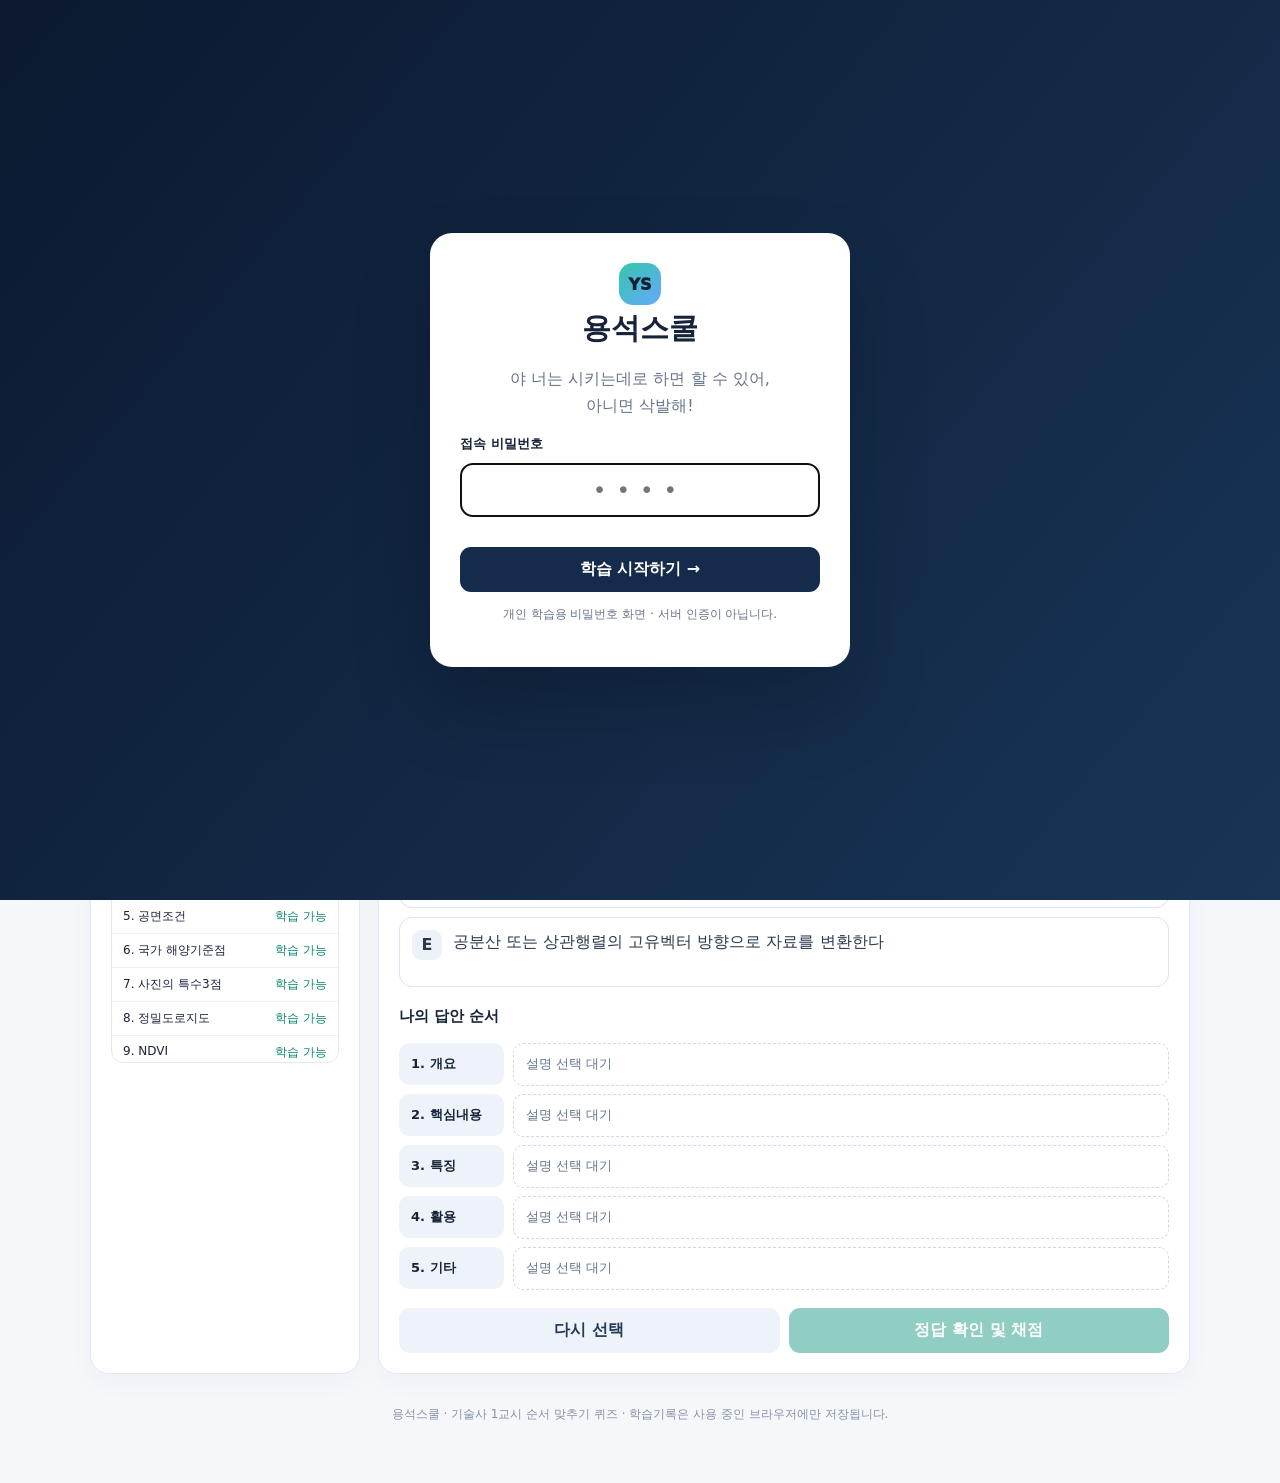
<file: index.html>
<!doctype html><html lang="ko"><head><meta charset="utf-8"><meta name="viewport" content="width=device-width,initial-scale=1,viewport-fit=cover"><meta name="theme-color" content="#101b30"><title>용석스쿨 | 측량기술사 1교시</title><style>
:root{font-family:system-ui,-apple-system,'Apple SD Gothic Neo','Malgun Gothic',sans-serif;color:#172338;background:#f5f7fb}*{box-sizing:border-box}body{margin:0}button,input,select{font:inherit}button{cursor:pointer}button:disabled{cursor:not-allowed;opacity:.45}.hidden{display:none!important}.shell{max-width:1140px;margin:auto;padding:20px 20px 60px}.mast{background:#101b30;color:white}.mast-inner{max-width:1140px;margin:auto;padding:20px;display:flex;align-items:center;gap:15px;justify-content:space-between}.brand{display:flex;align-items:center;gap:12px}.logo{height:42px;width:42px;border-radius:14px;background:linear-gradient(140deg,#35c6ab,#65a9fc);display:grid;place-items:center;font-weight:950;color:#102037}.brand h1{font-size:23px;margin:0}.brand p{font-size:12px;color:#c2cee5;margin:4px 0 0}.tag{color:#adc3e2;border:1px solid #405472;border-radius:100px;padding:8px 10px;font-size:12px}.hero{display:flex;flex-wrap:wrap;gap:12px;align-items:stretch;margin:15px 0 22px}.metric{flex:1;min-width:125px;background:white;border:1px solid #e3e9f1;border-radius:18px;padding:19px;box-shadow:0 5px 22px #13264209}.metric b{font-size:26px;display:block;margin-bottom:5px}.metric small{color:#70809a}.layout{display:grid;grid-template-columns:270px minmax(0,1fr);gap:18px}.panel{background:white;border:1px solid #e2e8f1;border-radius:19px;padding:20px;box-shadow:0 8px 25px #273c5a09}.side h2{font-size:15px;margin:0 0 14px}.side label{font-size:12px;color:#68768e;display:block;margin:14px 0 7px}.side select,.side input{width:100%;border:1px solid #d7dfeb;border-radius:10px;padding:12px;color:#21314b;background:white}.btn{border:0;border-radius:11px;padding:12px 15px;background:#142b4b;color:white;font-weight:750;min-height:44px}.btn.secondary{background:#eef3f9;color:#213a5a}.btn.good{background:#0b927b}.btn.block{width:100%}.side .btn{margin-top:16px}.muted{color:#6c7b91}.tiny{font-size:12px;line-height:1.5}.intro{display:flex;justify-content:space-between;gap:12px;align-items:center}.intro h2{font-size:21px;margin:7px 0}.eyebrow{color:#0c8d7a;font-weight:750;font-size:12px;letter-spacing:.04em}.question{background:#f1f6fb;border:1px solid #e2ebf4;border-radius:15px;padding:17px;margin:18px 0}.question h3{font-size:20px;line-height:1.48;margin:7px 0}.question p{font-size:13px;color:#728199;margin:0}.pick-title{font-size:15px;margin:20px 0 10px}.choices{display:grid;gap:9px}.choice{width:100%;border:1px solid #dce4ef;border-radius:13px;background:white;color:#28394e;padding:12px;display:flex;text-align:left;gap:11px;align-items:flex-start;line-height:1.52;min-height:70px}.choice:disabled{opacity:.52}.choice .letter{background:#edf2f8;border-radius:9px;min-width:30px;height:30px;display:grid;place-items:center;font-weight:800}.choice:not(:disabled):hover{border-color:#0b927b;background:#f5fdfa}.slots{display:grid;gap:8px;margin:17px 0}.slot{display:grid;grid-template-columns:105px minmax(0,1fr);align-items:center;gap:9px}.slot-name{background:#edf3f9;padding:12px;border-radius:10px;font-size:13px;font-weight:800}.slot-val{display:flex;align-items:center;min-height:43px;padding:9px 12px;border:1px dashed #ced9e6;border-radius:10px;font-size:13px;color:#66758c;justify-content:space-between;gap:10px}.slot-val.filled{color:#1d3556;border-style:solid}.slot-val.correct{background:#ecfbf3;border-color:#81d6b2}.slot-val.wrong{background:#fff0f0;border-color:#eca4a4}.slot-val button{border:0;background:transparent;color:#d04c56;font-weight:bold}.actions{display:flex;gap:9px;justify-content:space-between;flex-wrap:wrap;margin-top:18px}.actions .btn{flex:1}.result{margin-top:18px;background:#eef9f5;border-radius:12px;padding:16px}.result strong{font-size:24px}.lock{position:fixed;inset:0;z-index:50;background:linear-gradient(130deg,#0c1930,#183556);display:grid;place-items:center;padding:20px}.lock-card{background:white;width:min(100%,420px);padding:30px;border-radius:22px;text-align:center;box-shadow:0 40px 80px #0003}.lock-card h2{font-size:29px;margin:4px}.lock-card p{color:#66758b;line-height:1.7}.lock-card input{width:100%;text-align:center;font-size:23px;letter-spacing:10px;padding:13px;border:1px solid #d5deea;border-radius:12px;margin:10px 0 12px}.lock-card .btn{width:100%}.notice{background:#fff8e8;border:1px solid #f4e5bd;border-radius:12px;color:#775b21;padding:12px;font-size:12px;line-height:1.6;margin-top:18px}.footer{color:#8692a5;text-align:center;font-size:12px;padding-top:32px}.list{max-height:300px;overflow:auto;margin-top:10px;border-radius:12px;border:1px solid #e1e8f1}.list-item{padding:8px 11px;border-bottom:1px solid #edf1f7;font-size:12px}.list-item:last-child{border:0}.list-item em{float:right;font-style:normal;color:#0a856f}.list-item .pending{color:#9aa5b4}.toast{color:#b3363b;font-size:13px;min-height:18px}.progress{height:7px;border-radius:9px;background:#e9eef6;overflow:hidden;margin-top:10px}.progress span{display:block;height:100%;background:#0b927b;transition:width .2s}.pill{font-size:11px;background:#eaf8f3;border-radius:100px;color:#0a8c71;padding:6px 10px}.key-result{margin-top:8px;font-size:13px;color:#31415a;line-height:1.7}.key-result p{margin:8px 0}.quick-controls{display:flex;gap:8px;align-items:center}.quick-controls button{padding:8px 10px;background:transparent;color:#c4d4e9;border:1px solid #405472;border-radius:9px;font-size:12px}#mainArea:focus{outline:none}@media(max-width:760px){.layout{grid-template-columns:1fr}.shell{padding:14px 13px 40px}.mast-inner{padding:13px}.brand h1{font-size:19px}.brand p{font-size:10px}.tag{display:none}.hero{gap:8px}.metric{padding:13px;border-radius:13px;min-width:90px}.metric b{font-size:21px}.panel{padding:15px;border-radius:15px}.side{order:2}.content{order:1}.question h3{font-size:17px}.slot{grid-template-columns:87px minmax(0,1fr)}.slot-name{font-size:12px;padding:10px}.choice{font-size:13px;padding:10px}.intro h2{font-size:17px}}@media(min-width:761px) and (max-width:1100px){.layout{grid-template-columns:225px minmax(0,1fr)}}

/* Version 0.2 · subject-specific concept diagrams */
.question-feature{display:grid;grid-template-columns:minmax(0,1fr) 245px;gap:16px;align-items:center}
.concept-art{min-width:0;border:1px solid #d8e5f1;border-radius:14px;overflow:hidden;background:#e9f3fb;box-shadow:0 2px 8px #18375909}
.concept-art svg{display:block;width:100%;height:auto;aspect-ratio:360/210}
.concept-caption{text-align:center;color:#6b7990;font-size:11px;padding:6px 8px;background:#fff}
@media(max-width:780px){.question-feature{grid-template-columns:minmax(0,1fr) 180px;gap:10px}}
@media(max-width:540px){.question-feature{grid-template-columns:1fr}.concept-art{max-width:100%;}.concept-art svg{max-height:175px}.question{padding:12px}}

/* v1.1 detailed review infographic */
.infomodal{position:fixed;inset:0;z-index:9999;background:#091526d9;display:none;align-items:center;justify-content:center;padding:13px;overflow:auto}.infomodal.open{display:flex}.info-panel{position:relative;background:white;width:min(960px,100%);max-height:95dvh;overflow:auto;border-radius:20px;padding:22px;box-shadow:0 15px 60px #0005}.info-close{position:sticky;top:0;float:right;z-index:5;background:#edf2f8;border:0;border-radius:50%;width:38px;height:38px;font-size:22px;cursor:pointer}.info-head{background:linear-gradient(120deg,#122f50,#177f83);border-radius:14px;padding:18px 22px;color:#fff;margin-bottom:16px}.info-head h2{margin:3px 0 7px;font-size:clamp(19px,3vw,28px)}.info-head p{font-size:13px;margin:0;opacity:.85}.info-diagram{background:#f3f9fd;border-radius:12px;border:1px solid #d9e6f0;margin-bottom:16px;padding:10px}.info-diagram svg{width:100%;display:block;height:auto;max-height:210px}.info-steps{display:grid;grid-template-columns:repeat(5,minmax(0,1fr));gap:10px}.info-step{border:1px solid #dce4ed;border-top:5px solid var(--accent);border-radius:12px;padding:13px;min-width:0}.info-step b{display:block;color:#174b67;font-size:13px;margin-bottom:8px}.info-step p{font-size:13px;line-height:1.65;word-break:keep-all;overflow-wrap:anywhere;margin:0}.info-bottom{display:flex;gap:8px;justify-content:flex-end;margin-top:16px}.info-bottom button{cursor:pointer;border:0;border-radius:9px;padding:12px 17px;font-weight:700;background:#16777a;color:#fff}.info-bottom button.secondary{background:#e9eff4;color:#203955}@media(max-width:780px){.info-steps{grid-template-columns:1fr 1fr}.info-panel{padding:13px}}@media(max-width:460px){.infomodal{padding:5px}.info-steps{grid-template-columns:1fr}.info-head{padding:15px}}@media print{body>*:not(#infoModal){display:none!important}.infomodal{position:static;display:block!important;background:#fff;padding:0}.info-panel{max-height:none;overflow:visible;box-shadow:none;width:100%}.info-close,.info-bottom{display:none!important}.info-steps{grid-template-columns:repeat(5,1fr)}}
</style></head><body>
<div class="lock" id="lock"><div class="lock-card"><div class="logo" style="margin:auto">YS</div><h2>용석스쿨</h2><p>야 너는 시키는데로 하면 할 수 있어,<br>아니면 삭발해!</p><form id="lockForm"><label for="pw" style="display:block;text-align:left;font-weight:700;font-size:13px">접속 비밀번호</label><input id="pw" type="password" inputmode="numeric" maxlength="4" placeholder="••••" autocomplete="off" autofocus><div id="loginErr" class="toast" role="alert"></div><button class="btn" type="submit">학습 시작하기 →</button></form><p class="tiny">개인 학습용 비밀번호 화면 · 서버 인증이 아닙니다.</p></div></div>
<header class="mast"><div class="mast-inner"><div class="brand"><div class="logo">YS</div><div><h1>용석스쿨</h1><p>야 너는 시키는데로 하면 할 수 있어, 아니면 삭발해!</p></div></div><div class="quick-controls"><span class="tag">측량 및 지형공간정보 기술사</span><button type="button" id="logout">잠금</button></div></div></header>
<main class="shell" id="mainArea" tabindex="-1"><section class="hero"><div class="metric"><b id="mAll">184</b><small>엑셀 등록 용어</small></div><div class="metric"><b id="mReady">184</b><small>학습 가능 문제</small></div><div class="metric"><b id="mRate">—</b><small>나의 평균 정답률</small></div><div class="metric"><b id="mDone">0</b><small>완료한 학습 횟수</small></div></section><div class="layout"><aside class="panel side"><h2>학습 설정</h2><label for="mode">학습 방식</label><select id="mode"><option value="random">전체 무작위</option><option value="order">등록 순서</option><option value="wrong">오답 복습</option></select><label for="term">용어 선택</label><select id="term"></select><button id="start" class="btn block" type="button">새 문제 시작</button><div class="notice">이 버전은 엑셀의 184개 용어를 수록했으며, 184개 용어를 모두 출제합니다. 일부 약어 및 법령 관련 문제는 초안이므로 원문과 최신 기준을 확인하세요.</div><h2 style="margin-top:20px">용어 목록</h2><input id="search" placeholder="용어 검색" aria-label="용어 검색"><div id="termList" class="list"></div></aside><section class="panel content" id="quizPanel"><div class="intro"><div><span class="eyebrow">1교시 · 10점 · 순서 맞추기</span><h2 id="questionCount">기술사 답안 구성 훈련</h2></div><span class="pill" id="stage">5단계</span></div><div class="question"><div class="question-feature"><div><p id="qTopic">문제 01</p><h3 id="questionText">준비 중...</h3><p>아래 5개 설명을 순서대로 눌러 답안 흐름을 완성하세요.</p><div class="progress"><span id="bar" style="width:0%"></span></div></div><div class="concept-art" aria-label="문제 주제 개념 그림" role="img"><div id="conceptVisual"></div><div class="concept-caption">문제 주제 개념도</div></div></div></div><h3 class="pick-title">설명 보기 <span id="pickCount" class="muted tiny">0 / 5 선택</span></h3><div id="choices" class="choices"></div><h3 class="pick-title">나의 답안 순서</h3><div id="slots" class="slots"></div><div class="actions"><button class="btn secondary" id="reset" type="button">다시 선택</button><button class="btn good" id="check" type="button" disabled>정답 확인 및 채점</button><button class="btn good" id="explain" type="button" style="display:none">해설 · 인포그래픽 보기</button><button class="btn" id="next" type="button" style="display:none">다음 문제 →</button></div><div id="result" class="result hidden" aria-live="polite"></div></section></div><div class="footer">용석스쿨 · 기술사 1교시 순서 맞추기 퀴즈 · 학습기록은 사용 중인 브라우저에만 저장됩니다.</div></main>
<div class="infomodal" id="infoModal" role="dialog" aria-modal="true" aria-labelledby="infographicTitle"><div class="info-panel"><button type="button" class="info-close" id="infoClose" aria-label="닫기">×</button><div class="info-head"><div>용석스쿨 · 기술사 1교시 인포그래픽</div><h2 id="infographicTitle"></h2><p>개요 → 핵심내용 → 특징 → 활용 → 기타</p></div><div id="infoDiagram" class="info-diagram"></div><div id="infoSteps" class="info-steps"></div><p class="tiny" style="margin-top:12px">학습용 해설 초안이며 법령·규격의 최신 내용은 공식 원문과 대조가 필요합니다.</p><div class="info-bottom"><button type="button" id="infoPrint" class="secondary">인쇄 / PDF 저장</button><button type="button" id="infoDone">학습 계속하기</button></div></div></div><script>const QUESTION_BANK=[{"id":1,"term":"통합기준점","sections":["개요","핵심내용","특징","활용","기타"],"answers":["평면위치와 높이 및 중력 관련 성과를 연계하여 국토 위치기준을 제공하는 국가 측량기준점이다.","위성측량과 수준측량 등 관측성과를 결합하고 국가 기준체계에 따라 좌표와 높이 성과를 관리한다.","하나의 기준점에서 여러 측량기준 정보를 활용할 수 있어 측량작업의 연계성과 효율성이 높다.","공공측량, 지형도 제작, 건설측량 및 국가공간정보의 위치기준으로 활용된다.","기준점의 훼손 여부와 고시 성과를 확인하고, 필요한 경우 성과의 시기·기준계를 검토한다."]},{"id":2,"term":"편경사/확폭","sections":["개요","핵심내용","특징","활용","기타"],"answers":["도로 곡선구간에서 주행 안전성과 원활한 차량 통행을 위해 횡단경사를 조절하고 차로 폭을 넓히는 설계 요소이다.","편경사는 곡선부에서 횡단경사를 조정하는 것이며, 확폭은 차량의 곡선 주행 특성을 고려해 도로 폭을 추가 확보하는 것이다.","곡선반경·설계속도·차량의 주행궤적 등에 따라 적용량과 설치 구간이 달라진다.","도로 선형설계와 시공측량, 도로 개량 및 안전성 검토에 활용된다.","관련 도로 설계기준을 확인하고 완화구간에서 경사와 폭의 변화가 연속되도록 검토한다."]},{"id":3,"term":"항공라이다수심측량","sections":["개요","핵심내용","특징","활용","기타"],"answers":["항공기 등에 탑재한 레이저 센서로 수면과 해저 반사신호를 이용하여 연안의 수심 및 지형을 측정하는 기법이다.","일반적으로 수면 검출용 신호와 수중 투과가 가능한 녹색 파장 레이저의 반사시간 등을 분석하여 수심을 산정한다.","넓은 연안을 빠르게 취득할 수 있으나 탁도·파랑·수심·해저 반사특성에 따라 탐측 가능 범위가 달라진다.","해안선 인접 천해측량, 연안지형 모델링, 해양공간정보 및 재해 조사에 활용된다.","조위·굴절·기준면 보정과 독립 검측으로 수심 성과의 정확도를 확인해야 한다."]},{"id":4,"term":"공선조건","sections":["개요","핵심내용","특징","활용","기타"],"answers":["사진측량에서 대상점, 투영중심 및 영상점이 하나의 직선 위에 존재한다는 중심투영의 기하학적 조건이다.","영상좌표와 대상점의 지상좌표를 사진의 위치·자세 및 내부표정요소로 연결하는 공선조건식을 구성한다.","비선형 관측방정식이므로 초기 근사값을 사용한 반복 최소제곱조정이 일반적으로 적용된다.","공간후방교회, 항공삼각측량, 번들조정 및 영상 기반 3차원 복원에 활용된다.","영상점의 측정오차, 렌즈왜곡 및 지상기준점 배치를 함께 검토해야 한다."]},{"id":5,"term":"공면조건","sections":["개요","핵심내용","특징","활용","기타"],"answers":["두 사진의 투영중심과 동일 대상점에 대응하는 두 영상광선이 하나의 평면을 이루는 기하학적 조건이다.","두 영상에서 생성한 대응 광선과 기선벡터 사이의 공면 관계를 식으로 나타내 상대적인 사진 자세를 결정한다.","대상점의 절대 지상좌표 없이도 대응점 관측으로 두 사진 간 상대방향을 추정할 수 있다.","상대표정, 스테레오 모델 구성 및 사진 간 상대자세 추정에 활용된다.","대응점의 분포와 오차, 기선 길이 및 기하적 취약성을 고려하여 잔차를 확인한다."]},{"id":6,"term":"국가 해양기준점","sections":["개요","핵심내용","특징","활용","기타"],"answers":["해양측량에서 위치·높이 또는 수심의 기준을 제공하도록 설치·관리하는 국가 차원의 해양 측량기준점이다.","해양 위치 및 기준면 관련 관측·성과를 연계하여 해양측량의 기준을 유지하고 활용한다.","해역별 조석과 기준면 특성을 고려해야 하며 육상 기준체계와의 연계가 중요하다.","해도 제작, 수로측량, 항만공사 및 연안관리 업무에서 기준점으로 활용된다.","사용 목적에 따른 수직기준면과 최신 고시 성과를 확인해야 한다."]},{"id":7,"term":"사진의 특수3점","sections":["개요","핵심내용","특징","활용","기타"],"answers":["항공사진의 기하 해석에 사용되는 주점, 연직점 및 등각점을 말한다.","주점은 사진면과 광축의 교점, 연직점은 투영중심을 지나는 연직선과 사진면의 교점, 등각점은 주점과 연직점 사이의 각을 이등분하는 방향의 교점이다.","사진이 경사지면 세 점이 서로 달라지고, 수직사진에 가까워질수록 위치 차이가 작아진다.","경사사진의 기하학적 해석, 사진 좌표계 이해 및 영상 변위 분석에 활용된다.","세 점의 정의는 이상적인 중심투영 기하에 따른 것이며 렌즈왜곡 등 실제 카메라 특성을 별도로 고려한다."]},{"id":8,"term":"정밀도로지도","sections":["개요","핵심내용","특징","활용","기타"],"answers":["자율주행 등 정밀 위치기반 서비스에 필요한 차로 단위 도로시설과 도로형상을 상세하게 구축한 지도 데이터이다.","차선·도로경계·표지 등 도로 객체의 위치와 속성을 정해진 데이터 구조로 표현한다.","일반 도로지도보다 상세한 차로 수준 정보를 제공하며 최신성·정확도 관리가 중요하다.","자율주행 경로계획, 도로시설 관리, 도로 디지털트윈 및 교통 분석에 활용된다.","제작 규격·좌표기준·갱신 주기와 현장 검증 절차를 함께 관리해야 한다."]},{"id":9,"term":"NDVI","sections":["개요","핵심내용","특징","활용","기타"],"answers":["식생의 활력과 분포를 나타내기 위해 근적외선과 적색 밴드의 반사율 차이를 정규화한 식생지수이다.","NDVI=(NIR−Red)/(NIR+Red)로 계산하며 NIR은 근적외선, Red는 적색 밴드 반사율이다.","통상 −1에서 +1 사이의 값을 가지며 식생 상태를 비교하는 데 유용하지만 토양과 대기의 영향도 받는다.","산림 모니터링, 농작물 생육 분석, 녹지 변화탐지 등에 활용된다.","영상의 시기·센서·대기보정 차이를 고려해 같은 조건으로 비교하는 것이 바람직하다."]},{"id":10,"term":"영상재배열","sections":["개요","핵심내용","특징","활용","기타"],"answers":["영상의 픽셀을 기하변환 결과에 맞는 새로운 격자 위치로 옮기거나 화소값을 재산정하는 과정이다.","원본 좌표와 출력 영상 좌표의 대응관계를 계산하고 최근린·양선형·3차 회선 등의 보간법으로 화소값을 결정한다.","보간법에 따라 원본 화소값의 보존 정도와 영상의 부드러움·선명도가 달라진다.","정사영상 제작, 영상 정합, 좌표계 변환 및 위성영상 기하보정에 활용된다.","범주형 데이터는 최근린 보간을 우선 검토하며 연속형 영상은 목적에 맞게 보간법을 선택한다."]},{"id":11,"term":"지성선","sections":["개요","핵심내용","특징","활용","기타"],"answers":["지형의 형상을 특징짓는 능선·계곡선 등 주요 선형 지형요소를 말한다.","지형의 고저 변화와 배수 방향 등을 해석하여 능선·계곡선 및 경사 변환부를 식별한다.","지형의 골격을 표현하므로 등고선이나 불규칙삼각망 구성의 지형 재현성을 높인다.","수치지형도 제작, DEM/TIN 구축, 유역 분석 및 지형 해석에 활용된다.","지성선의 불연속이나 잘못된 교차는 지형 모델 왜곡을 일으키므로 연속성과 위상관계를 검사한다."]},{"id":12,"term":"측량오차의 종류","sections":["개요","핵심내용","특징","활용","기타"],"answers":["측량값과 참값의 차이를 측량오차라 하며 발생 특성에 따라 오차를 구분하여 관리한다.","일반적으로 정오차(계통오차), 우연오차(확률오차), 과실(착오) 등으로 구분하고 각각 다른 방법으로 처리한다.","계통오차는 반복되는 규칙성이 있고 우연오차는 통계적으로 나타나며 과실은 비정상적인 관측이나 처리로 발생한다.","관측계획, 성과 검정, 최소제곱조정 및 측량 품질관리에 활용된다.","기기 검교정·반복관측·이상치 점검으로 원인을 관리하며 과실을 단순 평균으로 해결해서는 안 된다."]},{"id":13,"term":"위성기준점","sections":["개요","핵심내용","특징","활용","기타"],"answers":["GNSS 관측을 통해 기준 좌표를 제공하는 상시 관측 또는 관리 기준점이다 ","위성 신호를 연속 관측하여 기준좌표와 관측 자료를 제공한다","관측환경·신호품질과 기준좌표계가 결과에 영향을 주므로 오차 모델과 기준 정보의 일관성이 중요하다.","위치결정, 측지기준망 유지, 이동체 항법 및 측량성과 연결에 활용한다.","적용 전 관측 시각·좌표기준·장비 및 데이터 형식의 호환성을 확인한다."],"review_needed":false},{"id":14,"term":"수직위치 기준","sections":["개요","핵심내용","특징","활용","기타"],"answers":["높이나 수심의 수직좌표를 정하는 기준면 및 기준체계이다 특정 관측·처리 목적에 맞추어 사용된다.","표고·수심의 종류에 맞춰 기준면과 기준점 사이의 관계를 정한다","관측 방법과 환경·장비 특성에 따라 오차가 달라지므로 정확도 평가가 필요하다.","기준점 측량, 현장 시공, 지형 모델링과 측량성과의 품질관리에 활용한다.","관측조건과 기준정보를 기록하고 독립 검사·오차 분석으로 결과를 확인한다."],"review_needed":false},{"id":15,"term":"완화곡선","sections":["개요","핵심내용","특징","활용","기타"],"answers":["직선과 원곡선 사이에서 곡률을 연속적으로 변화시키는 선형이다 특정 관측·처리 목적에 맞추어 사용된다.","곡선반경 변화와 편경사 도입을 연계하여 주행 상태를 부드럽게 연결한다","관측 방법과 환경·장비 특성에 따라 오차가 달라지므로 정확도 평가가 필요하다.","기준점 측량, 현장 시공, 지형 모델링과 측량성과의 품질관리에 활용한다.","관측조건과 기준정보를 기록하고 독립 검사·오차 분석으로 결과를 확인한다."],"review_needed":false},{"id":16,"term":"SLR","sections":["개요","핵심내용","특징","활용","기타"],"answers":["인공위성에 레이저 펄스를 발사하고 왕복시간으로 거리를 측정하는 위성레이저측거이다 ","정밀한 시간측정과 위성 반사체 관측을 활용한다","관측환경·신호품질과 기준좌표계가 결과에 영향을 주므로 오차 모델과 기준 정보의 일관성이 중요하다.","위치결정, 측지기준망 유지, 이동체 항법 및 측량성과 연결에 활용한다.","적용 전 관측 시각·좌표기준·장비 및 데이터 형식의 호환성을 확인한다."],"review_needed":false},{"id":17,"term":"MMS","sections":["개요","핵심내용","특징","활용","기타"],"answers":["이동체에 센서와 위치·자세측정 장치를 탑재해 이동하며 공간정보를 취득하는 시스템이다 ","GNSS·INS·카메라·라이다를 동기화하여 위치가 부여된 자료를 생성한다","관측 방법과 환경·장비 특성에 따라 오차가 달라지므로 정확도 평가가 필요하다.","기준점 측량, 현장 시공, 지형 모델링과 측량성과의 품질관리에 활용한다.","관측조건과 기준정보를 기록하고 독립 검사·오차 분석으로 결과를 확인한다."],"review_needed":false},{"id":18,"term":"SLAM","sections":["개요","핵심내용","특징","활용","기타"],"answers":["센서 관측으로 지도를 작성하면서 센서 자신의 위치를 동시에 추정하는 기술이다 ","이동 중 특징점 대응과 상태추정을 반복하며 위치와 지도를 갱신한다","관측 방법과 환경·장비 특성에 따라 오차가 달라지므로 정확도 평가가 필요하다.","기준점 측량, 현장 시공, 지형 모델링과 측량성과의 품질관리에 활용한다.","관측조건과 기준정보를 기록하고 독립 검사·오차 분석으로 결과를 확인한다."],"review_needed":false},{"id":19,"term":"수로측량의 기준과 등급","sections":["개요","핵심내용","특징","활용","기타"],"answers":["수로측량 성과의 기준면과 요구 정확도에 따라 측량을 구분하고 관리하는 체계이다 ","측량 목적에 따라 수심 기준면·위치기준·불확실도 요건을 설정한다","수환경과 기준면 변화의 영향을 받아 관측 조건에 따른 불확실도 평가가 중요하다.","연안관리, 수로조사, 해양안전 및 지형·시설물 조사에 활용한다.","조석·기준면·음속 등 해당 관측에 적용되는 보정과 검사 절차를 확인한다."],"review_needed":false},{"id":20,"term":"세밀도(LOD)","sections":["개요","핵심내용","특징","활용","기타"],"answers":["대상 객체를 어느 정도 상세하게 표현하는지를 나타내는 수준이다 ","축척·용도에 따라 기하와 속성의 표현 단계를 선택한다","표현 단위·자료구조·시점과 품질 수준에 따라 분석 적합성과 재현성이 달라진다.","공간데이터 제작·통합, 위치기반 서비스, 국토 분석 및 업무 의사결정에 활용한다.","좌표계·자료 출처·갱신시점과 정확도·위상 적합성을 함께 점검한다."],"review_needed":false},{"id":21,"term":"RINEX","sections":["개요","핵심내용","특징","활용","기타"],"answers":["서로 다른 GNSS 수신기에서 관측자료를 교환하기 위한 표준 텍스트 형식이다 ","위성 관측값·항법정보 등을 장비에 독립적인 형식으로 저장한다","관측환경·신호품질과 기준좌표계가 결과에 영향을 주므로 오차 모델과 기준 정보의 일관성이 중요하다.","위치결정, 측지기준망 유지, 이동체 항법 및 측량성과 연결에 활용한다.","적용 전 관측 시각·좌표기준·장비 및 데이터 형식의 호환성을 확인한다."],"review_needed":false},{"id":22,"term":"RTCM","sections":["개요","핵심내용","특징","활용","기타"],"answers":["GNSS 측위 보정정보를 교환하는 데 활용되는 표준 메시지 체계이다 ","기준국 보정정보 등을 정해진 메시지 구조로 전송한다","관측환경·신호품질과 기준좌표계가 결과에 영향을 주므로 오차 모델과 기준 정보의 일관성이 중요하다.","위치결정, 측지기준망 유지, 이동체 항법 및 측량성과 연결에 활용한다.","적용 전 관측 시각·좌표기준·장비 및 데이터 형식의 호환성을 확인한다."],"review_needed":false},{"id":23,"term":"NMEA","sections":["개요","핵심내용","특징","활용","기타"],"answers":["항법장비의 위치·시간·상태정보 등을 교환하는 문장 형식이다 특정 관측·처리 목적에 맞추어 사용된다.","위치와 위성상태 자료를 정의된 문장 구조와 필드로 제공한다","관측환경·신호품질과 기준좌표계가 결과에 영향을 주므로 오차 모델과 기준 정보의 일관성이 중요하다.","위치결정, 측지기준망 유지, 이동체 항법 및 측량성과 연결에 활용한다.","적용 전 관측 시각·좌표기준·장비 및 데이터 형식의 호환성을 확인한다."],"review_needed":false},{"id":24,"term":"VLBI","sections":["개요","핵심내용","특징","활용","기타"],"answers":["먼 거리의 전파망원경이 동일 천체 전파신호를 관측하여 시간차를 분석하는 초장기선 전파간섭계이다 ","기선 길이와 지구 자전 관련 파라미터를 정밀 추정한다","관측환경·신호품질과 기준좌표계가 결과에 영향을 주므로 오차 모델과 기준 정보의 일관성이 중요하다.","위치결정, 측지기준망 유지, 이동체 항법 및 측량성과 연결에 활용한다.","적용 전 관측 시각·좌표기준·장비 및 데이터 형식의 호환성을 확인한다."],"review_needed":false},{"id":25,"term":"디지털트윈","sections":["개요","핵심내용","특징","활용","기타"],"answers":["현실 대상의 상태와 변화를 디지털 모델에 연계하는 체계이다 특정 관측·처리 목적에 맞추어 사용된다.","공간모델과 관측·운영 데이터를 연결해 분석과 모의를 수행한다","표현 단위·자료구조·시점과 품질 수준에 따라 분석 적합성과 재현성이 달라진다.","공간데이터 제작·통합, 위치기반 서비스, 국토 분석 및 업무 의사결정에 활용한다.","좌표계·자료 출처·갱신시점과 정확도·위상 적합성을 함께 점검한다."],"review_needed":false},{"id":26,"term":"지구중심좌표계","sections":["개요","핵심내용","특징","활용","기타"],"answers":["지구 질량중심을 원점으로 하는 3차원 공간좌표 체계이다 특정 관측·처리 목적에 맞추어 사용된다.","원점·축 방향·기준시점을 정의하여 X·Y·Z로 위치를 표현한다","관측환경·신호품질과 기준좌표계가 결과에 영향을 주므로 오차 모델과 기준 정보의 일관성이 중요하다.","위치결정, 측지기준망 유지, 이동체 항법 및 측량성과 연결에 활용한다.","적용 전 관측 시각·좌표기준·장비 및 데이터 형식의 호환성을 확인한다."],"review_needed":false},{"id":27,"term":"ITRF","sections":["개요","핵심내용","특징","활용","기타"],"answers":["국제지구기준좌표계의 구체적 실현인 국제지구기준좌표틀이다 특정 관측·처리 목적에 맞추어 사용된다.","국제 관측망의 위치와 속도 성과를 통합하여 지구기준틀을 구현한다","관측환경·신호품질과 기준좌표계가 결과에 영향을 주므로 오차 모델과 기준 정보의 일관성이 중요하다.","위치결정, 측지기준망 유지, 이동체 항법 및 측량성과 연결에 활용한다.","적용 전 관측 시각·좌표기준·장비 및 데이터 형식의 호환성을 확인한다."],"review_needed":false},{"id":28,"term":"WGS","sections":["개요","핵심내용","특징","활용","기타"],"answers":["지구 전체에 적용하는 세계측지기준 계열의 체계이다 특정 관측·처리 목적에 맞추어 사용된다.","지구중심 기준과 기준타원체 등으로 지리좌표를 표현한다","관측환경·신호품질과 기준좌표계가 결과에 영향을 주므로 오차 모델과 기준 정보의 일관성이 중요하다.","위치결정, 측지기준망 유지, 이동체 항법 및 측량성과 연결에 활용한다.","적용 전 관측 시각·좌표기준·장비 및 데이터 형식의 호환성을 확인한다."],"review_needed":false},{"id":29,"term":"DEM/DSM","sections":["개요","핵심내용","특징","활용","기타"],"answers":["DEM은 지표의 표고, DSM은 건물·수목 등의 상부 표면을 포함해 높이를 나타내는 모델이다 ","지면점과 지표면의 비지면 요소를 목적에 맞게 구분해 격자화한다","표현 단위·자료구조·시점과 품질 수준에 따라 분석 적합성과 재현성이 달라진다.","공간데이터 제작·통합, 위치기반 서비스, 국토 분석 및 업무 의사결정에 활용한다.","좌표계·자료 출처·갱신시점과 정확도·위상 적합성을 함께 점검한다."],"review_needed":false},{"id":30,"term":"최소제곱법","sections":["개요","핵심내용","특징","활용","기타"],"answers":["관측잔차의 가중 제곱합을 최소화해 미지수를 추정하는 방법이다 특정 관측·처리 목적에 맞추어 사용된다.","관측방정식과 가중치를 구성하고 정규방정식 등을 풀어 해를 구한다","관측 방법과 환경·장비 특성에 따라 오차가 달라지므로 정확도 평가가 필요하다.","기준점 측량, 현장 시공, 지형 모델링과 측량성과의 품질관리에 활용한다.","관측조건과 기준정보를 기록하고 독립 검사·오차 분석으로 결과를 확인한다."],"review_needed":false},{"id":31,"term":"조석관측","sections":["개요","핵심내용","특징","활용","기타"],"answers":["시간에 따른 해수면의 높이 변화를 측정하는 작업이다 특정 관측·처리 목적에 맞추어 사용된다.","조위계 자료를 수집하고 기준면·시간정보를 정리하여 조위변화를 분석한다","수환경과 기준면 변화의 영향을 받아 관측 조건에 따른 불확실도 평가가 중요하다.","연안관리, 수로조사, 해양안전 및 지형·시설물 조사에 활용한다.","조석·기준면·음속 등 해당 관측에 적용되는 보정과 검사 절차를 확인한다."],"review_needed":false},{"id":32,"term":"오차곡선(정규분포,확률곡선)","sections":["개요","핵심내용","특징","활용","기타"],"answers":["반복 관측오차가 어떤 확률분포를 따르는지 나타내는 곡선이다 특정 관측·처리 목적에 맞추어 사용된다.","평균과 분산을 이용해 정규분포 등 오차의 확률특성을 설명한다","관측 방법과 환경·장비 특성에 따라 오차가 달라지므로 정확도 평가가 필요하다.","기준점 측량, 현장 시공, 지형 모델링과 측량성과의 품질관리에 활용한다.","관측조건과 기준정보를 기록하고 독립 검사·오차 분석으로 결과를 확인한다."],"review_needed":false},{"id":33,"term":"유토곡선","sections":["개요","핵심내용","특징","활용","기타"],"answers":["토공량의 누적 차이를 거리별로 표시하여 절토·성토의 균형을 분석하는 곡선이다 ","측점별 토량을 누적해 토량 이동과 운반구간을 계획한다","관측 방법과 환경·장비 특성에 따라 오차가 달라지므로 정확도 평가가 필요하다.","기준점 측량, 현장 시공, 지형 모델링과 측량성과의 품질관리에 활용한다.","관측조건과 기준정보를 기록하고 독립 검사·오차 분석으로 결과를 확인한다."],"review_needed":false},{"id":34,"term":"기복변위","sections":["개요","핵심내용","특징","활용","기타"],"answers":["중심투영 영상에서 지형 높이차 때문에 물체의 영상 위치가 달라지는 변위이다 ","사진 중심과 지형 높이·촬영높이의 기하 관계로 변위량을 해석한다","센서의 촬영기하와 관측 조건, 공간·분광 해상도에 따라 분석 결과의 품질이 달라진다.","정사영상·3차원 모델 제작, 변화탐지 및 공간객체 판독에 활용한다.","표정정보·기준점·영상 품질과 독립 검증 자료를 함께 검토한다."],"review_needed":false},{"id":35,"term":"양차(기차,구차)","sections":["개요","핵심내용","특징","활용","기타"],"answers":["수준측량 등에서 지구곡률과 빛의 굴절에 기인하는 오차 성분이다 ","기차와 구차의 영향을 계산하고 관측 방법으로 상쇄 또는 보정한다","표현 단위·자료구조·시점과 품질 수준에 따라 분석 적합성과 재현성이 달라진다.","공간데이터 제작·통합, 위치기반 서비스, 국토 분석 및 업무 의사결정에 활용한다.","좌표계·자료 출처·갱신시점과 정확도·위상 적합성을 함께 점검한다."],"review_needed":false},{"id":36,"term":"항공삼각측량(AT)","sections":["개요","핵심내용","특징","활용","기타"],"answers":["항공사진 간 대응점과 기준점으로 사진들의 외부표정요소를 결정하는 과정이다 ","공액점과 기준점을 이용한 블록 조정으로 위치·자세를 추정한다","센서의 촬영기하와 관측 조건, 공간·분광 해상도에 따라 분석 결과의 품질이 달라진다.","정사영상·3차원 모델 제작, 변화탐지 및 공간객체 판독에 활용한다.","표정정보·기준점·영상 품질과 독립 검증 자료를 함께 검토한다."],"review_needed":false},{"id":37,"term":"흑체복사(흑체방사)","sections":["개요","핵심내용","특징","활용","기타"],"answers":["입사한 전자기복사를 이상적으로 흡수하는 물체의 열복사 특성이다 ","온도에 따른 복사 스펙트럼을 물리 법칙으로 설명한다","센서의 촬영기하와 관측 조건, 공간·분광 해상도에 따라 분석 결과의 품질이 달라진다.","정사영상·3차원 모델 제작, 변화탐지 및 공간객체 판독에 활용한다.","표정정보·기준점·영상 품질과 독립 검증 자료를 함께 검토한다."],"review_needed":false},{"id":38,"term":"GNSS신호","sections":["개요","핵심내용","특징","활용","기타"],"answers":["항법위성이 송신하는 반송파와 코드·항법메시지를 포함한 전파신호이다 ","수신기에서 코드 및 반송파 관측량을 추출하여 측위에 사용한다","관측환경·신호품질과 기준좌표계가 결과에 영향을 주므로 오차 모델과 기준 정보의 일관성이 중요하다.","위치결정, 측지기준망 유지, 이동체 항법 및 측량성과 연결에 활용한다.","적용 전 관측 시각·좌표기준·장비 및 데이터 형식의 호환성을 확인한다."],"review_needed":false},{"id":39,"term":"GNSS측위원리","sections":["개요","핵심내용","특징","활용","기타"],"answers":["위성과 수신기 사이의 거리 관측으로 수신기의 위치와 시각편차를 추정하는 원리이다 ","복수 위성의 관측자료와 위성 궤도·시계정보를 함께 처리한다","관측환경·신호품질과 기준좌표계가 결과에 영향을 주므로 오차 모델과 기준 정보의 일관성이 중요하다.","위치결정, 측지기준망 유지, 이동체 항법 및 측량성과 연결에 활용한다.","적용 전 관측 시각·좌표기준·장비 및 데이터 형식의 호환성을 확인한다."],"review_needed":false},{"id":40,"term":"위성의궤도정보(위성력)","sections":["개요","핵심내용","특징","활용","기타"],"answers":["위성의 위치를 시간에 따라 계산하기 위한 궤도정보이다 특정 관측·처리 목적에 맞추어 사용된다.","방송력 또는 정밀궤도력을 이용해 관측시각의 위성 위치를 구한다","관측환경·신호품질과 기준좌표계가 결과에 영향을 주므로 오차 모델과 기준 정보의 일관성이 중요하다.","위치결정, 측지기준망 유지, 이동체 항법 및 측량성과 연결에 활용한다.","적용 전 관측 시각·좌표기준·장비 및 데이터 형식의 호환성을 확인한다."],"review_needed":false},{"id":41,"term":"방송력과 케플러6요소","sections":["개요","핵심내용","특징","활용","기타"],"answers":["방송력은 항법위성이 제공하는 궤도정보이며 케플러 요소는 궤도 형상을 나타내는 기본 변수이다 ","궤도요소와 보정항을 사용해 위성의 위치를 시간별로 계산한다","관측환경·신호품질과 기준좌표계가 결과에 영향을 주므로 오차 모델과 기준 정보의 일관성이 중요하다.","위치결정, 측지기준망 유지, 이동체 항법 및 측량성과 연결에 활용한다.","적용 전 관측 시각·좌표기준·장비 및 데이터 형식의 호환성을 확인한다."],"review_needed":false},{"id":42,"term":"UTM,UPS","sections":["개요","핵심내용","특징","활용","기타"],"answers":["UTM은 중위도권, UPS는 극지방에서 사용하는 격자형 지도투영 체계이다 ","대상 위도대에 맞춰 서로 다른 투영 방식을 적용한다","관측환경·신호품질과 기준좌표계가 결과에 영향을 주므로 오차 모델과 기준 정보의 일관성이 중요하다.","위치결정, 측지기준망 유지, 이동체 항법 및 측량성과 연결에 활용한다.","적용 전 관측 시각·좌표기준·장비 및 데이터 형식의 호환성을 확인한다."],"review_needed":false},{"id":43,"term":"히스토그램변환(히스토그램평활화)","sections":["개요","핵심내용","특징","활용","기타"],"answers":["영상의 명암분포를 변환하여 대비를 개선하는 영상처리이다 특정 관측·처리 목적에 맞추어 사용된다.","원본 화소의 누적분포 등을 이용해 출력 밝기를 재배치한다","센서의 촬영기하와 관측 조건, 공간·분광 해상도에 따라 분석 결과의 품질이 달라진다.","정사영상·3차원 모델 제작, 변화탐지 및 공간객체 판독에 활용한다.","표정정보·기준점·영상 품질과 독립 검증 자료를 함께 검토한다."],"review_needed":false},{"id":44,"term":"영해기선/영해기점","sections":["개요","핵심내용","특징","활용","기타"],"answers":["영해의 폭을 측정하는 출발 기준선 및 이를 구성하는 기준점이다 ","해안 형상과 관련 법적 기준에 따라 기준점·기준선을 정한다","수환경과 기준면 변화의 영향을 받아 관측 조건에 따른 불확실도 평가가 중요하다.","연안관리, 수로조사, 해양안전 및 지형·시설물 조사에 활용한다.","조석·기준면·음속 등 해당 관측에 적용되는 보정과 검사 절차를 확인한다."],"review_needed":false},{"id":45,"term":"국가기준점","sections":["개요","핵심내용","특징","활용","기타"],"answers":["국토 측량성과의 위치·높이 기준을 제공하기 위해 국가가 설치·관리하는 기준점이다 ","기준망을 통해 좌표·표고 등 기준성과를 일관되게 연결한다","관측 방법과 환경·장비 특성에 따라 오차가 달라지므로 정확도 평가가 필요하다.","기준점 측량, 현장 시공, 지형 모델링과 측량성과의 품질관리에 활용한다.","관측조건과 기준정보를 기록하고 독립 검사·오차 분석으로 결과를 확인한다."],"review_needed":false},{"id":46,"term":"능동적센서/수동적센서(탐측기)","sections":["개요","핵심내용","특징","활용","기타"],"answers":["능동센서는 에너지를 송신하고 반사신호를 관측하며 수동센서는 자연·외부 에너지를 수신한다 ","레이더·라이다와 광학·열적외선 센서의 신호원 차이를 비교한다","센서의 촬영기하와 관측 조건, 공간·분광 해상도에 따라 분석 결과의 품질이 달라진다.","정사영상·3차원 모델 제작, 변화탐지 및 공간객체 판독에 활용한다.","표정정보·기준점·영상 품질과 독립 검증 자료를 함께 검토한다."],"review_needed":false},{"id":47,"term":"SIFT/SfM","sections":["개요","핵심내용","특징","활용","기타"],"answers":["SIFT는 영상 특징점 검출·기술 방법이고 SfM은 여러 영상으로 카메라 자세와 3차원 구조를 복원하는 기법이다 ","특징점 대응을 기반으로 영상 정합과 번들조정을 수행한다","센서의 촬영기하와 관측 조건, 공간·분광 해상도에 따라 분석 결과의 품질이 달라진다.","정사영상·3차원 모델 제작, 변화탐지 및 공간객체 판독에 활용한다.","표정정보·기준점·영상 품질과 독립 검증 자료를 함께 검토한다."],"review_needed":false},{"id":48,"term":"합성지오이드모델","sections":["개요","핵심내용","특징","활용","기타"],"answers":["중력자료와 측지관측 등을 결합하여 지오이드고를 제공하는 모델이다 ","중력장 해석과 관측 성과를 통합해 공간별 지오이드고를 추정한다","표현 단위·자료구조·시점과 품질 수준에 따라 분석 적합성과 재현성이 달라진다.","공간데이터 제작·통합, 위치기반 서비스, 국토 분석 및 업무 의사결정에 활용한다.","좌표계·자료 출처·갱신시점과 정확도·위상 적합성을 함께 점검한다."],"review_needed":false},{"id":49,"term":"KNGeoid18","sections":["개요","핵심내용","특징","활용","기타"],"answers":["우리나라 지역에 적용되는 국가지오이드 모델의 한 버전이다 특정 관측·처리 목적에 맞추어 사용된다.","타원체고와 정표고 등 높이변환에 필요한 지오이드고를 제공한다","표현 단위·자료구조·시점과 품질 수준에 따라 분석 적합성과 재현성이 달라진다.","공간데이터 제작·통합, 위치기반 서비스, 국토 분석 및 업무 의사결정에 활용한다.","좌표계·자료 출처·갱신시점과 정확도·위상 적합성을 함께 점검한다."],"review_needed":false},{"id":50,"term":"메타데이터","sections":["개요","핵심내용","특징","활용","기타"],"answers":["데이터의 내용·출처·품질·좌표계 등을 기술하는 데이터에 관한 정보이다 ","표준 항목으로 취득·처리·관리 이력을 기록한다","표현 단위·자료구조·시점과 품질 수준에 따라 분석 적합성과 재현성이 달라진다.","공간데이터 제작·통합, 위치기반 서비스, 국토 분석 및 업무 의사결정에 활용한다.","좌표계·자료 출처·갱신시점과 정확도·위상 적합성을 함께 점검한다."],"review_needed":false},{"id":51,"term":"OTF(On The Fly)","sections":["개요","핵심내용","특징","활용","기타"],"answers":["서로 다른 좌표계의 공간데이터를 화면에서 실시간 좌표변환하여 겹쳐 표시하는 기능이다 ","프로젝트 기준좌표계에 맞춰 표시 좌표를 변환한다","표현 단위·자료구조·시점과 품질 수준에 따라 분석 적합성과 재현성이 달라진다.","공간데이터 제작·통합, 위치기반 서비스, 국토 분석 및 업무 의사결정에 활용한다.","좌표계·자료 출처·갱신시점과 정확도·위상 적합성을 함께 점검한다."],"review_needed":false},{"id":52,"term":"실내공간정보데이터표준(city gml,indoor gml)","sections":["개요","핵심내용","특징","활용","기타"],"answers":["실내 객체와 연결·공간구조를 교환하기 위한 공간정보 표준 체계이다 ","CityGML의 도시객체 표현과 IndoorGML의 실내 이동·연결 모델을 구분하여 사용한다","표현 단위·자료구조·시점과 품질 수준에 따라 분석 적합성과 재현성이 달라진다.","공간데이터 제작·통합, 위치기반 서비스, 국토 분석 및 업무 의사결정에 활용한다.","좌표계·자료 출처·갱신시점과 정확도·위상 적합성을 함께 점검한다."],"review_needed":false},{"id":53,"term":"교호수준측량","sections":["개요","핵심내용","특징","활용","기타"],"answers":["장애물 양쪽에서 양방향 관측을 교대로 실시해 표고차를 구하는 수준측량법이다 ","양쪽 기기 설치와 상호 관측으로 시준길이 차이의 영향을 줄인다","관측 방법과 환경·장비 특성에 따라 오차가 달라지므로 정확도 평가가 필요하다.","기준점 측량, 현장 시공, 지형 모델링과 측량성과의 품질관리에 활용한다.","관측조건과 기준정보를 기록하고 독립 검사·오차 분석으로 결과를 확인한다."],"review_needed":false},{"id":54,"term":"정밀도,정확도","sections":["개요","핵심내용","특징","활용","기타"],"answers":["정밀도는 반복값의 산포 정도이며 정확도는 기준값에 대한 근접성을 뜻한다 ","반복성 통계와 기준값 대비 편차를 구분해 평가한다","관측 방법과 환경·장비 특성에 따라 오차가 달라지므로 정확도 평가가 필요하다.","기준점 측량, 현장 시공, 지형 모델링과 측량성과의 품질관리에 활용한다.","관측조건과 기준정보를 기록하고 독립 검사·오차 분석으로 결과를 확인한다."],"review_needed":false},{"id":55,"term":"온맵(On Map)","sections":["개요","핵심내용","특징","활용","기타"],"answers":["공간정보를 지도 위에서 제공하는 서비스 또는 플랫폼을 가리키는 용어이다 ","자료의 제공주체·서비스 버전에 따라 기능 범위를 확인해야 한다","표현 단위·자료구조·시점과 품질 수준에 따라 분석 적합성과 재현성이 달라진다.","공간데이터 제작·통합, 위치기반 서비스, 국토 분석 및 업무 의사결정에 활용한다.","이 항목은 약어·표기 또는 기준의 확인이 필요하므로 원본 교재와 공식 자료로 뜻과 적용 범위를 교차 검토한다."],"review_needed":true},{"id":56,"term":"편심계산(귀심)","sections":["개요","핵심내용","특징","활용","기타"],"answers":["기기점이나 표적점이 기준점과 떨어져 있을 때 관측성과를 기준점 위치로 환산하는 계산이다 ","편심거리와 방향을 측정하여 각·거리 관측에 기하학적 보정을 적용한다","관측 방법과 환경·장비 특성에 따라 오차가 달라지므로 정확도 평가가 필요하다.","기준점 측량, 현장 시공, 지형 모델링과 측량성과의 품질관리에 활용한다.","관측조건과 기준정보를 기록하고 독립 검사·오차 분석으로 결과를 확인한다."],"review_needed":false},{"id":57,"term":"자오선수차","sections":["개요","핵심내용","특징","활용","기타"],"answers":["측지좌표의 자오선과 투영 격자 북쪽 사이의 방향 차이이다 특정 관측·처리 목적에 맞추어 사용된다.","투영 위치와 자오선 수렴 관계로 방향 보정량을 계산한다","관측 방법과 환경·장비 특성에 따라 오차가 달라지므로 정확도 평가가 필요하다.","기준점 측량, 현장 시공, 지형 모델링과 측량성과의 품질관리에 활용한다.","관측조건과 기준정보를 기록하고 독립 검사·오차 분석으로 결과를 확인한다."],"review_needed":false},{"id":58,"term":"지구중심지구고정좌표계","sections":["개요","핵심내용","특징","활용","기타"],"answers":["지구 중심에 원점을 두고 지구 회전에 따라 축이 함께 회전하는 3차원 좌표계이다 ","X·Y·Z 직교좌표로 지상점 위치를 표현한다","관측환경·신호품질과 기준좌표계가 결과에 영향을 주므로 오차 모델과 기준 정보의 일관성이 중요하다.","위치결정, 측지기준망 유지, 이동체 항법 및 측량성과 연결에 활용한다.","적용 전 관측 시각·좌표기준·장비 및 데이터 형식의 호환성을 확인한다."],"review_needed":false},{"id":59,"term":"3중차분(반송파위상차)","sections":["개요","핵심내용","특징","활용","기타"],"answers":["GNSS 반송파 위상 관측을 수신기·위성·시각에 대해 차분하는 방법이다 ","이중차분을 시간 차분해 정수 모호성 등 일부 상수 성분을 소거한다","관측환경·신호품질과 기준좌표계가 결과에 영향을 주므로 오차 모델과 기준 정보의 일관성이 중요하다.","위치결정, 측지기준망 유지, 이동체 항법 및 측량성과 연결에 활용한다.","적용 전 관측 시각·좌표기준·장비 및 데이터 형식의 호환성을 확인한다."],"review_needed":false},{"id":60,"term":"가우스상사이중투영법","sections":["개요","핵심내용","특징","활용","기타"],"answers":["회전타원체상의 위치를 중간 투영면 등을 거쳐 평면에 표현하는 투영법이다 ","타원체와 평면 간 관계를 단계적으로 처리하는 방법을 해석한다","관측 방법과 환경·장비 특성에 따라 오차가 달라지므로 정확도 평가가 필요하다.","기준점 측량, 현장 시공, 지형 모델링과 측량성과의 품질관리에 활용한다.","관측조건과 기준정보를 기록하고 독립 검사·오차 분석으로 결과를 확인한다."],"review_needed":false},{"id":61,"term":"레이저사진측량(LiDAR)","sections":["개요","핵심내용","특징","활용","기타"],"answers":["레이저 펄스의 반사시간 등으로 대상의 3차원 위치를 취득하는 기술이다 ","거리 관측값과 스캐너 방향·센서의 위치자세를 결합해 점군을 계산한다","센서의 촬영기하와 관측 조건, 공간·분광 해상도에 따라 분석 결과의 품질이 달라진다.","정사영상·3차원 모델 제작, 변화탐지 및 공간객체 판독에 활용한다.","표정정보·기준점·영상 품질과 독립 검증 자료를 함께 검토한다."],"review_needed":false},{"id":62,"term":"GNSS위치보강시스템(SBAS,GBAS)","sections":["개요","핵심내용","특징","활용","기타"],"answers":["GNSS 측위의 정확도·무결성 등을 보완하기 위해 보정정보를 제공하는 시스템이다 ","SBAS는 광역 위성기반, GBAS는 지상기반 보강을 활용한다","관측환경·신호품질과 기준좌표계가 결과에 영향을 주므로 오차 모델과 기준 정보의 일관성이 중요하다.","위치결정, 측지기준망 유지, 이동체 항법 및 측량성과 연결에 활용한다.","적용 전 관측 시각·좌표기준·장비 및 데이터 형식의 호환성을 확인한다."],"review_needed":false},{"id":63,"term":"KASS(한국형위치보강시스템)","sections":["개요","핵심내용","특징","활용","기타"],"answers":["우리나라의 위성기반 GNSS 보강시스템이다 특정 관측·처리 목적에 맞추어 사용된다.","기준국 자료로 산출한 보정·무결성 정보를 위성으로 제공한다","관측환경·신호품질과 기준좌표계가 결과에 영향을 주므로 오차 모델과 기준 정보의 일관성이 중요하다.","위치결정, 측지기준망 유지, 이동체 항법 및 측량성과 연결에 활용한다.","적용 전 관측 시각·좌표기준·장비 및 데이터 형식의 호환성을 확인한다."],"review_needed":false},{"id":64,"term":"국가해양기본도 2p","sections":["개요","핵심내용","특징","활용","기타"],"answers":["국가 해양공간정보의 기초 지형·환경 정보를 표현하는 해양 기본도 관련 항목이다 ","세부 축척과 판본 기준을 확인해 항목별 작성 요소를 정리한다","표현 단위·자료구조·시점과 품질 수준에 따라 분석 적합성과 재현성이 달라진다.","공간데이터 제작·통합, 위치기반 서비스, 국토 분석 및 업무 의사결정에 활용한다.","이 항목은 약어·표기 또는 기준의 확인이 필요하므로 원본 교재와 공식 자료로 뜻과 적용 범위를 교차 검토한다."],"review_needed":true},{"id":65,"term":"국가해양기본도 1p","sections":["개요","핵심내용","특징","활용","기타"],"answers":["국가 해양공간정보의 기초자료로 활용되는 해양 기본도 관련 항목이다 ","해저지형·해양 특성·기준면 등 구성정보와 제작 기준을 정리한다","표현 단위·자료구조·시점과 품질 수준에 따라 분석 적합성과 재현성이 달라진다.","공간데이터 제작·통합, 위치기반 서비스, 국토 분석 및 업무 의사결정에 활용한다.","이 항목은 약어·표기 또는 기준의 확인이 필요하므로 원본 교재와 공식 자료로 뜻과 적용 범위를 교차 검토한다."],"review_needed":true},{"id":66,"term":"DTS,CPS","sections":["개요","핵심내용","특징","활용","기타"],"answers":["해양·측량 분야에서 약어의 사용 맥락에 따라 뜻이 달라질 수 있는 항목이다 ","원본 교재의 DTS와 CPS 풀네임을 확인한 뒤 개념·차이를 확정해야 한다","수환경과 기준면 변화의 영향을 받아 관측 조건에 따른 불확실도 평가가 중요하다.","연안관리, 수로조사, 해양안전 및 지형·시설물 조사에 활용한다.","이 항목은 약어·표기 또는 기준의 확인이 필요하므로 원본 교재와 공식 자료로 뜻과 적용 범위를 교차 검토한다."],"review_needed":true},{"id":67,"term":"구면삼각형","sections":["개요","핵심내용","특징","활용","기타"],"answers":["구면 위 세 대원의 호로 둘러싸인 삼각형이다 특정 관측·처리 목적에 맞추어 사용된다.","호 길이와 구면각 관계를 구면삼각법으로 계산한다","관측 방법과 환경·장비 특성에 따라 오차가 달라지므로 정확도 평가가 필요하다.","기준점 측량, 현장 시공, 지형 모델링과 측량성과의 품질관리에 활용한다.","관측조건과 기준정보를 기록하고 독립 검사·오차 분석으로 결과를 확인한다."],"review_needed":false},{"id":68,"term":"구과량","sections":["개요","핵심내용","특징","활용","기타"],"answers":["구면삼각형의 내각 합이 평면삼각형의 180도를 초과한 양이다 특정 관측·처리 목적에 맞추어 사용된다.","구면삼각형의 면적 및 곡률에 따라 구과량을 산정한다","관측 방법과 환경·장비 특성에 따라 오차가 달라지므로 정확도 평가가 필요하다.","기준점 측량, 현장 시공, 지형 모델링과 측량성과의 품질관리에 활용한다.","관측조건과 기준정보를 기록하고 독립 검사·오차 분석으로 결과를 확인한다."],"review_needed":false},{"id":69,"term":"모호정수","sections":["개요","핵심내용","특징","활용","기타"],"answers":["GNSS 반송파 위상 관측에서 정수 주기 수가 미정인 상태의 미지수이다 ","연속 위상관측과 기하학적 제약으로 정수 모호성을 결정한다","관측환경·신호품질과 기준좌표계가 결과에 영향을 주므로 오차 모델과 기준 정보의 일관성이 중요하다.","위치결정, 측지기준망 유지, 이동체 항법 및 측량성과 연결에 활용한다.","적용 전 관측 시각·좌표기준·장비 및 데이터 형식의 호환성을 확인한다."],"review_needed":false},{"id":70,"term":"공간보간법","sections":["개요","핵심내용","특징","활용","기타"],"answers":["이산 표본의 위치·관측값으로 미관측 위치의 값을 추정하는 방법이다 ","거리·공간상관 등 가정에 따라 보간 가중치를 결정한다","표현 단위·자료구조·시점과 품질 수준에 따라 분석 적합성과 재현성이 달라진다.","공간데이터 제작·통합, 위치기반 서비스, 국토 분석 및 업무 의사결정에 활용한다.","좌표계·자료 출처·갱신시점과 정확도·위상 적합성을 함께 점검한다."],"review_needed":false},{"id":71,"term":"역거리가중법,크리깅보간법","sections":["개요","핵심내용","특징","활용","기타"],"answers":["IDW는 거리의 역수로 가중치를 주고 크리깅은 공간상관 구조를 활용하는 보간법이다 ","거리 가중과 변동함수 기반 예측을 구분한다","표현 단위·자료구조·시점과 품질 수준에 따라 분석 적합성과 재현성이 달라진다.","공간데이터 제작·통합, 위치기반 서비스, 국토 분석 및 업무 의사결정에 활용한다.","좌표계·자료 출처·갱신시점과 정확도·위상 적합성을 함께 점검한다."],"review_needed":false},{"id":72,"term":"위성영상의 해상도","sections":["개요","핵심내용","특징","활용","기타"],"answers":["위성영상이 지표를 구별하고 신호를 기록하는 세부 능력이다 특정 관측·처리 목적에 맞추어 사용된다.","공간·분광·방사·시간 해상도를 구분한다","센서의 촬영기하와 관측 조건, 공간·분광 해상도에 따라 분석 결과의 품질이 달라진다.","정사영상·3차원 모델 제작, 변화탐지 및 공간객체 판독에 활용한다.","표정정보·기준점·영상 품질과 독립 검증 자료를 함께 검토한다."],"review_needed":false},{"id":73,"term":"위치기반서비스(LBS)","sections":["개요","핵심내용","특징","활용","기타"],"answers":["이용자나 장치의 위치정보를 활용해 정보를 제공하는 서비스이다 특정 관측·처리 목적에 맞추어 사용된다.","위치취득·통신·공간정보 처리·서비스 제공 과정을 연결한다","표현 단위·자료구조·시점과 품질 수준에 따라 분석 적합성과 재현성이 달라진다.","공간데이터 제작·통합, 위치기반 서비스, 국토 분석 및 업무 의사결정에 활용한다.","좌표계·자료 출처·갱신시점과 정확도·위상 적합성을 함께 점검한다."],"review_needed":false},{"id":74,"term":"착오, 참값","sections":["개요","핵심내용","특징","활용","기타"],"answers":["착오는 잘못된 관측·기록으로 생긴 과실이며 참값은 측정량의 실제 값이라는 개념이다 ","오차와 과실을 구분하고 실제 참값의 직접 확인 한계를 고려한다","관측 방법과 환경·장비 특성에 따라 오차가 달라지므로 정확도 평가가 필요하다.","기준점 측량, 현장 시공, 지형 모델링과 측량성과의 품질관리에 활용한다.","관측조건과 기준정보를 기록하고 독립 검사·오차 분석으로 결과를 확인한다."],"review_needed":false},{"id":75,"term":"Kompsat-5","sections":["개요","핵심내용","특징","활용","기타"],"answers":["우리나라 다목적실용위성 5호로 레이더 영상 취득 임무를 수행하는 위성이다 ","SAR를 활용해 기상과 일조 조건 제약을 줄여 영상을 취득한다","센서의 촬영기하와 관측 조건, 공간·분광 해상도에 따라 분석 결과의 품질이 달라진다.","정사영상·3차원 모델 제작, 변화탐지 및 공간객체 판독에 활용한다.","표정정보·기준점·영상 품질과 독립 검증 자료를 함께 검토한다."],"review_needed":false},{"id":76,"term":"에피폴라기하","sections":["개요","핵심내용","특징","활용","기타"],"answers":["두 영상의 카메라 중심과 대상점이 만드는 기하 제약 관계이다 특정 관측·처리 목적에 맞추어 사용된다.","한 영상의 대응점이 다른 영상의 에피폴라선 위에 놓이는 관계를 활용한다","센서의 촬영기하와 관측 조건, 공간·분광 해상도에 따라 분석 결과의 품질이 달라진다.","정사영상·3차원 모델 제작, 변화탐지 및 공간객체 판독에 활용한다.","표정정보·기준점·영상 품질과 독립 검증 자료를 함께 검토한다."],"review_needed":false},{"id":77,"term":"탄성파 측량","sections":["개요","핵심내용","특징","활용","기타"],"answers":["발생시킨 탄성파의 전파·반사·굴절 특성으로 지하구조를 조사하는 방법이다 ","파 도달시간과 파형을 해석하여 지층 경계와 물성을 추정한다","수환경과 기준면 변화의 영향을 받아 관측 조건에 따른 불확실도 평가가 중요하다.","연안관리, 수로조사, 해양안전 및 지형·시설물 조사에 활용한다.","조석·기준면·음속 등 해당 관측에 적용되는 보정과 검사 절차를 확인한다."],"review_needed":false},{"id":78,"term":"VRS","sections":["개요","핵심내용","특징","활용","기타"],"answers":["네트워크 기준국 정보를 이용해 사용자 주변에 가상 기준국 관측을 생성하는 RTK 방식이다 ","서버가 공간적 오차를 모델링해 가상 기준국 보정자료를 제공한다","관측환경·신호품질과 기준좌표계가 결과에 영향을 주므로 오차 모델과 기준 정보의 일관성이 중요하다.","위치결정, 측지기준망 유지, 이동체 항법 및 측량성과 연결에 활용한다.","적용 전 관측 시각·좌표기준·장비 및 데이터 형식의 호환성을 확인한다."],"review_needed":false},{"id":79,"term":"FKP","sections":["개요","핵심내용","특징","활용","기타"],"answers":["GNSS 기준국망의 공간오차 변화율을 면 형태 보정파라미터로 제공하는 네트워크 RTK 기법이다 ","관측위치에 따라 면 보정계수를 적용해 보정정보를 산출한다","관측환경·신호품질과 기준좌표계가 결과에 영향을 주므로 오차 모델과 기준 정보의 일관성이 중요하다.","위치결정, 측지기준망 유지, 이동체 항법 및 측량성과 연결에 활용한다.","적용 전 관측 시각·좌표기준·장비 및 데이터 형식의 호환성을 확인한다."],"review_needed":false},{"id":80,"term":"Network-RTK","sections":["개요","핵심내용","특징","활용","기타"],"answers":["여러 GNSS 기준국을 이용해 공간적으로 변하는 오차를 보정하는 실시간 측위이다 ","기준국망의 관측자료를 통합해 사용자에게 RTK 보정정보를 제공한다","관측환경·신호품질과 기준좌표계가 결과에 영향을 주므로 오차 모델과 기준 정보의 일관성이 중요하다.","위치결정, 측지기준망 유지, 이동체 항법 및 측량성과 연결에 활용한다.","적용 전 관측 시각·좌표기준·장비 및 데이터 형식의 호환성을 확인한다."],"review_needed":false},{"id":81,"term":"지도투영","sections":["개요","핵심내용","특징","활용","기타"],"answers":["곡면인 지구 표면의 위치를 평면지도에 대응시키는 변환이다 특정 관측·처리 목적에 맞추어 사용된다.","투영방식에 따른 거리·각·면적 왜곡 특성을 평가한다","표현 단위·자료구조·시점과 품질 수준에 따라 분석 적합성과 재현성이 달라진다.","공간데이터 제작·통합, 위치기반 서비스, 국토 분석 및 업무 의사결정에 활용한다.","좌표계·자료 출처·갱신시점과 정확도·위상 적합성을 함께 점검한다."],"review_needed":false},{"id":82,"term":"A-GNSS","sections":["개요","핵심내용","특징","활용","기타"],"answers":["통신망 등의 보조정보를 이용해 GNSS 초기 측위를 지원하는 기술이다 ","궤도·시각·대략적 위치정보 등을 제공해 수신기 탐색을 보조한다","관측환경·신호품질과 기준좌표계가 결과에 영향을 주므로 오차 모델과 기준 정보의 일관성이 중요하다.","위치결정, 측지기준망 유지, 이동체 항법 및 측량성과 연결에 활용한다.","적용 전 관측 시각·좌표기준·장비 및 데이터 형식의 호환성을 확인한다."],"review_needed":false},{"id":83,"term":"실감정사영상","sections":["개요","핵심내용","특징","활용","기타"],"answers":["지상 객체의 기울어짐 등을 보정하여 상부에서 내려다본 위치가 보다 일관되게 표현되는 정사영상이다 ","정밀 표면모델과 영상 기하정보를 이용해 객체 변위를 보정한다","센서의 촬영기하와 관측 조건, 공간·분광 해상도에 따라 분석 결과의 품질이 달라진다.","정사영상·3차원 모델 제작, 변화탐지 및 공간객체 판독에 활용한다.","표정정보·기준점·영상 품질과 독립 검증 자료를 함께 검토한다."],"review_needed":false},{"id":84,"term":"하이퍼스펙트럴","sections":["개요","핵심내용","특징","활용","기타"],"answers":["다수의 연속적이고 좁은 분광대역에서 반사·복사정보를 측정하는 영상기술이다 ","픽셀별 분광곡선을 이용해 물질의 특성을 구분한다","센서의 촬영기하와 관측 조건, 공간·분광 해상도에 따라 분석 결과의 품질이 달라진다.","정사영상·3차원 모델 제작, 변화탐지 및 공간객체 판독에 활용한다.","표정정보·기준점·영상 품질과 독립 검증 자료를 함께 검토한다."],"review_needed":false},{"id":85,"term":"사진측량의 표정","sections":["개요","핵심내용","특징","활용","기타"],"answers":["사진의 내부 기하와 외부 위치·자세를 결정해 영상과 지상좌표의 관계를 설정하는 과정이다 ","내부표정·상대표정·절대표정 또는 직접표정 등을 수행한다","센서의 촬영기하와 관측 조건, 공간·분광 해상도에 따라 분석 결과의 품질이 달라진다.","정사영상·3차원 모델 제작, 변화탐지 및 공간객체 판독에 활용한다.","표정정보·기준점·영상 품질과 독립 검증 자료를 함께 검토한다."],"review_needed":false},{"id":86,"term":"클라우딩 GIS","sections":["개요","핵심내용","특징","활용","기타"],"answers":["클라우드 컴퓨팅 자원을 이용해 GIS 자료 저장·처리·서비스를 제공하는 체계이다 ","서버 자원을 필요에 따라 활용하여 공간분석과 데이터 공유를 수행한다","표현 단위·자료구조·시점과 품질 수준에 따라 분석 적합성과 재현성이 달라진다.","공간데이터 제작·통합, 위치기반 서비스, 국토 분석 및 업무 의사결정에 활용한다.","좌표계·자료 출처·갱신시점과 정확도·위상 적합성을 함께 점검한다."],"review_needed":false},{"id":87,"term":"전자해도시스템(ECDIS)","sections":["개요","핵심내용","특징","활용","기타"],"answers":["전자해도와 항해 관련 정보를 통합 표시하여 항해를 지원하는 시스템이다 ","전자해도와 선박 위치·항해센서 정보를 결합하여 표시한다","수환경과 기준면 변화의 영향을 받아 관측 조건에 따른 불확실도 평가가 중요하다.","연안관리, 수로조사, 해양안전 및 지형·시설물 조사에 활용한다.","조석·기준면·음속 등 해당 관측에 적용되는 보정과 검사 절차를 확인한다."],"review_needed":false},{"id":88,"term":"음향측심기","sections":["개요","핵심내용","특징","활용","기타"],"answers":["수중으로 발사한 음파의 반사시간을 측정해 수심을 산정하는 장비이다 ","음속과 음파 왕복시간을 이용하고 조위·장비 오차를 보정한다","수환경과 기준면 변화의 영향을 받아 관측 조건에 따른 불확실도 평가가 중요하다.","연안관리, 수로조사, 해양안전 및 지형·시설물 조사에 활용한다.","조석·기준면·음속 등 해당 관측에 적용되는 보정과 검사 절차를 확인한다."],"review_needed":false},{"id":89,"term":"DGNSS","sections":["개요","핵심내용","특징","활용","기타"],"answers":["알려진 위치의 기준국에서 GNSS 관측오차를 계산해 사용자 측위를 보정하는 기법이다 ","기준국 보정정보를 이동국에 적용한다","관측환경·신호품질과 기준좌표계가 결과에 영향을 주므로 오차 모델과 기준 정보의 일관성이 중요하다.","위치결정, 측지기준망 유지, 이동체 항법 및 측량성과 연결에 활용한다.","적용 전 관측 시각·좌표기준·장비 및 데이터 형식의 호환성을 확인한다."],"review_needed":false},{"id":90,"term":"I-DGNSS","sections":["개요","핵심내용","특징","활용","기타"],"answers":["해양 등 특정 적용분야에서 통합 또는 향상형 DGNSS를 가리키는 약어로 쓰일 수 있다 ","해당 체계의 공식 명칭과 운영 목적을 확인해야 구체적인 기능을 확정할 수 있다","관측환경·신호품질과 기준좌표계가 결과에 영향을 주므로 오차 모델과 기준 정보의 일관성이 중요하다.","위치결정, 측지기준망 유지, 이동체 항법 및 측량성과 연결에 활용한다.","이 항목은 약어·표기 또는 기준의 확인이 필요하므로 원본 교재와 공식 자료로 뜻과 적용 범위를 교차 검토한다."],"review_needed":true},{"id":91,"term":"DOP 정밀도저하율","sections":["개요","핵심내용","특징","활용","기타"],"answers":["위성 배치가 GNSS 위치해의 기하학적 정밀도에 미치는 영향을 나타내는 지표이다 ","위성 기하행렬과 공분산 관계로 PDOP·HDOP·VDOP 등을 산정한다","관측환경·신호품질과 기준좌표계가 결과에 영향을 주므로 오차 모델과 기준 정보의 일관성이 중요하다.","위치결정, 측지기준망 유지, 이동체 항법 및 측량성과 연결에 활용한다.","적용 전 관측 시각·좌표기준·장비 및 데이터 형식의 호환성을 확인한다."],"review_needed":false},{"id":92,"term":"C-ITS","sections":["개요","핵심내용","특징","활용","기타"],"answers":["차량과 도로 인프라 등이 통신하여 교통 안전과 효율을 높이는 협력 지능형교통체계이다 ","차량-차량 및 차량-인프라 사이에 교통정보를 교환한다","표현 단위·자료구조·시점과 품질 수준에 따라 분석 적합성과 재현성이 달라진다.","공간데이터 제작·통합, 위치기반 서비스, 국토 분석 및 업무 의사결정에 활용한다.","좌표계·자료 출처·갱신시점과 정확도·위상 적합성을 함께 점검한다."],"review_needed":false},{"id":93,"term":"높이의종류와 우리나라높이의기준","sections":["개요","핵심내용","특징","활용","기타"],"answers":["높이는 타원체고·정표고 등 정의에 따라 다르게 표현되는 수직위치 성과이다 ","우리나라 공적 표고 기준과 지오이드고·타원체고 관계를 구분한다","수환경과 기준면 변화의 영향을 받아 관측 조건에 따른 불확실도 평가가 중요하다.","연안관리, 수로조사, 해양안전 및 지형·시설물 조사에 활용한다.","조석·기준면·음속 등 해당 관측에 적용되는 보정과 검사 절차를 확인한다."],"review_needed":false},{"id":94,"term":"국가관심지점정보(POI)","sections":["개요","핵심내용","특징","활용","기타"],"answers":["특정 장소의 위치·명칭·유형 등을 기록한 관심지점 공간정보이다 ","좌표와 속성정보를 연계하여 위치검색용 데이터베이스를 구축한다","표현 단위·자료구조·시점과 품질 수준에 따라 분석 적합성과 재현성이 달라진다.","공간데이터 제작·통합, 위치기반 서비스, 국토 분석 및 업무 의사결정에 활용한다.","좌표계·자료 출처·갱신시점과 정확도·위상 적합성을 함께 점검한다."],"review_needed":false},{"id":95,"term":"RPC, RFM","sections":["개요","핵심내용","특징","활용","기타"],"answers":["위성영상의 지상-영상 좌표 관계를 유리다항식으로 근사하는 모델과 계수 체계이다 ","영상과 지상좌표 관계를 유리함수로 나타내고 계수를 이용해 변환한다","센서의 촬영기하와 관측 조건, 공간·분광 해상도에 따라 분석 결과의 품질이 달라진다.","정사영상·3차원 모델 제작, 변화탐지 및 공간객체 판독에 활용한다.","표정정보·기준점·영상 품질과 독립 검증 자료를 함께 검토한다."],"review_needed":false},{"id":96,"term":"공간객체등록번호(UFID","sections":["개요","핵심내용","특징","활용","기타"],"answers":["공간정보 객체를 식별하고 관리하기 위한 고유식별번호 체계이다 특정 관측·처리 목적에 맞추어 사용된다.","객체의 생성·변경·유지관리 이력을 식별자로 연결한다","표현 단위·자료구조·시점과 품질 수준에 따라 분석 적합성과 재현성이 달라진다.","공간데이터 제작·통합, 위치기반 서비스, 국토 분석 및 업무 의사결정에 활용한다.","좌표계·자료 출처·갱신시점과 정확도·위상 적합성을 함께 점검한다."],"review_needed":false},{"id":97,"term":"경중률","sections":["개요","핵심내용","특징","활용","기타"],"answers":["관측값의 신뢰도·분산 차이를 최소제곱조정에서 반영하는 가중치이다 ","일반적으로 관측분산에 반비례하도록 상대 가중치를 설정한다","관측 방법과 환경·장비 특성에 따라 오차가 달라지므로 정확도 평가가 필요하다.","기준점 측량, 현장 시공, 지형 모델링과 측량성과의 품질관리에 활용한다.","관측조건과 기준정보를 기록하고 독립 검사·오차 분석으로 결과를 확인한다."],"review_needed":false},{"id":98,"term":"대기의 창","sections":["개요","핵심내용","특징","활용","기타"],"answers":["전자기파가 대기에서 상대적으로 적은 흡수로 통과할 수 있는 파장영역이다 ","분자 흡수 특성을 고려하여 관측에 유리한 밴드를 선택한다","센서의 촬영기하와 관측 조건, 공간·분광 해상도에 따라 분석 결과의 품질이 달라진다.","정사영상·3차원 모델 제작, 변화탐지 및 공간객체 판독에 활용한다.","표정정보·기준점·영상 품질과 독립 검증 자료를 함께 검토한다."],"review_needed":false},{"id":99,"term":"각의 종류","sections":["개요","핵심내용","특징","활용","기타"],"answers":["측량에서 수평각·연직각·천정각 등 기준에 따라 구분되는 방향 측정량이다 ","기준선·관측평면 및 영점 방향에 따라 각을 정의한다","관측 방법과 환경·장비 특성에 따라 오차가 달라지므로 정확도 평가가 필요하다.","기준점 측량, 현장 시공, 지형 모델링과 측량성과의 품질관리에 활용한다.","관측조건과 기준정보를 기록하고 독립 검사·오차 분석으로 결과를 확인한다."],"review_needed":false},{"id":100,"term":"연직선편차, 수직선편차","sections":["개요","핵심내용","특징","활용","기타"],"answers":["중력 방향인 실제 연직선과 기준타원체 법선 사이의 각도 차이이다 ","천문좌표와 측지좌표의 차이 등으로 성분을 평가한다","수환경과 기준면 변화의 영향을 받아 관측 조건에 따른 불확실도 평가가 중요하다.","연안관리, 수로조사, 해양안전 및 지형·시설물 조사에 활용한다.","조석·기준면·음속 등 해당 관측에 적용되는 보정과 검사 절차를 확인한다."],"review_needed":false},{"id":101,"term":"과고감, 카메론효과","sections":["개요","핵심내용","특징","활용","기타"],"answers":["측량·사진측량에서 쓰이는 효과와 보정 개념을 묶어 놓은 항목이다 ","과고감과 카메론효과의 정확한 표기·원문 정의를 확인해 구별한다","관측 방법과 환경·장비 특성에 따라 오차가 달라지므로 정확도 평가가 필요하다.","기준점 측량, 현장 시공, 지형 모델링과 측량성과의 품질관리에 활용한다.","이 항목은 약어·표기 또는 기준의 확인이 필요하므로 원본 교재와 공식 자료로 뜻과 적용 범위를 교차 검토한다."],"review_needed":true},{"id":102,"term":"벡터와 래스터","sections":["개요","핵심내용","특징","활용","기타"],"answers":["벡터는 점·선·면 좌표로, 래스터는 규칙 격자 셀로 공간현상을 표현한다 ","객체 단위와 셀 단위 데이터 구조의 차이를 비교한다","표현 단위·자료구조·시점과 품질 수준에 따라 분석 적합성과 재현성이 달라진다.","공간데이터 제작·통합, 위치기반 서비스, 국토 분석 및 업무 의사결정에 활용한다.","좌표계·자료 출처·갱신시점과 정확도·위상 적합성을 함께 점검한다."],"review_needed":false},{"id":103,"term":"공간빅데이터","sections":["개요","핵심내용","특징","활용","기타"],"answers":["위치정보를 포함한 대규모·다종·고속 공간자료의 집합 및 활용체계이다 ","분산저장·병렬처리·공간색인 등을 결합해 분석한다","표현 단위·자료구조·시점과 품질 수준에 따라 분석 적합성과 재현성이 달라진다.","공간데이터 제작·통합, 위치기반 서비스, 국토 분석 및 업무 의사결정에 활용한다.","좌표계·자료 출처·갱신시점과 정확도·위상 적합성을 함께 점검한다."],"review_needed":false},{"id":104,"term":"재밍과 기만","sections":["개요","핵심내용","특징","활용","기타"],"answers":["재밍은 신호 수신을 방해하는 전파간섭이고 기만은 거짓 항법신호로 수신기를 오도하는 행위이다 ","전파 세기·신호 일관성·관측 잔차 등으로 이상을 탐지한다","관측 방법과 환경·장비 특성에 따라 오차가 달라지므로 정확도 평가가 필요하다.","기준점 측량, 현장 시공, 지형 모델링과 측량성과의 품질관리에 활용한다.","관측조건과 기준정보를 기록하고 독립 검사·오차 분석으로 결과를 확인한다."],"review_needed":false},{"id":105,"term":"한국형 e-네비게이션","sections":["개요","핵심내용","특징","활용","기타"],"answers":["해상 안전과 효율을 위해 선박과 육상의 디지털 항해정보를 연계하는 체계이다 ","전자해도·통신망·항해안전정보 등을 통합 제공한다","수환경과 기준면 변화의 영향을 받아 관측 조건에 따른 불확실도 평가가 중요하다.","연안관리, 수로조사, 해양안전 및 지형·시설물 조사에 활용한다.","조석·기준면·음속 등 해당 관측에 적용되는 보정과 검사 절차를 확인한다."],"review_needed":false},{"id":106,"term":"국가공간정보플랫폼","sections":["개요","핵심내용","특징","활용","기타"],"answers":["국가에서 구축한 공간정보를 연계·제공·활용하기 위한 서비스 기반이다 ","표준화된 데이터와 API·지도서비스 등을 제공한다","표현 단위·자료구조·시점과 품질 수준에 따라 분석 적합성과 재현성이 달라진다.","공간데이터 제작·통합, 위치기반 서비스, 국토 분석 및 업무 의사결정에 활용한다.","좌표계·자료 출처·갱신시점과 정확도·위상 적합성을 함께 점검한다."],"review_needed":false},{"id":107,"term":"PPP-RTK","sections":["개요","핵심내용","특징","활용","기타"],"answers":["정밀단독측위에 실시간 보정정보를 결합해 빠른 고정밀 측위를 목표로 하는 방법이다 ","정밀 궤도·시계·편의보정 정보 등을 제공하여 모호성 해석을 지원한다","관측환경·신호품질과 기준좌표계가 결과에 영향을 주므로 오차 모델과 기준 정보의 일관성이 중요하다.","위치결정, 측지기준망 유지, 이동체 항법 및 측량성과 연결에 활용한다.","적용 전 관측 시각·좌표기준·장비 및 데이터 형식의 호환성을 확인한다."],"review_needed":false},{"id":108,"term":"외부표정요소 직접표정, 간접표정","sections":["개요","핵심내용","특징","활용","기타"],"answers":["영상의 촬영 위치·자세를 직접 센서 또는 영상·기준점 관측으로 결정하는 방법이다 ","직접표정은 GNSS/INS 등을, 간접표정은 공액점·기준점 조정을 활용한다","센서의 촬영기하와 관측 조건, 공간·분광 해상도에 따라 분석 결과의 품질이 달라진다.","정사영상·3차원 모델 제작, 변화탐지 및 공간객체 판독에 활용한다.","표정정보·기준점·영상 품질과 독립 검증 자료를 함께 검토한다."],"review_needed":false},{"id":109,"term":"지명","sections":["개요","핵심내용","특징","활용","기타"],"answers":["지리적 장소·지형지물에 붙여진 이름이다 특정 관측·처리 목적에 맞추어 사용된다.","위치와 명칭을 표준화된 절차 및 지명자료에 연결한다","표현 단위·자료구조·시점과 품질 수준에 따라 분석 적합성과 재현성이 달라진다.","공간데이터 제작·통합, 위치기반 서비스, 국토 분석 및 업무 의사결정에 활용한다.","좌표계·자료 출처·갱신시점과 정확도·위상 적합성을 함께 점검한다."],"review_needed":false},{"id":110,"term":"음파지층탐사","sections":["개요","핵심내용","특징","활용","기타"],"answers":["음파 반사 특성으로 해저 아래 지층의 경계와 구조를 조사하는 방법이다 ","음향 신호를 수중·해저 지층에 송신하고 반사 기록을 해석한다","수환경과 기준면 변화의 영향을 받아 관측 조건에 따른 불확실도 평가가 중요하다.","연안관리, 수로조사, 해양안전 및 지형·시설물 조사에 활용한다.","조석·기준면·음속 등 해당 관측에 적용되는 보정과 검사 절차를 확인한다."],"review_needed":false},{"id":111,"term":"해저면영상조사","sections":["개요","핵심내용","특징","활용","기타"],"answers":["음향영상 등으로 해저면의 형태·재질·목표물을 조사하는 작업이다 ","사이드스캔소나 등의 반사강도 영상을 분석한다","수환경과 기준면 변화의 영향을 받아 관측 조건에 따른 불확실도 평가가 중요하다.","연안관리, 수로조사, 해양안전 및 지형·시설물 조사에 활용한다.","조석·기준면·음속 등 해당 관측에 적용되는 보정과 검사 절차를 확인한다."],"review_needed":false},{"id":112,"term":"GPS 시각동기","sections":["개요","핵심내용","특징","활용","기타"],"answers":["GPS가 제공하는 정밀 시각정보로 여러 장비의 시간기준을 일치시키는 기술이다 ","위성 시각과 수신기 시계 편차를 추정해 시간 동기를 수행한다","관측환경·신호품질과 기준좌표계가 결과에 영향을 주므로 오차 모델과 기준 정보의 일관성이 중요하다.","위치결정, 측지기준망 유지, 이동체 항법 및 측량성과 연결에 활용한다.","적용 전 관측 시각·좌표기준·장비 및 데이터 형식의 호환성을 확인한다."],"review_needed":false},{"id":113,"term":"지상기준점측량","sections":["개요","핵심내용","특징","활용","기타"],"answers":["영상·센서자료의 위치 기준을 제공할 지상점의 좌표를 측정하는 작업이다 ","GNSS·토털스테이션 등으로 기준점 위치를 관측한다","관측 방법과 환경·장비 특성에 따라 오차가 달라지므로 정확도 평가가 필요하다.","기준점 측량, 현장 시공, 지형 모델링과 측량성과의 품질관리에 활용한다.","관측조건과 기준정보를 기록하고 독립 검사·오차 분석으로 결과를 확인한다."],"review_needed":false},{"id":114,"term":"중력측량","sections":["개요","핵심내용","특징","활용","기타"],"answers":["지표 또는 공간에서 중력가속도를 관측해 중력장의 분포를 파악하는 측량이다 ","중력계 관측과 조석·기기표류 등의 보정을 적용한다","관측 방법과 환경·장비 특성에 따라 오차가 달라지므로 정확도 평가가 필요하다.","기준점 측량, 현장 시공, 지형 모델링과 측량성과의 품질관리에 활용한다.","관측조건과 기준정보를 기록하고 독립 검사·오차 분석으로 결과를 확인한다."],"review_needed":false},{"id":115,"term":"중력이상과 그종류 활용분야","sections":["개요","핵심내용","특징","활용","기타"],"answers":["관측 중력과 기준 중력의 차이를 보정·정의에 따라 나타낸 값이다 ","자유공기이상·부게이상 등 목적에 따른 보정항을 구분한다","관측 방법과 환경·장비 특성에 따라 오차가 달라지므로 정확도 평가가 필요하다.","기준점 측량, 현장 시공, 지형 모델링과 측량성과의 품질관리에 활용한다.","관측조건과 기준정보를 기록하고 독립 검사·오차 분석으로 결과를 확인한다."],"review_needed":false},{"id":116,"term":"수직선편차와 지오이드 결정방법","sections":["개요","핵심내용","특징","활용","기타"],"answers":["실제 중력방향과 타원체법선 사이의 편차 및 지오이드 형상을 구하는 방법이다 ","중력자료·천문측지·GNSS/수준 성과 등을 지오이드 모델 결정에 결합한다","관측 방법과 환경·장비 특성에 따라 오차가 달라지므로 정확도 평가가 필요하다.","기준점 측량, 현장 시공, 지형 모델링과 측량성과의 품질관리에 활용한다.","관측조건과 기준정보를 기록하고 독립 검사·오차 분석으로 결과를 확인한다."],"review_needed":false},{"id":117,"term":"관성항법시스템(INS)","sections":["개요","핵심내용","특징","활용","기타"],"answers":["가속도계와 자이로로 운동체의 위치·속도·자세를 추정하는 항법장치이다 ","관성 측정값을 적분해 상태를 계산하고 외부 관측으로 누적오차를 보정한다","관측 방법과 환경·장비 특성에 따라 오차가 달라지므로 정확도 평가가 필요하다.","기준점 측량, 현장 시공, 지형 모델링과 측량성과의 품질관리에 활용한다.","관측조건과 기준정보를 기록하고 독립 검사·오차 분석으로 결과를 확인한다."],"review_needed":false},{"id":118,"term":"공간정보품질관리요소","sections":["개요","핵심내용","특징","활용","기타"],"answers":["공간정보 데이터가 요구 조건을 충족하는 정도를 평가하는 품질항목이다 ","완전성·논리일관성·위치정확도·주제정확도·시간품질 등을 검증한다","표현 단위·자료구조·시점과 품질 수준에 따라 분석 적합성과 재현성이 달라진다.","공간데이터 제작·통합, 위치기반 서비스, 국토 분석 및 업무 의사결정에 활용한다.","좌표계·자료 출처·갱신시점과 정확도·위상 적합성을 함께 점검한다."],"review_needed":false},{"id":119,"term":"연속수치지형도","sections":["개요","핵심내용","특징","활용","기타"],"answers":["인접 도엽을 이어 경계 없이 활용할 수 있도록 구축한 수치지형정보이다 ","도엽 경계의 객체 연결·속성·위상을 정리하여 연속 데이터를 만든다","표현 단위·자료구조·시점과 품질 수준에 따라 분석 적합성과 재현성이 달라진다.","공간데이터 제작·통합, 위치기반 서비스, 국토 분석 및 업무 의사결정에 활용한다.","좌표계·자료 출처·갱신시점과 정확도·위상 적합성을 함께 점검한다."],"review_needed":false},{"id":120,"term":"우리나라 다목적실용위성 종류와 특징","sections":["개요","핵심내용","특징","활용","기타"],"answers":["우리나라의 다목적실용위성 계열을 센서 유형과 임무별로 구분하는 항목이다 ","광학영상과 레이더 영상 등 탑재체 특성에 따라 활용 분야를 비교한다","센서의 촬영기하와 관측 조건, 공간·분광 해상도에 따라 분석 결과의 품질이 달라진다.","정사영상·3차원 모델 제작, 변화탐지 및 공간객체 판독에 활용한다.","표정정보·기준점·영상 품질과 독립 검증 자료를 함께 검토한다."],"review_needed":false},{"id":121,"term":"하천정비 설계측량","sections":["개요","핵심내용","특징","활용","기타"],"answers":["하천 정비사업 설계에 필요한 지형·하도·시설물 정보를 취득하는 측량이다 ","종·횡단 및 지형측량으로 하상과 제방 형상을 조사한다","관측 방법과 환경·장비 특성에 따라 오차가 달라지므로 정확도 평가가 필요하다.","기준점 측량, 현장 시공, 지형 모델링과 측량성과의 품질관리에 활용한다.","관측조건과 기준정보를 기록하고 독립 검사·오차 분석으로 결과를 확인한다."],"review_needed":false},{"id":122,"term":"곡면각과 공간각","sections":["개요","핵심내용","특징","활용","기타"],"answers":["곡면 또는 3차원 공간에서 정의되는 각도 개념이다 특정 관측·처리 목적에 맞추어 사용된다.","접평면과 공간 벡터의 기하 관계로 각의 크기를 해석한다","관측환경·신호품질과 기준좌표계가 결과에 영향을 주므로 오차 모델과 기준 정보의 일관성이 중요하다.","위치결정, 측지기준망 유지, 이동체 항법 및 측량성과 연결에 활용한다.","적용 전 관측 시각·좌표기준·장비 및 데이터 형식의 호환성을 확인한다."],"review_needed":false},{"id":123,"term":"I-MMS","sections":["개요","핵심내용","특징","활용","기타"],"answers":["실내 또는 특정 환경에서 이동하며 공간자료를 취득하는 이동측량시스템 관련 용어이다 ","관성·영상·라이다와 실내 위치추정 기술의 조합을 검토한다","표현 단위·자료구조·시점과 품질 수준에 따라 분석 적합성과 재현성이 달라진다.","공간데이터 제작·통합, 위치기반 서비스, 국토 분석 및 업무 의사결정에 활용한다.","이 항목은 약어·표기 또는 기준의 확인이 필요하므로 원본 교재와 공식 자료로 뜻과 적용 범위를 교차 검토한다."],"review_needed":true},{"id":124,"term":"수심기준면과 육상표고의 기준면","sections":["개요","핵심내용","특징","활용","기타"],"answers":["수심과 육상표고의 수직 위치가 서로 다른 기준면을 이용할 수 있음을 나타낸다 ","조위 기준면과 표고 기준면의 높이 차이를 파악해 환산한다","수환경과 기준면 변화의 영향을 받아 관측 조건에 따른 불확실도 평가가 중요하다.","연안관리, 수로조사, 해양안전 및 지형·시설물 조사에 활용한다.","조석·기준면·음속 등 해당 관측에 적용되는 보정과 검사 절차를 확인한다."],"review_needed":false},{"id":125,"term":"측지측량, 평면측량","sections":["개요","핵심내용","특징","활용","기타"],"answers":["측지측량은 지구곡률 등을 고려하고 평면측량은 제한된 범위에서 평면 근사를 활용한다 ","대상 범위·정확도에 따라 계산모델을 선택한다","관측 방법과 환경·장비 특성에 따라 오차가 달라지므로 정확도 평가가 필요하다.","기준점 측량, 현장 시공, 지형 모델링과 측량성과의 품질관리에 활용한다.","관측조건과 기준정보를 기록하고 독립 검사·오차 분석으로 결과를 확인한다."],"review_needed":false},{"id":126,"term":"원격탐사에 이용되는 파장","sections":["개요","핵심내용","특징","활용","기타"],"answers":["원격탐사 센서가 측정하는 전자기파의 파장영역이다 특정 관측·처리 목적에 맞추어 사용된다.","가시광·적외선·마이크로파 등의 반사·방사 특성을 활용한다","센서의 촬영기하와 관측 조건, 공간·분광 해상도에 따라 분석 결과의 품질이 달라진다.","정사영상·3차원 모델 제작, 변화탐지 및 공간객체 판독에 활용한다.","표정정보·기준점·영상 품질과 독립 검증 자료를 함께 검토한다."],"review_needed":false},{"id":127,"term":"IMU, INS","sections":["개요","핵심내용","특징","활용","기타"],"answers":["IMU는 가속도·각속도 등을 측정하는 센서이고 INS는 이를 이용해 항법 상태를 산출하는 시스템이다 ","센서 측정값과 항법 계산의 역할 차이를 구분한다","표현 단위·자료구조·시점과 품질 수준에 따라 분석 적합성과 재현성이 달라진다.","공간데이터 제작·통합, 위치기반 서비스, 국토 분석 및 업무 의사결정에 활용한다.","좌표계·자료 출처·갱신시점과 정확도·위상 적합성을 함께 점검한다."],"review_needed":false},{"id":128,"term":"지형공간정보체계(GSIS)의 구성요소","sections":["개요","핵심내용","특징","활용","기타"],"answers":["지형공간 데이터를 취득·저장·관리·분석·표현하는 정보체계의 구성이다 ","하드웨어·소프트웨어·데이터·인력·절차를 연계한다","표현 단위·자료구조·시점과 품질 수준에 따라 분석 적합성과 재현성이 달라진다.","공간데이터 제작·통합, 위치기반 서비스, 국토 분석 및 업무 의사결정에 활용한다.","좌표계·자료 출처·갱신시점과 정확도·위상 적합성을 함께 점검한다."],"review_needed":false},{"id":129,"term":"불규칙삼각망(TIN)","sections":["개요","핵심내용","특징","활용","기타"],"answers":["불규칙한 점과 선을 연결해 삼각형으로 표면을 표현하는 지형모델이다 ","표고점과 브레이크라인을 이용하여 삼각망을 구축한다","표현 단위·자료구조·시점과 품질 수준에 따라 분석 적합성과 재현성이 달라진다.","공간데이터 제작·통합, 위치기반 서비스, 국토 분석 및 업무 의사결정에 활용한다.","좌표계·자료 출처·갱신시점과 정확도·위상 적합성을 함께 점검한다."],"review_needed":false},{"id":130,"term":"역학시(TD)","sections":["개요","핵심내용","특징","활용","기타"],"answers":["천체역학 계산에 활용되는 시간척도 관련 개념이다 특정 관측·처리 목적에 맞추어 사용된다.","원문에서 TD가 지칭하는 역학시의 정의와 현대 시간척도와의 관계를 확인한다","관측 방법과 환경·장비 특성에 따라 오차가 달라지므로 정확도 평가가 필요하다.","기준점 측량, 현장 시공, 지형 모델링과 측량성과의 품질관리에 활용한다.","이 항목은 약어·표기 또는 기준의 확인이 필요하므로 원본 교재와 공식 자료로 뜻과 적용 범위를 교차 검토한다."],"review_needed":true},{"id":131,"term":"협정세계시(UTC)","sections":["개요","핵심내용","특징","활용","기타"],"answers":["국제원자시를 바탕으로 지구 자전 시각과의 차이를 조정하는 국제 표준시이다 ","원자시 기반 초 단위와 윤초 제도를 통해 시간척도를 관리한다","관측 방법과 환경·장비 특성에 따라 오차가 달라지므로 정확도 평가가 필요하다.","기준점 측량, 현장 시공, 지형 모델링과 측량성과의 품질관리에 활용한다.","관측조건과 기준정보를 기록하고 독립 검사·오차 분석으로 결과를 확인한다."],"review_needed":false},{"id":132,"term":"국제원자시(TAI)","sections":["개요","핵심내용","특징","활용","기타"],"answers":["원자시계 관측을 종합해 유지되는 연속적인 국제 시간척도이다 특정 관측·처리 목적에 맞추어 사용된다.","원자초를 기준으로 시간의 연속성을 유지한다","관측 방법과 환경·장비 특성에 따라 오차가 달라지므로 정확도 평가가 필요하다.","기준점 측량, 현장 시공, 지형 모델링과 측량성과의 품질관리에 활용한다.","관측조건과 기준정보를 기록하고 독립 검사·오차 분석으로 결과를 확인한다."],"review_needed":false},{"id":133,"term":"역학시, 국제원자시, 협정세계시","sections":["개요","핵심내용","특징","활용","기타"],"answers":["천체역학용·원자시간용·민간 표준시간용 시간척도의 구분이다 특정 관측·처리 목적에 맞추어 사용된다.","용도와 기준·시간척도 간 차이를 비교한다","관측 방법과 환경·장비 특성에 따라 오차가 달라지므로 정확도 평가가 필요하다.","기준점 측량, 현장 시공, 지형 모델링과 측량성과의 품질관리에 활용한다.","관측조건과 기준정보를 기록하고 독립 검사·오차 분석으로 결과를 확인한다."],"review_needed":false},{"id":134,"term":"GPS Time","sections":["개요","핵심내용","특징","활용","기타"],"answers":["GPS 위성항법시스템이 사용하는 연속적인 시간척도이다 특정 관측·처리 목적에 맞추어 사용된다.","GPS 시간과 UTC의 차이를 고려해 시각을 변환한다","관측환경·신호품질과 기준좌표계가 결과에 영향을 주므로 오차 모델과 기준 정보의 일관성이 중요하다.","위치결정, 측지기준망 유지, 이동체 항법 및 측량성과 연결에 활용한다.","적용 전 관측 시각·좌표기준·장비 및 데이터 형식의 호환성을 확인한다."],"review_needed":false},{"id":135,"term":"음파후방산란","sections":["개요","핵심내용","특징","활용","기타"],"answers":["음향신호가 해저면 등에서 산란되어 센서 방향으로 되돌아오는 현상이다 ","반사강도를 분석하여 해저 표면의 특성을 추정한다","수환경과 기준면 변화의 영향을 받아 관측 조건에 따른 불확실도 평가가 중요하다.","연안관리, 수로조사, 해양안전 및 지형·시설물 조사에 활용한다.","조석·기준면·음속 등 해당 관측에 적용되는 보정과 검사 절차를 확인한다."],"review_needed":false},{"id":136,"term":"GIS의 커버리지","sections":["개요","핵심내용","특징","활용","기타"],"answers":["GIS에서 특정 영역의 동일 주제 공간정보를 구성·관리하는 데이터 단위이다 ","주제별 도형과 속성의 관계를 결합해 관리한다","표현 단위·자료구조·시점과 품질 수준에 따라 분석 적합성과 재현성이 달라진다.","공간데이터 제작·통합, 위치기반 서비스, 국토 분석 및 업무 의사결정에 활용한다.","좌표계·자료 출처·갱신시점과 정확도·위상 적합성을 함께 점검한다."],"review_needed":false},{"id":137,"term":"다원추 도법과 다면체 도법","sections":["개요","핵심내용","특징","활용","기타"],"answers":["지구 표면을 복수 원추 또는 여러 면으로 나누어 투영하는 지도제작 방식이다 ","분할된 투영면을 사용하여 구역별 왜곡과 연결성을 평가한다","관측 방법과 환경·장비 특성에 따라 오차가 달라지므로 정확도 평가가 필요하다.","기준점 측량, 현장 시공, 지형 모델링과 측량성과의 품질관리에 활용한다.","관측조건과 기준정보를 기록하고 독립 검사·오차 분석으로 결과를 확인한다."],"review_needed":false},{"id":138,"term":"수심의 수직불확실도","sections":["개요","핵심내용","특징","활용","기타"],"answers":["수심 측정값의 수직방향 불확실성을 나타내는 지표이다 특정 관측·처리 목적에 맞추어 사용된다.","음속·조위·센서·자세 등 오차성분을 결합해 산정한다","수환경과 기준면 변화의 영향을 받아 관측 조건에 따른 불확실도 평가가 중요하다.","연안관리, 수로조사, 해양안전 및 지형·시설물 조사에 활용한다.","조석·기준면·음속 등 해당 관측에 적용되는 보정과 검사 절차를 확인한다."],"review_needed":false},{"id":139,"term":"측지원자","sections":["개요","핵심내용","특징","활용","기타"],"answers":["측지관측에서 정확한 원자 및 기준 체계와 관련된 용어로 사용될 수 있는 항목이다 ","원문 교재의 표기와 정확한 기술 용례를 확인해야 한다","관측 방법과 환경·장비 특성에 따라 오차가 달라지므로 정확도 평가가 필요하다.","기준점 측량, 현장 시공, 지형 모델링과 측량성과의 품질관리에 활용한다.","이 항목은 약어·표기 또는 기준의 확인이 필요하므로 원본 교재와 공식 자료로 뜻과 적용 범위를 교차 검토한다."],"review_needed":true},{"id":140,"term":"입체시","sections":["개요","핵심내용","특징","활용","기타"],"answers":["서로 다른 시점의 두 영상을 결합해 깊이를 지각하는 현상이다 특정 관측·처리 목적에 맞추어 사용된다.","양안 시차와 스테레오 영상쌍을 활용한다","센서의 촬영기하와 관측 조건, 공간·분광 해상도에 따라 분석 결과의 품질이 달라진다.","정사영상·3차원 모델 제작, 변화탐지 및 공간객체 판독에 활용한다.","표정정보·기준점·영상 품질과 독립 검증 자료를 함께 검토한다."],"review_needed":false},{"id":141,"term":"사진판독","sections":["개요","핵심내용","특징","활용","기타"],"answers":["영상에 나타난 형상·색조·질감·맥락을 보고 지표 객체와 상태를 해석하는 작업이다 ","판독요소를 종합해 객체를 식별하고 분류한다","센서의 촬영기하와 관측 조건, 공간·분광 해상도에 따라 분석 결과의 품질이 달라진다.","정사영상·3차원 모델 제작, 변화탐지 및 공간객체 판독에 활용한다.","표정정보·기준점·영상 품질과 독립 검증 자료를 함께 검토한다."],"review_needed":false},{"id":142,"term":"정적측위, 동적측위","sections":["개요","핵심내용","특징","활용","기타"],"answers":["정적측위는 관측점이 고정된 상태, 동적측위는 이동 상태에서 위치를 구하는 방법이다 ","관측시간·이동 조건·모호성 해석 방식 등을 구분한다","관측환경·신호품질과 기준좌표계가 결과에 영향을 주므로 오차 모델과 기준 정보의 일관성이 중요하다.","위치결정, 측지기준망 유지, 이동체 항법 및 측량성과 연결에 활용한다.","적용 전 관측 시각·좌표기준·장비 및 데이터 형식의 호환성을 확인한다."],"review_needed":false},{"id":143,"term":"도시계획 정보체계(UPIS)","sections":["개요","핵심내용","특징","활용","기타"],"answers":["도시계획 관련 자료를 전산화해 작성·관리·공유하는 정보시스템이다 ","도시계획 도면과 관련 속성·행정절차 자료를 연계한다","표현 단위·자료구조·시점과 품질 수준에 따라 분석 적합성과 재현성이 달라진다.","공간데이터 제작·통합, 위치기반 서비스, 국토 분석 및 업무 의사결정에 활용한다.","좌표계·자료 출처·갱신시점과 정확도·위상 적합성을 함께 점검한다."],"review_needed":false},{"id":144,"term":"위성의 궤도요소(케플러 궤도요소)","sections":["개요","핵심내용","특징","활용","기타"],"answers":["타원 궤도의 크기·형상·방향·위상 등을 나타내는 여섯 가지 요소이다 ","장반경·이심률·궤도경사·승교점경도·근지점인수·근점이각 등을 활용한다","관측환경·신호품질과 기준좌표계가 결과에 영향을 주므로 오차 모델과 기준 정보의 일관성이 중요하다.","위치결정, 측지기준망 유지, 이동체 항법 및 측량성과 연결에 활용한다.","적용 전 관측 시각·좌표기준·장비 및 데이터 형식의 호환성을 확인한다."],"review_needed":false},{"id":145,"term":"매쉬업(mash up)","sections":["개요","핵심내용","특징","활용","기타"],"answers":["여러 출처의 데이터나 서비스를 결합해 새로운 서비스를 만드는 방식이다 ","지도 API와 외부 데이터를 결합해 기능을 구현한다","표현 단위·자료구조·시점과 품질 수준에 따라 분석 적합성과 재현성이 달라진다.","공간데이터 제작·통합, 위치기반 서비스, 국토 분석 및 업무 의사결정에 활용한다.","좌표계·자료 출처·갱신시점과 정확도·위상 적합성을 함께 점검한다."],"review_needed":false},{"id":146,"term":"부진동","sections":["개요","핵심내용","특징","활용","기타"],"answers":["항만·만 내부의 수면이 고유 주기에 따라 진동하는 현상이다 특정 관측·처리 목적에 맞추어 사용된다.","외부 파랑·기압 등의 자극과 공진 조건을 분석한다","수환경과 기준면 변화의 영향을 받아 관측 조건에 따른 불확실도 평가가 중요하다.","연안관리, 수로조사, 해양안전 및 지형·시설물 조사에 활용한다.","조석·기준면·음속 등 해당 관측에 적용되는 보정과 검사 절차를 확인한다."],"review_needed":false},{"id":147,"term":"라플라스점","sections":["개요","핵심내용","특징","활용","기타"],"answers":["천문측지의 방위 관측과 측지 방위를 연계하는 기준점이다 특정 관측·처리 목적에 맞추어 사용된다.","천문관측과 연직선편차 등을 고려한 방위 관계를 활용한다","관측 방법과 환경·장비 특성에 따라 오차가 달라지므로 정확도 평가가 필요하다.","기준점 측량, 현장 시공, 지형 모델링과 측량성과의 품질관리에 활용한다.","관측조건과 기준정보를 기록하고 독립 검사·오차 분석으로 결과를 확인한다."],"review_needed":false},{"id":148,"term":"우리나라 공간정보정책의 추진체계","sections":["개요","핵심내용","특징","활용","기타"],"answers":["국가 공간정보 정책의 계획·조정·집행과 관련한 기관·제도 체계이다 ","관계 법령과 추진계획에 따라 중앙정부·지자체·관련 기관의 역할을 구분한다","표현 단위·자료구조·시점과 품질 수준에 따라 분석 적합성과 재현성이 달라진다.","공간데이터 제작·통합, 위치기반 서비스, 국토 분석 및 업무 의사결정에 활용한다.","좌표계·자료 출처·갱신시점과 정확도·위상 적합성을 함께 점검한다."],"review_needed":false},{"id":149,"term":"오차곡선","sections":["개요","핵심내용","특징","활용","기타"],"answers":["관측오차의 크기와 발생 확률 관계를 보여주는 분포곡선이다 특정 관측·처리 목적에 맞추어 사용된다.","평균·표준편차 등 통계적 지표로 곡선의 특성을 설명한다","관측 방법과 환경·장비 특성에 따라 오차가 달라지므로 정확도 평가가 필요하다.","기준점 측량, 현장 시공, 지형 모델링과 측량성과의 품질관리에 활용한다.","관측조건과 기준정보를 기록하고 독립 검사·오차 분석으로 결과를 확인한다."],"review_needed":false},{"id":150,"term":"약최고고조면, 평균해면","sections":["개요","핵심내용","특징","활용","기타"],"answers":["조석 기준면 중 높은 조위의 기준과 장기간 평균 해수면을 비교하는 항목이다 ","관측 기간·조석 성분·기준면 정의에 따라 산정한다","수환경과 기준면 변화의 영향을 받아 관측 조건에 따른 불확실도 평가가 중요하다.","연안관리, 수로조사, 해양안전 및 지형·시설물 조사에 활용한다.","조석·기준면·음속 등 해당 관측에 적용되는 보정과 검사 절차를 확인한다."],"review_needed":false},{"id":151,"term":"Tasseled cap변환","sections":["개요","핵심내용","특징","활용","기타"],"answers":["다중분광영상 밴드를 선형 결합해 밝기·녹색도·습윤도 등의 성분을 추출하는 변환이다 ","센서별 변환계수를 적용해 특징 공간으로 변환한다","센서의 촬영기하와 관측 조건, 공간·분광 해상도에 따라 분석 결과의 품질이 달라진다.","정사영상·3차원 모델 제작, 변화탐지 및 공간객체 판독에 활용한다.","표정정보·기준점·영상 품질과 독립 검증 자료를 함께 검토한다."],"review_needed":false},{"id":152,"term":"Zero Base Line","sections":["개요","핵심내용","특징","활용","기타"],"answers":["GNSS 수신기나 측정시스템의 성능을 평가하기 위해 기선 길이가 사실상 0인 조건에서 수행하는 시험이다 ","공통 안테나 신호 등을 분배해 장비 간 오차 성분을 점검한다","관측환경·신호품질과 기준좌표계가 결과에 영향을 주므로 오차 모델과 기준 정보의 일관성이 중요하다.","위치결정, 측지기준망 유지, 이동체 항법 및 측량성과 연결에 활용한다.","적용 전 관측 시각·좌표기준·장비 및 데이터 형식의 호환성을 확인한다."],"review_needed":false},{"id":153,"term":"e-로란","sections":["개요","핵심내용","특징","활용","기타"],"answers":["저주파 지상 전파항법인 로란 기술을 개선한 항법체계이다 특정 관측·처리 목적에 맞추어 사용된다.","지상 송신국 신호의 도달시간 관계로 위치·시간을 결정한다","관측환경·신호품질과 기준좌표계가 결과에 영향을 주므로 오차 모델과 기준 정보의 일관성이 중요하다.","위치결정, 측지기준망 유지, 이동체 항법 및 측량성과 연결에 활용한다.","적용 전 관측 시각·좌표기준·장비 및 데이터 형식의 호환성을 확인한다."],"review_needed":false},{"id":154,"term":"커뮤니티맵핑","sections":["개요","핵심내용","특징","활용","기타"],"answers":["지역 주민 등이 참여하여 위치 기반 정보를 수집·공유하는 지도 제작 활동이다 ","현장 조사와 공동 편집으로 지역 데이터를 구축한다","관측 방법과 환경·장비 특성에 따라 오차가 달라지므로 정확도 평가가 필요하다.","기준점 측량, 현장 시공, 지형 모델링과 측량성과의 품질관리에 활용한다.","관측조건과 기준정보를 기록하고 독립 검사·오차 분석으로 결과를 확인한다."],"review_needed":false},{"id":155,"term":"지자기측량(지자기3요소)","sections":["개요","핵심내용","특징","활용","기타"],"answers":["지구 자기장의 방향과 세기를 관측하는 측량이다 특정 관측·처리 목적에 맞추어 사용된다.","편각·복각·자기장 세기 등 요소를 측정한다","수환경과 기준면 변화의 영향을 받아 관측 조건에 따른 불확실도 평가가 중요하다.","연안관리, 수로조사, 해양안전 및 지형·시설물 조사에 활용한다.","조석·기준면·음속 등 해당 관측에 적용되는 보정과 검사 절차를 확인한다."],"review_needed":false},{"id":156,"term":"해안선결정방법","sections":["개요","핵심내용","특징","활용","기타"],"answers":["육지와 바다의 경계를 정해진 정의와 관측자료로 결정하는 과정이다 ","조위 조건·해안 형태·영상 또는 현지조사를 고려한다","수환경과 기준면 변화의 영향을 받아 관측 조건에 따른 불확실도 평가가 중요하다.","연안관리, 수로조사, 해양안전 및 지형·시설물 조사에 활용한다.","조석·기준면·음속 등 해당 관측에 적용되는 보정과 검사 절차를 확인한다."],"review_needed":false},{"id":157,"term":"OSR, SSR","sections":["개요","핵심내용","특징","활용","기타"],"answers":["GNSS 보정정보를 관측공간 또는 상태공간 표현으로 제공하는 방식이다 ","OSR은 관측량 보정, SSR은 궤도·시계 등 상태오차 보정을 제공한다","관측환경·신호품질과 기준좌표계가 결과에 영향을 주므로 오차 모델과 기준 정보의 일관성이 중요하다.","위치결정, 측지기준망 유지, 이동체 항법 및 측량성과 연결에 활용한다.","적용 전 관측 시각·좌표기준·장비 및 데이터 형식의 호환성을 확인한다."],"review_needed":false},{"id":158,"term":"지오이드","sections":["개요","핵심내용","특징","활용","기타"],"answers":["지구 중력장의 등퍼텐셜면 중 평균해면과 가깝게 정의되는 기준면이다 ","타원체고와 정표고 사이의 지오이드고 관계를 활용한다","표현 단위·자료구조·시점과 품질 수준에 따라 분석 적합성과 재현성이 달라진다.","공간데이터 제작·통합, 위치기반 서비스, 국토 분석 및 업무 의사결정에 활용한다.","좌표계·자료 출처·갱신시점과 정확도·위상 적합성을 함께 점검한다."],"review_needed":false},{"id":159,"term":"2차원 등각사상변환","sections":["개요","핵심내용","특징","활용","기타"],"answers":["평면좌표를 회전·이동·동일 축척으로 변환해 각을 보존하는 방법이다 ","보통 4개의 변환계수를 추정하는 상사변환을 적용한다","표현 단위·자료구조·시점과 품질 수준에 따라 분석 적합성과 재현성이 달라진다.","공간데이터 제작·통합, 위치기반 서비스, 국토 분석 및 업무 의사결정에 활용한다.","좌표계·자료 출처·갱신시점과 정확도·위상 적합성을 함께 점검한다."],"review_needed":false},{"id":160,"term":"2차원 부등각사상변환","sections":["개요","핵심내용","특징","활용","기타"],"answers":["평면좌표계의 방향별 축척이나 전단 차이를 허용하는 변환이다 특정 관측·처리 목적에 맞추어 사용된다.","아핀변환 등으로 이동·회전·축척·전단 효과를 조정한다","표현 단위·자료구조·시점과 품질 수준에 따라 분석 적합성과 재현성이 달라진다.","공간데이터 제작·통합, 위치기반 서비스, 국토 분석 및 업무 의사결정에 활용한다.","좌표계·자료 출처·갱신시점과 정확도·위상 적합성을 함께 점검한다."],"review_needed":false},{"id":161,"term":"한국측지계","sections":["개요","핵심내용","특징","활용","기타"],"answers":["우리나라의 위치측정에 적용되는 측지 기준체계이다 특정 관측·처리 목적에 맞추어 사용된다.","기준타원체·좌표원점·기준틀·성과시점을 확인한다","표현 단위·자료구조·시점과 품질 수준에 따라 분석 적합성과 재현성이 달라진다.","공간데이터 제작·통합, 위치기반 서비스, 국토 분석 및 업무 의사결정에 활용한다.","좌표계·자료 출처·갱신시점과 정확도·위상 적합성을 함께 점검한다."],"review_needed":false},{"id":162,"term":"유속관측","sections":["개요","핵심내용","특징","활용","기타"],"answers":["하천이나 해역의 물 흐름 속도와 방향을 측정하는 작업이다 특정 관측·처리 목적에 맞추어 사용된다.","유속계·ADCP 등으로 단면 또는 층별 흐름을 관측한다","수환경과 기준면 변화의 영향을 받아 관측 조건에 따른 불확실도 평가가 중요하다.","연안관리, 수로조사, 해양안전 및 지형·시설물 조사에 활용한다.","조석·기준면·음속 등 해당 관측에 적용되는 보정과 검사 절차를 확인한다."],"review_needed":false},{"id":163,"term":"확인(검사)측량","sections":["개요","핵심내용","특징","활용","기타"],"answers":["측량 성과가 요구 기준과 일치하는지 독립적으로 검증하는 작업이다 ","검사점과 원자료를 비교해 위치·높이 정확도를 확인한다","관측 방법과 환경·장비 특성에 따라 오차가 달라지므로 정확도 평가가 필요하다.","기준점 측량, 현장 시공, 지형 모델링과 측량성과의 품질관리에 활용한다.","관측조건과 기준정보를 기록하고 독립 검사·오차 분석으로 결과를 확인한다."],"review_needed":false},{"id":164,"term":"멀티빔음향측심기","sections":["개요","핵심내용","특징","활용","기타"],"answers":["여러 개의 음향 빔으로 넓은 해저 구간의 수심을 취득하는 장비이다 ","빔별 왕복시간·각도와 음속·자세·조위 보정으로 수심점을 생성한다","수환경과 기준면 변화의 영향을 받아 관측 조건에 따른 불확실도 평가가 중요하다.","연안관리, 수로조사, 해양안전 및 지형·시설물 조사에 활용한다.","조석·기준면·음속 등 해당 관측에 적용되는 보정과 검사 절차를 확인한다."],"review_needed":false},{"id":165,"term":"국토관측위성","sections":["개요","핵심내용","특징","활용","기타"],"answers":["국토·환경 등의 지표변화를 관측하기 위한 위성체계이다 특정 관측·처리 목적에 맞추어 사용된다.","영상자료를 취득·처리해 국토관측 자료를 생산한다","센서의 촬영기하와 관측 조건, 공간·분광 해상도에 따라 분석 결과의 품질이 달라진다.","정사영상·3차원 모델 제작, 변화탐지 및 공간객체 판독에 활용한다.","표정정보·기준점·영상 품질과 독립 검증 자료를 함께 검토한다."],"review_needed":false},{"id":166,"term":"SAR","sections":["개요","핵심내용","특징","활용","기타"],"answers":["합성개구레이더로 이동하는 레이더의 관측신호를 합성해 고해상도 영상을 얻는 능동센서이다 ","반사 전파의 위상·진폭을 처리하여 영상화한다","센서의 촬영기하와 관측 조건, 공간·분광 해상도에 따라 분석 결과의 품질이 달라진다.","정사영상·3차원 모델 제작, 변화탐지 및 공간객체 판독에 활용한다.","표정정보·기준점·영상 품질과 독립 검증 자료를 함께 검토한다."],"review_needed":false},{"id":167,"term":"스펙클 잡음","sections":["개요","핵심내용","특징","활용","기타"],"answers":["간섭성 영상에서 산란신호의 간섭으로 나타나는 입상형 잡음이다 특정 관측·처리 목적에 맞추어 사용된다.","다중시각 처리 또는 필터로 산포를 완화한다","센서의 촬영기하와 관측 조건, 공간·분광 해상도에 따라 분석 결과의 품질이 달라진다.","정사영상·3차원 모델 제작, 변화탐지 및 공간객체 판독에 활용한다.","표정정보·기준점·영상 품질과 독립 검증 자료를 함께 검토한다."],"review_needed":false},{"id":168,"term":"무인항공사진측량","sections":["개요","핵심내용","특징","활용","기타"],"answers":["무인항공기에 탑재한 카메라로 촬영한 영상을 측량에 이용하는 기술이다 ","중복사진의 표정과 정합으로 정사영상·점군·표면모델을 제작한다","센서의 촬영기하와 관측 조건, 공간·분광 해상도에 따라 분석 결과의 품질이 달라진다.","정사영상·3차원 모델 제작, 변화탐지 및 공간객체 판독에 활용한다.","표정정보·기준점·영상 품질과 독립 검증 자료를 함께 검토한다."],"review_needed":false},{"id":169,"term":"GIS의 구성요소","sections":["개요","핵심내용","특징","활용","기타"],"answers":["공간정보시스템을 구축·운영하는 데 필요한 핵심 구성요소이다 특정 관측·처리 목적에 맞추어 사용된다.","하드웨어·소프트웨어·데이터·인력·운영절차를 결합한다","표현 단위·자료구조·시점과 품질 수준에 따라 분석 적합성과 재현성이 달라진다.","공간데이터 제작·통합, 위치기반 서비스, 국토 분석 및 업무 의사결정에 활용한다.","좌표계·자료 출처·갱신시점과 정확도·위상 적합성을 함께 점검한다."],"review_needed":false},{"id":170,"term":"도형데이터","sections":["개요","핵심내용","특징","활용","기타"],"answers":["점·선·면 등 객체의 공간형태와 위치를 표현하는 데이터이다 특정 관측·처리 목적에 맞추어 사용된다.","좌표·위상·기하정보로 도형을 구조화한다","표현 단위·자료구조·시점과 품질 수준에 따라 분석 적합성과 재현성이 달라진다.","공간데이터 제작·통합, 위치기반 서비스, 국토 분석 및 업무 의사결정에 활용한다.","좌표계·자료 출처·갱신시점과 정확도·위상 적합성을 함께 점검한다."],"review_needed":false},{"id":171,"term":"FMC","sections":["개요","핵심내용","특징","활용","기타"],"answers":["항공사진 촬영에서 영상 이동에 따른 흐림을 보정하는 전방이동보상 기술이다 ","비행 중 지상상의 영상이동을 노출 동안 보상한다","센서의 촬영기하와 관측 조건, 공간·분광 해상도에 따라 분석 결과의 품질이 달라진다.","정사영상·3차원 모델 제작, 변화탐지 및 공간객체 판독에 활용한다.","표정정보·기준점·영상 품질과 독립 검증 자료를 함께 검토한다."],"review_needed":false},{"id":172,"term":"가상현실, 증강현실","sections":["개요","핵심내용","특징","활용","기타"],"answers":["VR은 가상환경을 체험하고 AR은 현실 영상에 디지털 정보를 겹쳐 보여주는 기술이다 ","사용자 자세 추적과 3차원 콘텐츠 정합을 적용한다","표현 단위·자료구조·시점과 품질 수준에 따라 분석 적합성과 재현성이 달라진다.","공간데이터 제작·통합, 위치기반 서비스, 국토 분석 및 업무 의사결정에 활용한다.","좌표계·자료 출처·갱신시점과 정확도·위상 적합성을 함께 점검한다."],"review_needed":false},{"id":173,"term":"횡원통도법","sections":["개요","핵심내용","특징","활용","기타"],"answers":["원통 투영면의 축을 지구 자전축에 수직으로 놓는 투영 방식이다 ","중앙자오선 부근에서 왜곡이 작도록 설계하는 투영에 활용한다","표현 단위·자료구조·시점과 품질 수준에 따라 분석 적합성과 재현성이 달라진다.","공간데이터 제작·통합, 위치기반 서비스, 국토 분석 및 업무 의사결정에 활용한다.","좌표계·자료 출처·갱신시점과 정확도·위상 적합성을 함께 점검한다."],"review_needed":false},{"id":174,"term":"공공측량 성과심사","sections":["개요","핵심내용","특징","활용","기타"],"answers":["공공측량 결과가 관련 기준에 적합한지 심사하는 절차이다 특정 관측·처리 목적에 맞추어 사용된다.","측량계획·관측·계산·성과물의 정확성과 적합성을 검토한다","관측 방법과 환경·장비 특성에 따라 오차가 달라지므로 정확도 평가가 필요하다.","기준점 측량, 현장 시공, 지형 모델링과 측량성과의 품질관리에 활용한다.","관측조건과 기준정보를 기록하고 독립 검사·오차 분석으로 결과를 확인한다."],"review_needed":false},{"id":175,"term":"GNSS-SA","sections":["개요","핵심내용","특징","활용","기타"],"answers":["GNSS의 선택적 이용제한 또는 해당 약어의 역사적 의미를 다루는 항목이다 ","GPS의 선택적 이용제한 SA와 현대 서비스 상태를 구분해 학습한다","관측환경·신호품질과 기준좌표계가 결과에 영향을 주므로 오차 모델과 기준 정보의 일관성이 중요하다.","위치결정, 측지기준망 유지, 이동체 항법 및 측량성과 연결에 활용한다.","적용 전 관측 시각·좌표기준·장비 및 데이터 형식의 호환성을 확인한다."],"review_needed":false},{"id":176,"term":"LDM","sections":["개요","핵심내용","특징","활용","기타"],"answers":["약어가 여러 분야에서 사용되므로 교재 문맥상 의미를 확인해야 하는 항목이다 ","정확한 영문 풀네임과 정의를 확인한 뒤 학습내용을 확정한다","표현 단위·자료구조·시점과 품질 수준에 따라 분석 적합성과 재현성이 달라진다.","공간데이터 제작·통합, 위치기반 서비스, 국토 분석 및 업무 의사결정에 활용한다.","이 항목은 약어·표기 또는 기준의 확인이 필요하므로 원본 교재와 공식 자료로 뜻과 적용 범위를 교차 검토한다."],"review_needed":true},{"id":177,"term":"GML","sections":["개요","핵심내용","특징","활용","기타"],"answers":["지리정보의 객체·속성·기하를 XML 기반으로 인코딩하는 표준 언어이다 ","스키마에 따라 공간객체를 구조화하여 교환한다","표현 단위·자료구조·시점과 품질 수준에 따라 분석 적합성과 재현성이 달라진다.","공간데이터 제작·통합, 위치기반 서비스, 국토 분석 및 업무 의사결정에 활용한다.","좌표계·자료 출처·갱신시점과 정확도·위상 적합성을 함께 점검한다."],"review_needed":false},{"id":178,"term":"드론길","sections":["개요","핵심내용","특징","활용","기타"],"answers":["드론의 안전한 운항을 지원하도록 계획·관리하는 공간적 비행경로 체계이다 ","고도·경로·장애물·공역 조건 등을 고려한다","표현 단위·자료구조·시점과 품질 수준에 따라 분석 적합성과 재현성이 달라진다.","공간데이터 제작·통합, 위치기반 서비스, 국토 분석 및 업무 의사결정에 활용한다.","좌표계·자료 출처·갱신시점과 정확도·위상 적합성을 함께 점검한다."],"review_needed":false},{"id":179,"term":"3DF - GML","sections":["개요","핵심내용","특징","활용","기타"],"answers":["3차원 공간정보를 GML 기반 형식으로 표현하는 용어로 보인다 ","공식 표준 명칭과 적용 스키마를 확인해 구조를 정의한다","표현 단위·자료구조·시점과 품질 수준에 따라 분석 적합성과 재현성이 달라진다.","공간데이터 제작·통합, 위치기반 서비스, 국토 분석 및 업무 의사결정에 활용한다.","이 항목은 약어·표기 또는 기준의 확인이 필요하므로 원본 교재와 공식 자료로 뜻과 적용 범위를 교차 검토한다."],"review_needed":true},{"id":180,"term":"모바일GIS","sections":["개요","핵심내용","특징","활용","기타"],"answers":["휴대형 기기에서 위치 기반 공간정보를 조회·수집·편집하는 GIS이다 ","GNSS·통신·모바일 지도를 결합한다","표현 단위·자료구조·시점과 품질 수준에 따라 분석 적합성과 재현성이 달라진다.","공간데이터 제작·통합, 위치기반 서비스, 국토 분석 및 업무 의사결정에 활용한다.","좌표계·자료 출처·갱신시점과 정확도·위상 적합성을 함께 점검한다."],"review_needed":false},{"id":181,"term":"Dynamic GIS","sections":["개요","핵심내용","특징","활용","기타"],"answers":["시간변화 또는 실시간 상태를 GIS 데이터와 연계해 표현·분석하는 체계이다 ","시간속성과 스트리밍 관측자료를 공간객체에 연결한다","표현 단위·자료구조·시점과 품질 수준에 따라 분석 적합성과 재현성이 달라진다.","공간데이터 제작·통합, 위치기반 서비스, 국토 분석 및 업무 의사결정에 활용한다.","좌표계·자료 출처·갱신시점과 정확도·위상 적합성을 함께 점검한다."],"review_needed":false},{"id":182,"term":"주성분분석","sections":["개요","핵심내용","특징","활용","기타"],"answers":["서로 상관된 여러 변수의 변동을 소수의 직교 성분으로 요약하는 통계기법이다 ","공분산 또는 상관행렬의 고유벡터 방향으로 자료를 변환한다","표현 단위·자료구조·시점과 품질 수준에 따라 분석 적합성과 재현성이 달라진다.","공간데이터 제작·통합, 위치기반 서비스, 국토 분석 및 업무 의사결정에 활용한다.","좌표계·자료 출처·갱신시점과 정확도·위상 적합성을 함께 점검한다."],"review_needed":false},{"id":183,"term":"다중경로오차","sections":["개요","핵심내용","특징","활용","기타"],"answers":["GNSS 신호가 구조물·지표에 반사되어 여러 경로로 수신될 때 발생하는 오차이다 ","직접파와 반사파의 간섭으로 코드·위상 관측량이 왜곡된다","관측환경·신호품질과 기준좌표계가 결과에 영향을 주므로 오차 모델과 기준 정보의 일관성이 중요하다.","위치결정, 측지기준망 유지, 이동체 항법 및 측량성과 연결에 활용한다.","적용 전 관측 시각·좌표기준·장비 및 데이터 형식의 호환성을 확인한다."],"review_needed":false},{"id":184,"term":"지도학습과 비지도학습","sections":["개요","핵심내용","특징","활용","기타"],"answers":["지도학습은 정답 레이블로 학습하며 비지도학습은 레이블 없이 자료의 구조를 탐색한다 ","분류·회귀와 군집·차원축소 등 학습 과제를 구분한다","표현 단위·자료구조·시점과 품질 수준에 따라 분석 적합성과 재현성이 달라진다.","공간데이터 제작·통합, 위치기반 서비스, 국토 분석 및 업무 의사결정에 활용한다.","좌표계·자료 출처·갱신시점과 정확도·위상 적합성을 함께 점검한다."],"review_needed":false}];const ALL_TERMS=[{"no":1,"term":"통합기준점"},{"no":2,"term":"편경사/확폭"},{"no":3,"term":"항공라이다수심측량"},{"no":4,"term":"공선조건"},{"no":5,"term":"공면조건"},{"no":6,"term":"국가 해양기준점"},{"no":7,"term":"사진의 특수3점"},{"no":8,"term":"정밀도로지도"},{"no":9,"term":"NDVI"},{"no":10,"term":"영상재배열"},{"no":11,"term":"지성선"},{"no":12,"term":"측량오차의 종류"},{"no":13,"term":"위성기준점"},{"no":14,"term":"수직위치 기준"},{"no":15,"term":"완화곡선"},{"no":16,"term":"SLR"},{"no":17,"term":"MMS"},{"no":18,"term":"SLAM"},{"no":19,"term":"수로측량의 기준과 등급"},{"no":20,"term":"세밀도(LOD)"},{"no":21,"term":"RINEX"},{"no":22,"term":"RTCM"},{"no":23,"term":"NMEA"},{"no":24,"term":"VLBI"},{"no":25,"term":"디지털트윈"},{"no":26,"term":"지구중심좌표계"},{"no":27,"term":"ITRF"},{"no":28,"term":"WGS"},{"no":29,"term":"DEM/DSM"},{"no":30,"term":"최소제곱법"},{"no":31,"term":"조석관측"},{"no":32,"term":"오차곡선(정규분포,확률곡선)"},{"no":33,"term":"유토곡선"},{"no":34,"term":"기복변위"},{"no":35,"term":"양차(기차,구차)"},{"no":36,"term":"항공삼각측량(AT)"},{"no":37,"term":"흑체복사(흑체방사)"},{"no":38,"term":"GNSS신호"},{"no":39,"term":"GNSS측위원리"},{"no":40,"term":"위성의궤도정보(위성력)"},{"no":41,"term":"방송력과 케플러6요소"},{"no":42,"term":"UTM,UPS"},{"no":43,"term":"히스토그램변환(히스토그램평활화)"},{"no":44,"term":"영해기선/영해기점"},{"no":45,"term":"국가기준점"},{"no":46,"term":"능동적센서/수동적센서(탐측기)"},{"no":47,"term":"SIFT/SfM"},{"no":48,"term":"합성지오이드모델"},{"no":49,"term":"KNGeoid18"},{"no":50,"term":"메타데이터"},{"no":51,"term":"OTF(On The Fly)"},{"no":52,"term":"실내공간정보데이터표준(city gml,indoor gml)"},{"no":53,"term":"교호수준측량"},{"no":54,"term":"정밀도,정확도"},{"no":55,"term":"온맵(On Map)"},{"no":56,"term":"편심계산(귀심)"},{"no":57,"term":"자오선수차"},{"no":58,"term":"지구중심지구고정좌표계"},{"no":59,"term":"3중차분(반송파위상차)"},{"no":60,"term":"가우스상사이중투영법"},{"no":61,"term":"레이저사진측량(LiDAR)"},{"no":62,"term":"GNSS위치보강시스템(SBAS,GBAS)"},{"no":63,"term":"KASS(한국형위치보강시스템)"},{"no":64,"term":"국가해양기본도 2p"},{"no":65,"term":"국가해양기본도 1p"},{"no":66,"term":"DTS,CPS"},{"no":67,"term":"구면삼각형"},{"no":68,"term":"구과량"},{"no":69,"term":"모호정수"},{"no":70,"term":"공간보간법"},{"no":71,"term":"역거리가중법,크리깅보간법"},{"no":72,"term":"위성영상의 해상도"},{"no":73,"term":"위치기반서비스(LBS)"},{"no":74,"term":"착오, 참값"},{"no":75,"term":"Kompsat-5"},{"no":76,"term":"에피폴라기하"},{"no":77,"term":"탄성파 측량"},{"no":78,"term":"VRS"},{"no":79,"term":"FKP"},{"no":80,"term":"Network-RTK"},{"no":81,"term":"지도투영"},{"no":82,"term":"A-GNSS"},{"no":83,"term":"실감정사영상"},{"no":84,"term":"하이퍼스펙트럴"},{"no":85,"term":"사진측량의 표정"},{"no":86,"term":"클라우딩 GIS"},{"no":87,"term":"전자해도시스템(ECDIS)"},{"no":88,"term":"음향측심기"},{"no":89,"term":"DGNSS"},{"no":90,"term":"I-DGNSS"},{"no":91,"term":"DOP 정밀도저하율"},{"no":92,"term":"C-ITS"},{"no":93,"term":"높이의종류와 우리나라높이의기준"},{"no":94,"term":"국가관심지점정보(POI)"},{"no":95,"term":"RPC, RFM"},{"no":96,"term":"공간객체등록번호(UFID"},{"no":97,"term":"경중률"},{"no":98,"term":"대기의 창"},{"no":99,"term":"각의 종류"},{"no":100,"term":"연직선편차, 수직선편차"},{"no":101,"term":"과고감, 카메론효과"},{"no":102,"term":"벡터와 래스터"},{"no":103,"term":"공간빅데이터"},{"no":104,"term":"재밍과 기만"},{"no":105,"term":"한국형 e-네비게이션"},{"no":106,"term":"국가공간정보플랫폼"},{"no":107,"term":"PPP-RTK"},{"no":108,"term":"외부표정요소 직접표정, 간접표정"},{"no":109,"term":"지명"},{"no":110,"term":"음파지층탐사"},{"no":111,"term":"해저면영상조사"},{"no":112,"term":"GPS 시각동기"},{"no":113,"term":"지상기준점측량"},{"no":114,"term":"중력측량"},{"no":115,"term":"중력이상과 그종류 활용분야"},{"no":116,"term":"수직선편차와 지오이드 결정방법"},{"no":117,"term":"관성항법시스템(INS)"},{"no":118,"term":"공간정보품질관리요소"},{"no":119,"term":"연속수치지형도"},{"no":120,"term":"우리나라 다목적실용위성 종류와 특징"},{"no":121,"term":"하천정비 설계측량"},{"no":122,"term":"곡면각과 공간각"},{"no":123,"term":"I-MMS"},{"no":124,"term":"수심기준면과 육상표고의 기준면"},{"no":125,"term":"측지측량, 평면측량"},{"no":126,"term":"원격탐사에 이용되는 파장"},{"no":127,"term":"IMU, INS"},{"no":128,"term":"지형공간정보체계(GSIS)의 구성요소"},{"no":129,"term":"불규칙삼각망(TIN)"},{"no":130,"term":"역학시(TD)"},{"no":131,"term":"협정세계시(UTC)"},{"no":132,"term":"국제원자시(TAI)"},{"no":133,"term":"역학시, 국제원자시, 협정세계시"},{"no":134,"term":"GPS Time"},{"no":135,"term":"음파후방산란"},{"no":136,"term":"GIS의 커버리지"},{"no":137,"term":"다원추 도법과 다면체 도법"},{"no":138,"term":"수심의 수직불확실도"},{"no":139,"term":"측지원자"},{"no":140,"term":"입체시"},{"no":141,"term":"사진판독"},{"no":142,"term":"정적측위, 동적측위"},{"no":143,"term":"도시계획 정보체계(UPIS)"},{"no":144,"term":"위성의 궤도요소(케플러 궤도요소)"},{"no":145,"term":"매쉬업(mash up)"},{"no":146,"term":"부진동"},{"no":147,"term":"라플라스점"},{"no":148,"term":"우리나라 공간정보정책의 추진체계"},{"no":149,"term":"오차곡선"},{"no":150,"term":"약최고고조면, 평균해면"},{"no":151,"term":"Tasseled cap변환"},{"no":152,"term":"Zero Base Line"},{"no":153,"term":"e-로란"},{"no":154,"term":"커뮤니티맵핑"},{"no":155,"term":"지자기측량(지자기3요소)"},{"no":156,"term":"해안선결정방법"},{"no":157,"term":"OSR, SSR"},{"no":158,"term":"지오이드"},{"no":159,"term":"2차원 등각사상변환"},{"no":160,"term":"2차원 부등각사상변환"},{"no":161,"term":"한국측지계"},{"no":162,"term":"유속관측"},{"no":163,"term":"확인(검사)측량"},{"no":164,"term":"멀티빔음향측심기"},{"no":165,"term":"국토관측위성"},{"no":166,"term":"SAR"},{"no":167,"term":"스펙클 잡음"},{"no":168,"term":"무인항공사진측량"},{"no":169,"term":"GIS의 구성요소"},{"no":170,"term":"도형데이터"},{"no":171,"term":"FMC"},{"no":172,"term":"가상현실, 증강현실"},{"no":173,"term":"횡원통도법"},{"no":174,"term":"공공측량 성과심사"},{"no":175,"term":"GNSS-SA"},{"no":176,"term":"LDM"},{"no":177,"term":"GML"},{"no":178,"term":"드론길"},{"no":179,"term":"3DF - GML"},{"no":180,"term":"모바일GIS"},{"no":181,"term":"Dynamic GIS"},{"no":182,"term":"주성분분석"},{"no":183,"term":"다중경로오차"},{"no":184,"term":"지도학습과 비지도학습"}];</script>
<script>
(()=>{'use strict';const $=id=>document.getElementById(id);const labels=['개요','핵심내용','특징','활용','기타'];let current=null,permutation=[],picked=[],graded=false;let history=[];try{history=JSON.parse(localStorage.getItem('ys_history')||'[]');if(!Array.isArray(history))history=[];}catch{history=[]}const shuffle=a=>{a=[...a];for(let i=a.length-1;i>0;i--){let j=Math.floor(Math.random()*(i+1));[a[i],a[j]]=[a[j],a[i]];}return a;};const escapeHTML=s=>String(s).replace(/[&<>"']/g,x=>({'&':'&amp;','<':'&lt;','>':'&gt;','"':'&quot;',"'":'&#39;'}[x]));const doneFor=id=>history.filter(h=>h.id===id);let orderIndex=0;
function metrics(){$('mAll').textContent=ALL_TERMS.length;$('mReady').textContent=QUESTION_BANK.length;$('mDone').textContent=history.length;$('mRate').textContent=history.length?Math.round(history.reduce((n,h)=>n+h.score,0)/history.length)+'%':'—';}
function termlist(){let val=$('search').value.trim().toLowerCase();let ready=new Set(QUESTION_BANK.map(q=>q.term));$('termList').innerHTML=ALL_TERMS.filter(t=>t.term.toLowerCase().includes(val)).map(t=>`<div class="list-item">${t.no}. ${escapeHTML(t.term)}<em class="${ready.has(t.term)?'':'pending'}">${ready.has(t.term)?'학습 가능':'준비 중'}</em></div>`).join('')||'<div class="list-item">검색 결과가 없습니다.</div>'}
function setup(){let selected=$('term').value;$('term').innerHTML='<option value="">전체 문제</option>'+QUESTION_BANK.map(q=>`<option value="${q.id}">${q.id}. ${escapeHTML(q.term)}</option>`).join('');$('term').value=selected;termlist();metrics();}
function getPool(){let p=QUESTION_BANK;let selection=$('term').value;if(selection)p=p.filter(q=>String(q.id)===selection);if($('mode').value==='wrong'){let mistakes=new Set(history.filter(h=>h.score<100).map(h=>h.id));p=p.filter(q=>mistakes.has(q.id));}return p;}

function conceptSVG(id){
const f='#136b9a',g='#11a38e',p='#dd8e49',dark='#22415e';
const base=(inner)=>`<svg viewBox="0 0 360 210" xmlns="http://www.w3.org/2000/svg" aria-hidden="true"><rect width="360" height="210" fill="#eef6fd"/><path d="M0 170H360" stroke="#c4d9eb" stroke-width="2"/>${inner}</svg>`;
const line=(x1,y1,x2,y2,color=f,w=3,dash='')=>`<path d="M${x1} ${y1} L${x2} ${y2}" stroke="${color}" stroke-width="${w}" stroke-linecap="round" ${dash?'stroke-dasharray="'+dash+'"':''}/>`;
const dot=(x,y,color=p,r=6)=>`<circle cx="${x}" cy="${y}" r="${r}" fill="${color}" stroke="white" stroke-width="2"/>`;
const label=(x,y,t)=>`<text x="${x}" y="${y}" fill="${dark}" font-size="12" font-family="sans-serif" text-anchor="middle" font-weight="650">${t}</text>`;
const plane=`<path d="M96 65l50-7 19-22 12 3-7 23 54 5 8 11-59 5-16 34-11-2 0-32-49-5z" fill="#4b82b1" stroke="#24527b" stroke-width="2"/>`;
const camera=(x,y)=>`<rect x="${x}" y="${y}" width="45" height="28" rx="5" fill="${dark}"/><circle cx="${x+23}" cy="${y+14}" r="9" fill="#96d5ee" stroke="#fff" stroke-width="2"/>`;
let art='';switch(Number(id)){
case 1: art=`<path d="M20 151 L95 139 L155 151 L225 133 L335 154" fill="none" stroke="#88bb91" stroke-width="6"/>${[72,180,294].map(x=>`<path d="M${x} 145l-12 19h24z" fill="#e8a35d"/>`).join('')}<path d="M180 114v39" stroke="${dark}" stroke-width="5"/>${dot(180,108)}${line(180,108,180,28,g,2,'5 4')}<circle cx="180" cy="108" r="28" stroke="${g}" fill="none" stroke-dasharray="5 5" stroke-width="2"/>${label(180,21,'GNSS')}`;break;
case 2: art=`<path d="M0 185Q125 95 360 135L360 185Q155 150 0 210" fill="#7e8a98"/><path d="M18 195Q145 127 345 155" fill="none" stroke="white" stroke-width="3" stroke-dasharray="15 12"/><path d="M70 123L140 75L225 75L290 112" fill="none" stroke="#4097bb" stroke-width="5"/><path d="M140 77l30 32m-30-32l-13 39" stroke="${p}" stroke-width="4"/>${label(205,39,'R')}`;break;
case 3: art=`${plane}<path d="M0 127Q50 119 100 127T200 127T300 127T360 127V210H0Z" fill="#86c9e1"/>${line(156,96,126,175,g,3,'6 3')}${line(156,96,187,195,g,3,'6 3')}<path d="M0 189Q50 169 94 184T183 186T268 180T360 181V210H0" fill="#6d9c83"/>${dot(126,177,'#0f918e')}${dot(187,185,'#0f918e')}`;break;
case 4: art=`${camera(158,22)}${dot(180,68,g,5)}${line(180,69,69,176,p,3)}${line(180,69,290,176,p,3)}${line(180,69,180,177,p,2,'6 4')}<path d="M36 177h289" stroke="#78a18a" stroke-width="3"/>${dot(69,177)}${dot(180,177)}${dot(290,177)}`;break;
case 5: art=`${camera(65,18)}${camera(252,18)}${line(88,47,178,179,p,3)}${line(275,47,178,179,p,3)}${line(88,47,275,47,g,3)}<path d="M88 47L275 47L178 179Z" fill="#7dcfd3" opacity=".16"/>${dot(178,179)}${label(178,195,'P')}`;break;
case 6: art=`<path d="M0 110Q55 99 110 110T220 110T360 110V210H0Z" fill="#86c9e1"/><path d="M0 156Q48 147 100 156T200 156T300 156T360 156" fill="none" stroke="white" stroke-width="2"/><path d="M175 80v95" stroke="${dark}" stroke-width="5"/>${dot(175,80,p,10)}<path d="M140 173h70" stroke="${dark}" stroke-width="4"/>${label(175,54,'해양 기준')}`;break;
case 7: art=`${camera(155,15)}${line(178,58,180,176,p)}${line(178,58,74,175,g,2)}${line(178,58,289,175,g,2)}<rect x="68" y="102" width="220" height="7" rx="3" fill="#82acd2" transform="rotate(-8 178 105)"/><path d="M40 177H322" stroke="#89b49a" stroke-width="4"/>${dot(178,108)}${dot(180,177)}${dot(178,58)}`;break;
case 8: art=`<path d="M55 210L116 54H244L305 210" fill="#778a9b"/><path d="M180 54v156" stroke="white" stroke-width="4" stroke-dasharray="15 13"/><path d="M110 111h139M87 166h185" stroke="#a6d3ea" stroke-width="3"/><rect x="245" y="75" width="21" height="27" rx="2" fill="#e9f5f6" stroke="${f}" stroke-width="2"/><path d="M256 102v22" stroke="${f}" stroke-width="3"/>${dot(118,54,g)}${dot(245,54,g)}${dot(56,205,g)}${dot(305,205,g)}`;break;
case 9: art=`<rect x="35" y="43" width="135" height="126" rx="9" fill="#afdcc3"/><rect x="190" y="43" width="135" height="126" rx="9" fill="#d6ad72"/><path d="M99 143Q61 112 76 85Q101 95 109 112Q119 84 145 75Q148 120 99 143" fill="#248e67"/><path d="M255 143Q222 115 234 90Q260 100 263 119Q276 99 298 90Q287 126 255 143" fill="#a97c51"/>${label(103,32,'NIR')}${label(258,32,'RED')}`;break;
case 10: art=`<rect x="38" y="45" width="108" height="108" rx="5" fill="#a6c5dd"/><g fill="#4e91b8">${[0,1,2].flatMap(i=>[0,1,2].map(j=>`<rect x="${45+j*33}" y="${52+i*33}" width="28" height="28" rx="2" opacity="${.35+i*.15+j*.1}"/>`)).join('')}</g><path d="M154 104H206" stroke="${p}" stroke-width="5" stroke-linecap="round"/><path d="M195 92l13 12-13 12" fill="none" stroke="${p}" stroke-width="5"/><rect x="219" y="45" width="108" height="108" rx="5" fill="#b0dfcf"/><g fill="#338f7f">${[0,1,2].flatMap(i=>[0,1,2].map(j=>`<rect x="${226+j*33}" y="${52+i*33}" width="28" height="28" rx="2" opacity="${.3+(2-i)*.17+j*.07}"/>`)).join('')}</g>`;break;
case 11: art=`<path d="M0 170L50 140L91 110L143 140L199 56L242 104L280 76L360 171" fill="#a3cba7"/><path d="M0 170L50 140L91 110L143 140L199 56L242 104L280 76L360 171" fill="none" stroke="#577d79" stroke-width="3"/><path d="M0 174Q95 166 143 145T360 177" stroke="${f}" fill="none" stroke-width="3" stroke-dasharray="9 7"/><path d="M91 110L118 155M199 56L208 166M280 76L290 157" stroke="${p}" stroke-width="3"/>`;break;
case 12: art=`<path d="M25 159H332" stroke="${dark}" stroke-width="2"/><path d="M180 45V167" stroke="${dark}" stroke-width="2"/><path d="M45 159Q95 158 129 105T180 61T232 105T315 159" fill="none" stroke="${f}" stroke-width="5"/>${[94,124,158,178,201,243,280].map((x,i)=>dot(x,[147,111,67,61,69,125,150][i],g,5)).join('')}${dot(314,64,'#d77467',7)}${label(316,49,'!')}`;break;
default:art=`<circle cx="180" cy="105" r="55" fill="#badfeb"/>${dot(180,105,g,22)}`;
}
if(id>12){
const key=(QUESTION_BANK.find(x=>x.id===id)||{}).term||'공간정보';
const n=String(key).replace(/[&<>"']/g,'').slice(0,17);
const layer=(id%5);
const colors=['#51b89d','#5c9ac4','#ca9e65','#9a8ace','#71b6af'];
const c=colors[layer];
const patterns=[
`<path d="M30 145L95 76L178 128L245 58L327 125" fill="none" stroke="${c}" stroke-width="8" stroke-linejoin="round"/>${[30,95,178,245,327].map((x,i)=>dot(x,[145,76,128,58,125][i],g,7)).join('')}`,
`<circle cx="180" cy="102" r="61" fill="none" stroke="${c}" stroke-width="4"/><circle cx="180" cy="102" r="34" fill="none" stroke="${p}" stroke-width="4"/>${[0,1,2,3].map(i=>`<path d="M${180+(i-2)*45} 42v120" stroke="${c}" stroke-width="2" opacity=".4"/>`).join('')}`,
`<path d="M30 160L100 83L165 128L230 57L332 149" fill="none" stroke="${c}" stroke-width="5"/><path d="M30 170L100 100L165 145L230 74L332 160" fill="none" stroke="${p}" stroke-width="3"/>`,
`<path d="M70 57L245 40L298 140L123 159Z" fill="${c}" opacity=".23" stroke="${c}" stroke-width="4"/><path d="M70 57L298 140M245 40L123 159M160 46L211 151" stroke="${p}" stroke-width="3"/>${dot(182,101,g,9)}`,
`<path d="M42 153h275M42 110h275M42 67h275M84 36v137M139 36v137M194 36v137M249 36v137" stroke="${c}" stroke-width="2"/><path d="M64 141L145 94L207 116L298 61" fill="none" stroke="${p}" stroke-width="6"/>`
];
return base(patterns[layer]+`<rect x="31" y="170" width="298" height="28" rx="12" fill="#ffffff" opacity=".88"/>${label(180,190,n)}`);
}
return base(art);
}

function begin(forceNext=false){let pool=getPool();if(!pool.length){$('questionText').textContent='오답 문제가 없습니다. 학습 방식을 변경해 주세요.';$('choices').innerHTML='';$('slots').innerHTML='';$('result').classList.add('hidden');$('check').disabled=true;return;}let next;if($('mode').value==='order'){next=pool[orderIndex%pool.length];orderIndex++;}else{let available=pool.filter(q=>!current||q.id!==current.id);next=(available.length?shuffle(available):pool)[0];}current=next;permutation=shuffle([0,1,2,3,4]);picked=[];graded=false;$('questionText').textContent=`${current.term}에 대하여 설명하시오.`;$('conceptVisual').innerHTML=conceptSVG(current.id);$('qTopic').textContent=`문제 ${String(current.id).padStart(2,'0')} · 용어 흐름 구성`;$('questionCount').textContent='5단계 답안 순서 맞추기';$('result').classList.add('hidden');$('check').style.display='';$('next').style.display='none';$('explain').style.display='none';render();}
function render(){if(!current)return;$('pickCount').textContent=`${picked.length} / 5 선택`;$('bar').style.width=(picked.length*20)+'%';$('choices').innerHTML=permutation.map((original,index)=>`<button class="choice" type="button" data-original="${original}" ${picked.includes(original)||graded?'disabled':''}><span class="letter">${String.fromCharCode(65+index)}</span><span>${escapeHTML(current.answers[original])}</span></button>`).join('');$('choices').querySelectorAll('button').forEach(b=>b.onclick=()=>{if(graded)return;picked.push(Number(b.dataset.original));render();});$('slots').innerHTML=labels.map((name,i)=>{let val=picked[i],filled=val!==undefined,status=graded?(val===i?' correct':' wrong'):'';let letter=filled?String.fromCharCode(65+permutation.indexOf(val)):'';return `<div class="slot"><span class="slot-name">${i+1}. ${name}</span><div class="slot-val ${filled?'filled':''}${status}"><span>${filled?'설명 '+letter:'설명 선택 대기'}${graded&&val!==i?' · 정답 '+String.fromCharCode(65+permutation.indexOf(i)):''}</span>${filled&&!graded?`<button type="button" aria-label="${i+1}번째 선택부터 취소" data-undo="${i}">×</button>`:''}</div></div>`}).join('');$('slots').querySelectorAll('[data-undo]').forEach(b=>b.onclick=()=>{picked=picked.slice(0,Number(b.dataset.undo));render()});$('check').disabled=picked.length!==5||graded;}
function check(){if(graded||picked.length!==5)return;graded=true;let count=picked.filter((val,i)=>val===i).length,score=count*20;history.push({id:current.id,score,at:new Date().toISOString()});try{localStorage.setItem('ys_history',JSON.stringify(history.slice(-1000)))}catch{}metrics();$('result').innerHTML=`<strong>${score}점</strong> <span class="muted">(5개 중 ${count}개 정답)</span><div class="key-result"><b>정답 구성</b>${labels.map((label,i)=>`<p>${i+1}. <b>${label}</b> — ${escapeHTML(current.answers[i])}</p>`).join('')}</div>`;$('result').classList.remove('hidden');$('check').style.display='none';$('next').style.display='';$('explain').style.display='';render();}

function showInfographic(){
 if(!current||!graded)return;
 const q=current, accents=['#3175aa','#239b8b','#cc8c41','#8b76b9','#527da2'];
 $('infographicTitle').textContent=q.term+' — 5단계 핵심 해설';
 $('infoDiagram').innerHTML=conceptSVG(q.id);
 $('infoSteps').innerHTML=q.answers.map((a,i)=>'<article class="info-step" style="--accent:'+accents[i]+'"><b>'+String(i+1).padStart(2,'0')+' · '+escapeHTML(labels[i])+'</b><p>'+escapeHTML(a)+'</p></article>').join('');
 $('infoModal').classList.add('open');document.body.style.overflow='hidden';$('infoClose').focus();
}
function hideInfographic(){$('infoModal').classList.remove('open');document.body.style.overflow='';}
$('explain').onclick=showInfographic;$('infoClose').onclick=hideInfographic;$('infoDone').onclick=hideInfographic;
$('infoPrint').onclick=()=>window.print();$('infoModal').onclick=e=>{if(e.target===$('infoModal'))hideInfographic()};
document.addEventListener('keydown',e=>{if(e.key==='Escape'&&$('infoModal').classList.contains('open'))hideInfographic()});
$('lockForm').onsubmit=e=>{e.preventDefault();if($('pw').value==='2580'){sessionStorage.setItem('ys_unlock','1');$('lock').classList.add('hidden');$('pw').value='';$('loginErr').textContent='';$('mainArea').focus();}else{$('loginErr').textContent='비밀번호를 다시 확인해 주세요.';$('pw').value='';}};$('logout').onclick=()=>{sessionStorage.removeItem('ys_unlock');$('lock').classList.remove('hidden')};$('start').onclick=()=>{orderIndex=0;begin();};$('reset').onclick=()=>{if(!current)return;picked=[];graded=false;$('result').classList.add('hidden');$('check').style.display='';$('next').style.display='none';$('explain').style.display='none';render();};$('check').onclick=check;$('next').onclick=()=>begin(true);$('search').oninput=termlist;$('mode').onchange=()=>{orderIndex=0;};if(sessionStorage.getItem('ys_unlock')==='1')$('lock').classList.add('hidden');setup();begin();})();
</script></body></html>
</file>
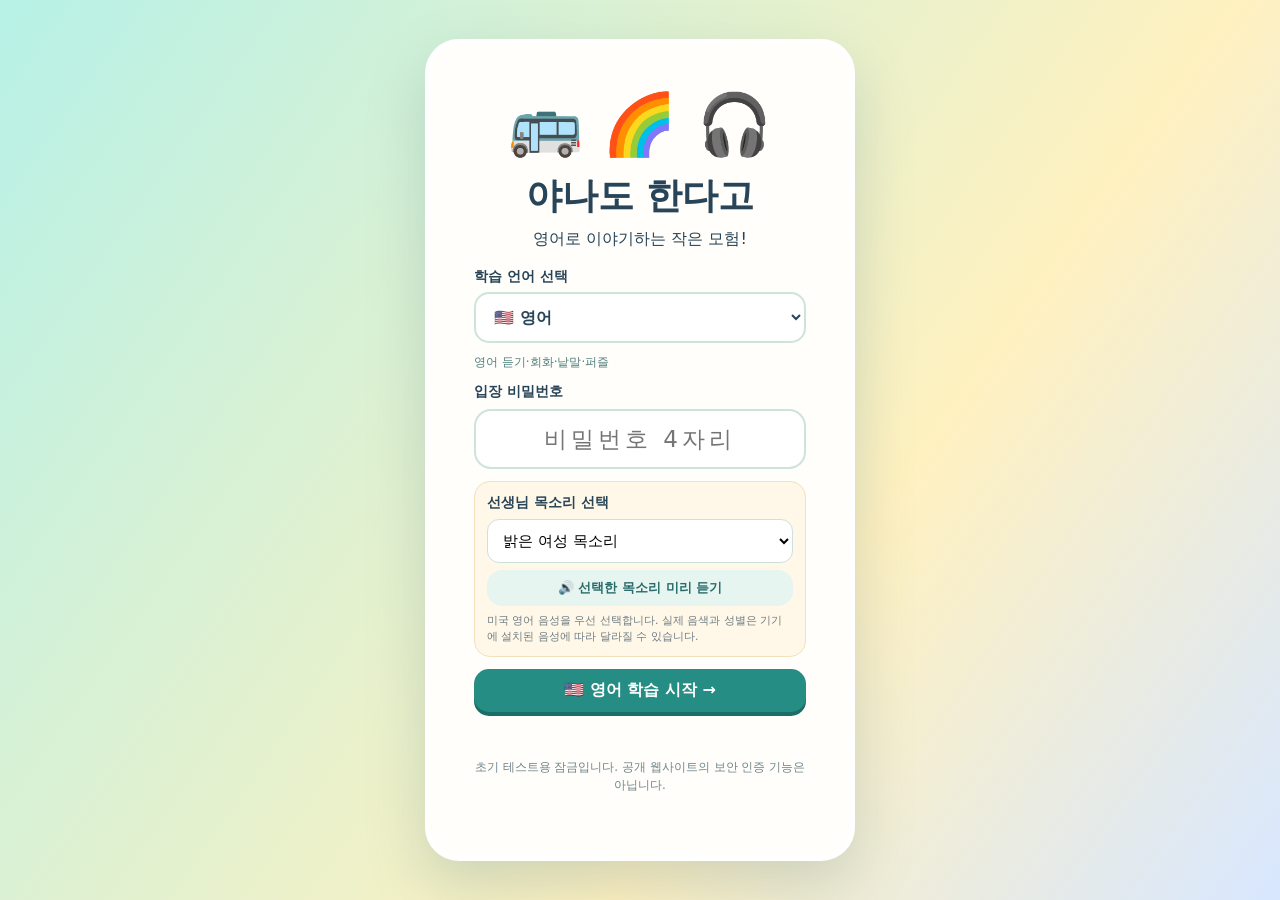
<file: english/index.html>
<!doctype html>
<html lang="ko"><head>
<meta charset="utf-8"><meta name="viewport" content="width=device-width,initial-scale=1,viewport-fit=cover">
<title>야나도 한다고 · English & Japanese Adventure v0.9</title><meta name="theme-color" content="#fff6df">
<link rel="stylesheet" href="./style-v03.css"><link rel="stylesheet" href="./pet-v05.css?v=05"><link rel="stylesheet" href="./ui-v07.css?v=07"><link rel="stylesheet" href="./ja-ui-v08.css?v=08"><link rel="stylesheet" href="./controls-v09.css?v=091">
<script>
(function(){
'use strict';
const LANG_KEY='yanado_course_v08',VOICE_KEY='yanado_voice_gender_v07';
let current='en';
try{current=localStorage.getItem(LANG_KEY)==='ja'?'ja':'en'}catch(e){}
window.YANA_LANGUAGE=current;
function ready(){
 const $=id=>document.getElementById(id);
 const pin=$('password'),gate=$('gate'),app=$('app'),error=$('loginError'),choice=$('languageChoice'),voice=$('voiceGender');
 choice.value=current;
 try{voice.value=localStorage.getItem(VOICE_KEY)==='male'?'male':'female'}catch(e){voice.value='female'}
 function update(){
  $('loginBtn').textContent=choice.value==='ja'?'🇯🇵 일본어 학습 시작 →':'🇺🇸 영어 학습 시작 →';
  $('courseLabel').textContent=choice.value==='ja'?'일본어 듣기·회화·낱말·퍼즐':'영어 듣기·회화·낱말·퍼즐';
  $('voiceHint').textContent=(choice.value==='ja'?'일본어':'미국 영어')+' 음성을 우선 선택합니다. 실제 음색과 성별은 기기에 설치된 음성에 따라 달라질 수 있습니다.';
 }
 choice.addEventListener('change',update);update();
 const switchButtons=document.querySelectorAll('[data-switch-language]');
 function showActiveLanguage(){
  switchButtons.forEach(btn=>{
   const active=btn.dataset.switchLanguage===current;
   btn.classList.toggle('course-active',active);
   btn.setAttribute('aria-pressed',String(active));
  });
 }
 showActiveLanguage();
 switchButtons.forEach(btn=>btn.addEventListener('click',()=>{
  const next=btn.dataset.switchLanguage;
  if(next!=='en'&&next!=='ja')return;
  if(next===current){document.querySelector('[data-tab="home"]')?.click();return}
  const unsent=['guidedInput','freeInput'].some(id=>(document.getElementById(id)?.value||'').trim());
  if(unsent&&typeof window.confirm==='function'&&!window.confirm('작성 중인 대화 입력은 언어 전환 후 사라집니다. 언어를 변경할까요?'))return;
  try{window.YANA_BACKUP?.checkpoint?.()}catch(e){}
  try{window.speechSynthesis?.cancel()}catch(e){}
  try{localStorage.setItem(LANG_KEY,next)}catch(e){error.textContent='언어 변경을 저장할 수 없습니다. 브라우저 저장 설정을 확인해 주세요.';return}
  window.location.reload();
 }));
 function pickVoice(lang,gender){
   if(!('speechSynthesis' in window))return null;
   const voices=window.speechSynthesis.getVoices()||[];
   const available=voices.filter(v=>v.lang?.toLowerCase().startsWith(lang.slice(0,2)));
   const females=lang==='ja-JP'?/kyoko|haruka|mizuki|sakura|nanami|female|woman|hikari|akane/i:/samantha|ava|karen|victoria|susan|aria|female|woman|zira/i;
   const males=lang==='ja-JP'?/otoya|ichiro|takumi|hiroshi|takeru|male|man|shinji/i:/alex|daniel|fred|tom|david|matthew|guy|male|man/i;
   return available.find(v=>(gender==='male'?males:females).test(v.name))||available[0]||null;
 }
 $('voicePreview').addEventListener('click',()=>{
  if(!('speechSynthesis' in window)){error.textContent='이 브라우저에서는 음성 미리 듣기를 지원하지 않습니다.';return}
  const lang=choice.value==='ja'?'ja-JP':'en-US',sample=choice.value==='ja'?'こんにちは！いっしょに日本語を練習しましょう！':"Hi there! Let's practice English together!";
  window.speechSynthesis.cancel();
  const u=new SpeechSynthesisUtterance(sample);u.lang=lang;u.rate=1;u.pitch=voice.value==='male'?0.96:1.06;const v=pickVoice(lang,voice.value);if(v)u.voice=v;window.speechSynthesis.speak(u);
 });
 function unlock(){
  if(pin.value.trim()!=='2580'){error.textContent='비밀번호가 틀렸습니다.';return}
  const selected=choice.value==='ja'?'ja':'en';
  try{localStorage.setItem(VOICE_KEY,voice.value);localStorage.setItem(LANG_KEY,selected);sessionStorage.setItem('yanado_session','1')}catch(e){}
  pin.value='';error.textContent='';
  if(selected!==current){window.location.reload();return}
  gate.hidden=true;app.hidden=false;window.dispatchEvent(new Event('yanado:unlock'));
 }
 $('loginBtn').addEventListener('click',unlock);
 pin.addEventListener('keydown',e=>{if(e.key==='Enter'){e.preventDefault();unlock()}});
 $('lockBtn').addEventListener('click',()=>{
   try{sessionStorage.removeItem('yanado_session')}catch(e){}
   app.hidden=true;gate.hidden=false;
 });
 try{if(sessionStorage.getItem('yanado_session')==='1'){gate.hidden=true;app.hidden=false}}catch(e){}
 if(current==='ja'){
   document.title='야나도 한다고 · 일본어 학습 v0.8';
   document.querySelector('.brand span').textContent='Japanese Adventure · 일본어를 자연스럽게';
   document.querySelector('.hero p').textContent='일본어도 듣고 말하면서 익혀요. 조금 틀려도 뜻이 통하는 것이 먼저!';
   document.querySelector('#guided h2').textContent='🗣️ 상황별 일본어 회화';
   document.querySelector('#free h2').textContent='✨ 일본어 자유 대화 연습';
   document.querySelector('#quiz h2').textContent='❓ 일본어 대화 퀴즈';
   document.querySelector('#words h2').textContent='🍙 일본어 단어 암기';
   document.querySelector('#crossword h2').textContent='🧩 일본어 가로세로';
   document.querySelector('#guidedInput').placeholder='일본어로 대답하세요. 예: はい、ホテルに行きます。';
   document.querySelector('#freeInput').placeholder='일본어로 자유롭게 이야기해 보세요.';
   document.querySelector('#guidedMic').title='일본어 음성 인식';
   document.querySelector('.hero .hero-text .eyebrow').textContent='JAPANESE ADVENTURE';
   document.querySelector('.tile.yellow small').textContent='아이콘·일본어 음성·뜻';
   document.querySelector('#guided .stage-column .tiny').textContent='Chrome에 설치된 일본어 음성을 사용합니다. 실제 성우 녹음과는 다를 수 있습니다.';
   document.querySelector('#quiz .section-title p').textContent='일본어 질문을 듣고 알맞은 일본어 대답을 고르세요.';
   document.querySelector('#words .section-title p').textContent='히라가나·가타카나 단어와 한글 뜻, 일본어 발음을 익혀요.';
   document.querySelector('#crossword .section-title p').textContent='일본어 글자를 채우는 가로세로 퍼즐입니다. 한 판에 20단어 이상입니다.';
   document.querySelector('#free .notice').textContent='월 0원 무료 일본어 연속 회화 연습입니다. 실제 생성형 AI 서버는 아직 연결되지 않았습니다.';
   document.querySelector('#petOnboard .pet-desc').textContent='영어나 일본어 중 무엇을 공부하든 먹이를 모아 펫을 성장시킬 수 있어요. 성체는 귀여운 애니메이션 스타일로 자라요.';
   document.querySelector('.login-card > p').textContent='영어 또는 일본어로 즐기는 작은 학습 모험!';
 }
}
if(document.readyState==='loading')document.addEventListener('DOMContentLoaded',ready);else ready();
})();
</script>
</head><body>
<div class="gate" id="gate"><div class="login-card"><div class="logomascot" aria-hidden="true">🚌 🌈 🎧</div><h1>야나도 한다고</h1><p>영어로 이야기하는 작은 모험!</p><label for="languageChoice">학습 언어 선택</label><select id="languageChoice" class="course-select"><option value="en">🇺🇸 영어</option><option value="ja">🇯🇵 일본어</option></select><p class="tiny" id="courseLabel"></p><label for="password">입장 비밀번호</label><input id="password" type="password" inputmode="numeric" autocomplete="off" placeholder="비밀번호 4자리"><div class="voice-login">
  <label for="voiceGender">선생님 목소리 선택</label>
  <select id="voiceGender" aria-label="미국 영어 음성 성별"><option value="female">밝은 여성 목소리</option><option value="male">밝은 남성 목소리</option></select>
  <button type="button" id="voicePreview" class="btn-soft small">🔊 선택한 목소리 미리 듣기</button>
  <small><span id="voiceHint">학습 언어에 맞는 음성을 우선 선택합니다.</span></small>
</div><button id="loginBtn" class="btn-main">영어 모험 시작 →</button><p class="err" id="loginError" role="alert"></p><p class="tiny">초기 테스트용 잠금입니다. 공개 웹사이트의 보안 인증 기능은 아닙니다.</p></div></div>
<div id="app" hidden>
<header class="masthead"><div class="brand"><div class="brand-icon">🚌</div><div><strong>야나도 한다고</strong><span>English Adventure · 자연스럽게 말해요</span></div></div><div class="header-actions"><span class="level" id="badgeLevel">대화 Lv.1</span><button id="lockBtn" class="btn-soft small">잠금</button></div></header>
<div class="shell"><nav class="topnav" id="topnav" aria-label="학습 메뉴">
<button data-tab="home" class="active">🏡 홈</button>
<div class="course-switch" role="group" aria-label="학습 언어 바로 전환">
  <button type="button" class="course-switch-btn" data-switch-language="en" aria-label="영어 학습으로 전환">🇺🇸 영어</button>
  <button type="button" class="course-switch-btn" data-switch-language="ja" aria-label="일본어 학습으로 전환">🇯🇵 일본어</button>
</div><button data-tab="guided">🗣️ 상황별 회화</button><button data-tab="free">✨ 자유 AI 대화</button><button data-tab="quiz">❓ 대화 퀴즈</button><button data-tab="words">🍎 그림 단어</button><button data-tab="crossword">🧩 가로세로</button><button data-tab="pet">🐾 펫 키우기</button><button data-tab="report">📈 나의 실력</button>
</nav>
<main>
<section class="page active" id="home"><div class="hero"><div class="hero-text"><span class="eyebrow">ENGLISH ADVENTURE</span><h1>많이 듣고,<br>마음껏 말해요!</h1><p>문법이 틀려도 괜찮아요. 먼저 뜻이 통하는 영어부터.</p><button class="btn-main" data-open="guided">오늘의 회화 시작 →</button></div><div class="hero-art" aria-hidden="true">👩‍🏫<span>💬</span></div></div><div class="pet-preview-home" id="petHomePreview" aria-live="polite"><span class="preview-pet">🥚</span><div><b>나만의 펫 키우기</b><small>영어 공부해서 먹이를 모아 주세요</small></div></div><div class="stat-row"><div class="stat"><strong id="homeThemes">60</strong><span>생활 대화 테마</span></div><div class="stat"><strong id="homeEpisodes">2,880</strong><span>상황 조건 조합</span></div><div class="stat"><strong id="homeWords">1,438</strong><span>단어장 단어</span></div><div class="stat"><strong>400</strong><span>퍼즐 판 선택</span></div></div><div class="menu-grid"><button data-open="guided" class="tile mint"><span>☕</span><strong>상황별 회화</strong><small>호텔·공항·식당 등 3회 이상 왕복</small></button><button data-open="free" class="tile blue"><span>✨</span><strong>자유 AI 대화</strong><small>내 추가 이야기로 대화 이어가기</small></button><button data-open="quiz" class="tile peach"><span>❓</span><strong>대화 퀴즈</strong><small>상황에서 알맞은 응답 고르기</small></button><button data-open="words" class="tile yellow"><span>🍎</span><strong>그림 단어</strong><small>아이콘·미국식 음성·뜻</small></button><button data-open="crossword" class="tile lilac"><span>🧩</span><strong>가로세로 퍼즐</strong><small>20개 이상 교차·자동 다음 칸</small></button><button data-open="report" class="tile mint"><span>📈</span><strong>학습 수준</strong><small>문법보다 의사전달을 우선</small></button></div></section>
<section class="page" id="guided"><div class="section-title"><div><span class="eyebrow">SITUATION TALK</span><h2>🗣️ 상황별 회화</h2><p>테마마다 질문 3개 이상, 추가로 말하면 그 내용도 이어받아 질문해요.</p></div></div><div class="toolbar"><label>테마 <select id="guidedTopic"></select></label><button class="btn-soft" id="randomGuided">🎲 랜덤</button><button class="btn-soft" id="restartGuided">↺ 새로운 상황</button><label>목소리 <select id="voiceGenderApp"><option value="female">여성 음성</option><option value="male">남성 음성</option></select></label><label>음성 속도 <select id="speakSpeed"><option value="1">미국식 보통 (1.0)</option><option value=".85">천천히 (0.85)</option><option value="1.1">빠르게 (1.1)</option></select></label></div><div class="study-layout"><div class="stage-column"><div class="stage" id="guidedStage"><div class="stage-img" id="guidedBg"></div><div class="stage-emoji" id="guidedIcon">🏨</div><div class="stage-person">👩‍🏫</div><div class="stage-caption" id="guidedScenario">상황을 선택하세요</div></div><div class="info-strip"><span id="guidedProgress">0회 대화</span><span class="level" id="guidedLevel">Lv.1</span></div><p class="tiny">음성은 기기·Chrome에서 제공하는 en-US 음성을 사용합니다. 실제 미국인 녹음과 같지는 않습니다.</p></div><div class="conversation-column"><div id="guidedHistory" class="chatbox" aria-live="polite"></div><div class="switches"><button class="btn-soft" id="guidedTranslate" aria-pressed="false">🇰🇷 한글 번역 보기</button><button class="btn-soft" id="guidedGloss" aria-pressed="false">📖 대화 단어 뜻</button><button class="btn-soft" id="guidedTip">💡 문법 팁</button></div><div id="guidedGlossBox" class="glossbox" hidden></div><div id="guidedTipBox" class="tipbox" hidden></div><div class="response"><textarea id="guidedInput" rows="2" placeholder="영어로 자유롭게 답하세요. 여러 문장으로 더 이야기해도 돼요."></textarea><div class="response-actions"><button class="btn-soft" id="guidedMic">🎤 말하기</button><button class="btn-soft" id="guidedReplay">🔊 질문 듣기</button><button class="btn-main" id="guidedSend">대답 보내기 →</button></div></div><div id="guidedEvaluation" class="meaning-eval" hidden aria-live="polite"></div><p class="status" id="guidedStatus"></p></div></div></section>
<section class="page" id="free"><div class="section-title"><div><span class="eyebrow">FREE TALK</span><h2>✨ 자유 AI 대화</h2><p>내가 추가로 이야기한 내용까지 기억하면서 다음 대화를 이어갑니다.</p></div></div><div class="notice">현재는 <b>브라우저 내 대화 연습 엔진</b>이 기본으로 동작합니다. 실제 생성형 AI를 이용하려면 보안 서버 연결이 필요하며, API 키를 이 화면에 입력하지 않습니다.</div><div class="toolbar"><label>상황 <select id="freeTopic"></select></label><button class="btn-soft" id="freeRandom">🎲 랜덤</button><button class="btn-soft" id="freeReset">↺ 대화 초기화</button><label>서버(선택) <input id="freeEndpoint" type="url" placeholder="https://내-서버/api/chat" aria-label="개인 AI 서버 주소"></label><button id="freeSaveEndpoint" class="btn-soft small">서버 주소 저장</button></div><div class="study-layout"><div class="stage-column"><div class="stage" id="freeStage"><div class="stage-img" id="freeBg"></div><div class="stage-emoji" id="freeIcon">☕</div><div class="stage-person">👩‍🏫</div><div class="stage-caption" id="freeScenario"></div></div><span class="pill" id="freeMode">연습 엔진 · 서버 미연결</span></div><div class="conversation-column"><div class="chatbox" id="freeHistory" aria-live="polite"></div><div class="switches"><button id="freeTranslate" class="btn-soft" aria-pressed="false">🇰🇷 한글 번역 보기</button><button id="freeGloss" class="btn-soft" aria-pressed="false">📖 대화 단어 뜻</button><button id="freeReplay" class="btn-soft">🔊 질문 듣기</button></div><div class="glossbox" id="freeGlossBox" hidden></div><div class="response"><textarea id="freeInput" rows="2" placeholder="대답 후에 추가 이야기도 해보세요. 예: I'm going with my wife, and we want coffee."></textarea><div class="response-actions"><button class="btn-soft" id="freeMic">🎤 말하기</button><button class="btn-main" id="freeSend">대화 계속하기 →</button></div></div><div id="freeEvaluation" class="meaning-eval" hidden aria-live="polite"></div><p class="status" id="freeStatus"></p></div></div></section>
<section class="page" id="quiz"><div class="section-title"><div><span class="eyebrow">CONVERSATION QUIZ</span><h2>❓ 상황별 대화 퀴즈</h2><p>회화 테마에 연결된 대화 문장으로 문제를 만듭니다.</p></div></div><div class="toolbar"><label>테마 <select id="quizTopic"><option value="all">전체 테마 랜덤</option></select></label><button class="btn-soft" id="quizNext">🎲 다른 문제</button><span class="pill" id="quizProgress">문제 준비 중</span></div><div class="quizcard"><div class="quizscene" id="quizScene"><div id="quizBg" class="stage-img"></div><span id="quizEmoji" class="quiz-emoji">☕</span></div><div class="question-card"><div class="eyebrow" id="quizContext"></div><h3 id="quizQuestion"></h3>
<div class="quiz-tools">
  <button type="button" class="btn-soft" id="quizSpeakQuestion">🔊 문제 듣기</button>
  <button type="button" class="btn-soft" id="quizTranslateQuestion" aria-pressed="false">🇰🇷 문제 번역</button>
  <button type="button" class="btn-soft" id="quizWords" aria-pressed="false">📖 문제·답 단어 뜻</button>
</div>
<p id="quizQuestionKo" class="quiz-korean" hidden></p>
<div id="quizWordPanel" class="glossbox" hidden></div>
<div id="quizAnswers" class="quiz-answers"></div><div class="tipbox" id="quizFeedback" hidden></div></div></div></section>
<section class="page" id="words"><div class="section-title"><div><span class="eyebrow">PICTURE WORDS</span><h2>🍎 그림 단어 암기</h2><p>단어별 간단 아이콘과 두 글자 타일 · 영어 발음 · 뜻 보기</p></div></div><div class="toolbar"><label>단어 찾기 <input id="wordSearch" type="search" placeholder="apple · 호텔 · 버스"></label><label>한글 학습 테마 <select id="wordGroup"><option value="all">전체</option></select></label><button class="btn-soft" id="wordUnknown">모르는 단어만</button><label>그림 표시 <select id="wordVisual"><option value="simple">간단한 개별 아이콘</option><option value="text">그림 없이 단어만</option></select></label><span class="pill" id="wordCount">1,438개</span></div><div class="word-grid" id="wordGrid"></div><button class="btn-soft full" id="wordMore">단어 더 보기 +</button></section>
<section class="page" id="crossword"><div class="section-title"><div><span class="eyebrow">CROSSWORD</span><h2>🧩 영어 가로세로 퍼즐</h2><p>한 판에 20단어 이상. 글자를 입력하면 자동으로 다음 칸으로 이동합니다.</p></div></div><div class="toolbar"><label>난이도 <select id="puzzleDifficulty"><option value="easy">하 · 3~5글자</option><option value="medium" selected>중 · 4~8글자</option><option value="hard">상 · 7~11글자</option></select></label><label>퍼즐 번호 <select id="puzzleNumber"></select></label><button class="btn-soft" id="puzzleNext">🎲 다른 퍼즐</button><button class="btn-soft" id="puzzleWordCheck" type="button">✓ 선택 낱말 채점</button>
<button class="btn-soft" id="puzzleWordReveal" type="button">👁 선택 낱말 정답 보기</button>
<button class="btn-main" id="puzzleCheck">전체 채점</button><span class="pill" id="puzzleInfo">준비 중</span></div><div class="puzzle-layout"><div><div class="puzzle-viewport" id="puzzleViewport"><div class="puzzle-grid" id="puzzleGrid"></div></div><div class="single-word-panel">
  <strong id="puzzleSelectedWord" aria-live="polite">가로·세로 힌트에서 한 낱말을 선택하세요.</strong>
  <div id="puzzleWordMessage" aria-live="polite">선택한 낱말 하나만 채점하거나 정답을 볼 수 있습니다.</div>
</div>
<div class="tipbox" id="puzzleMessage">가로/세로 문제를 터치하면 해당 단어부터 입력합니다.</div></div><div class="clue-panels" id="puzzleClues"></div></div></section>
<section class="page" id="pet">
  <div class="section-title"><div><span class="eyebrow">MY STUDY COMPANION</span><h2>🐾 나의 펫 키우기</h2><p>어떤 영어를 공부해도 먹이를 얻어요. 밥을 주며 알에서 성체까지 성장시키세요!</p></div></div>
  <div class="pet-grid">
    <div class="pet-playground">
      <div class="pet-title-pill">🐾 <span id="petNickname">나의 펫</span></div>
      <div class="pet-hut" aria-hidden="true">🏠</div>
      <div class="pet-avatar" id="petAvatar" aria-label="나의 펫" data-stage="0">🥚</div>
      <div class="pet-heart" aria-hidden="true">💗</div><div class="pet-bowl" aria-hidden="true">🥣</div>
    </div>
    <div class="pet-side">
      <div class="pet-box">
        <h3>🌟 성장 단계 <span id="petStage">🥚 알</span></h3>
        <div class="pet-current"><span id="petSpeciesLabel">펫을 선택하세요</span></div>
        <div class="pet-meter" role="progressbar" aria-label="성장 진행"><div id="petLevelBar" class="pet-meter-fill"></div></div>
        <p class="tiny" id="petNext">영어를 공부하고 먹이를 얻으세요</p>
        <div class="pet-stage-row">
          <div class="pet-stage-cell"><div class="stage-emoji">🥚</div><span>알</span></div>
          <div class="pet-stage-cell"><div class="stage-emoji">🐣</div><span>부화</span></div>
          <div class="pet-stage-cell"><div class="stage-emoji">🐾</div><span>아기</span></div>
          <div class="pet-stage-cell"><div class="stage-emoji">⭐</div><span>청소년</span></div>
          <div class="pet-stage-cell"><div class="stage-emoji">👑</div><span>성체</span></div>
        </div>
      </div>
      <div class="pet-box">
        <h3>🍎 먹이주기</h3><div class="pet-current">보유 먹이 <strong id="petFood">0</strong>개</div>
        <div class="pet-food-panel">
          <button class="btn-main" id="petFeedBtn">🥣 먹이 1개 주기</button>
          <button class="btn-soft" id="petFeedFive">🍲 먹이 5개 주기</button>
        </div>
        <p class="tiny">총 획득 <b id="petEarned">0</b>개 · 총 먹이 주기 <b id="petFed">0</b>개</p>
        <p id="petNotice" class="pet-notice" aria-live="polite">영어 회화·퀴즈·단어·퍼즐을 학습해 보세요!</p>
      </div>
      <div class="pet-box"><h3>📚 학습과 펫 성장</h3><div id="petStats" class="pet-petstats"></div>
        <div class="tipbox">💬 회화 대답 2회 → 먹이 1개<br>❓ 대화 퀴즈 풀이 → 먹이 1~2개<br>📖 새 단어 암기 3개 → 먹이 1개<br>🧩 가로세로 정답 단어 2개 → 먹이 1개<br>🏆 퍼즐 한 판 완성 → 추가 3개</div>
      </div>
      <div class="pet-box"><h3>✨ 성장 기록</h3><ol id="petFeedLog" class="pet-log"></ol>
        <div class="pet-name-edit"><input id="petRename" maxlength="18" placeholder="펫 이름 변경"><button class="btn-soft small" id="petNameSave">저장</button></div>
      </div>
    </div>
  </div>
</section>
<section class="page" id="report"><div class="section-title"><div><span class="eyebrow">MY ENGLISH</span><h2>📈 나의 학습 수준</h2><p>의사전달 우선으로 난이도를 조절합니다. 공인 영어 능력 인증 결과는 아닙니다.</p></div></div><div class="stat-row" id="reportStats"></div><div class="report-panel" id="reportDetails"></div><button id="clearProgress" class="btn-soft">이 기기 학습 기록 삭제</button></section>
</main><footer>야나도 한다고 · v0.9 · Chrome 웹 전용 · 단어 뜻과 번역은 학습용 · 데이터는 현재 브라우저에 저장됩니다.</footer></div></div>
<div id="petOnboard" class="pet-overlay" role="dialog" aria-modal="true" aria-label="첫 펫 선택" hidden>
  <div class="pet-modal">
    <div class="eyebrow">WELCOME TO PET ADVENTURE!</div>
    <h2 class="pet-title">🥚 영어 공부 친구를 골라요!</h2>
    <p class="pet-desc">동물 10종 중 하나를 고르면 알부터 시작해요. 회화·퀴즈·단어·가로세로 중 무엇을 공부하든 먹이를 모아 키울 수 있어요. 성체는 귀여운 애니메이션 캐릭터로 성장해요.</p>
    <div class="pet-options" id="petChoices" aria-label="펫 종류 선택"></div>
    <label class="pet-name-field">펫 이름 (선택)<input id="petNameInput" maxlength="18" placeholder="예: 냥이, 뭉치, 토토" autocomplete="off"></label>
    <button class="btn-main pet-adopt" id="petChooseBtn">🥚 이 펫의 알 입양하기</button>
    <p class="tiny">선택한 펫과 학습 기록은 현재 브라우저에 저장됩니다. 다른 기기에는 자동 동기화되지 않습니다.</p>
  </div>
</div>
<script src="./content-v03.js"></script><script src="./expansion-v04.js"></script><script src="./word-visuals-v07.js?v=071"></script>
<script src="./ja-dict-01.js?v=08"></script><script src="./ja-dict-02.js?v=08"></script><script src="./ja-dict-03.js?v=08"></script><script src="./ja-dict-04.js?v=08"></script><script src="./quiz-translations-v07.js?v=07"></script>
<script src="./ja-conversation-01.js?v=08"></script><script src="./ja-conversation-02.js?v=08"></script><script src="./ja-conversation-03.js?v=08"></script><script src="./ja-catalog-v08.js?v=08"></script><script src="./ja-eval-v08.js?v=08"></script><script src="./ja-gloss-v08.js?v=08"></script><script src="./conversation-eval-v07.js?v=072"></script><script src="./app-v07.js?v=091"></script><script src="./ja-app-v08.js?v=091"></script><script src="./pet-art-v05.js?v=05"></script><script src="./pet-v05.js?v=081"></script><script src="./backup-v06-ui.js?v=08"></script>
</body></html>
</file>
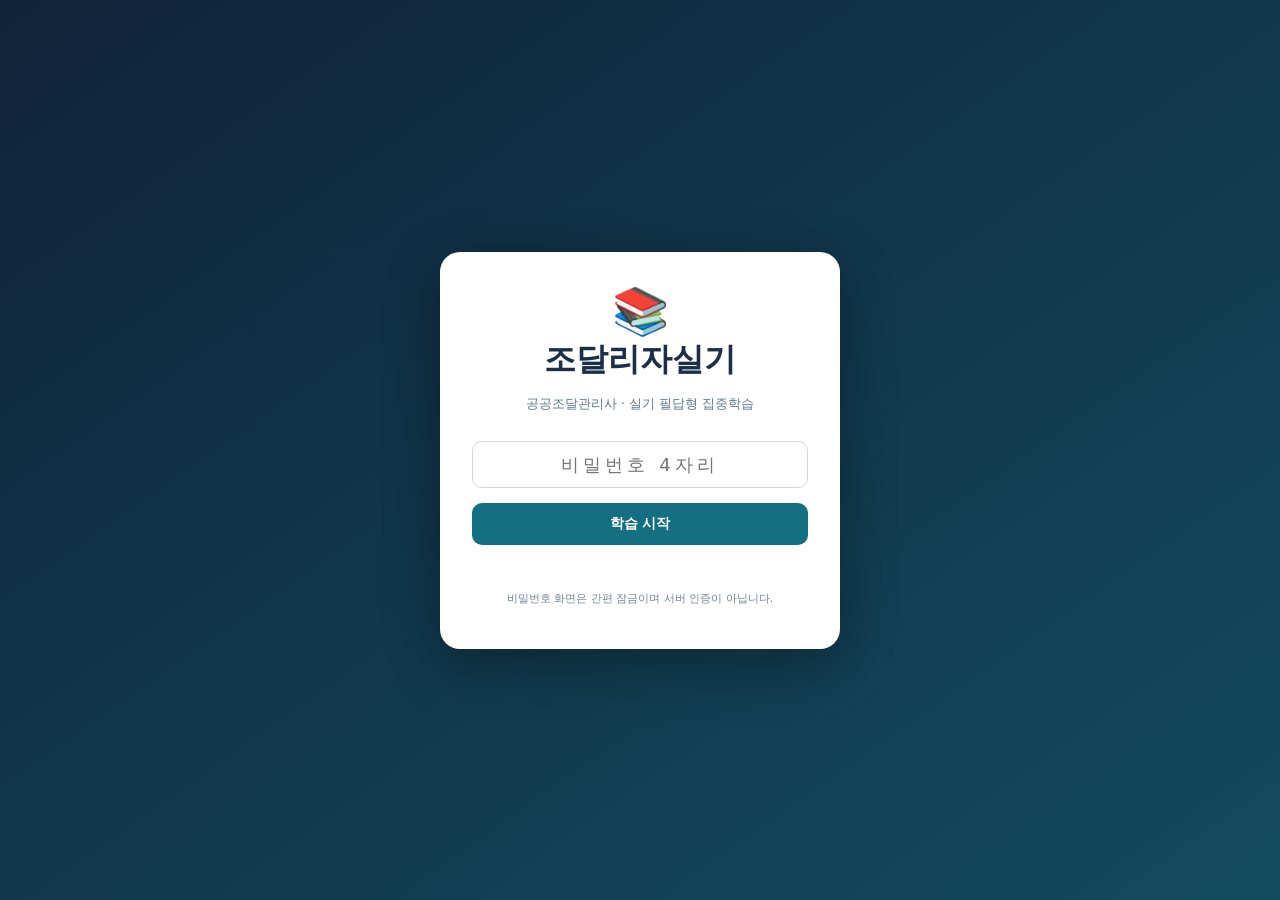
<file: jodal-run-practical/index.html>
<!doctype html><html lang="ko"><head><meta charset="utf-8"><meta name="viewport" content="width=device-width, initial-scale=1, viewport-fit=cover"><title>조달리자실기 | 필답형 암기</title><meta name="theme-color" content="#132b45"><style>*{box-sizing:border-box}body{margin:0;font-family:system-ui,-apple-system,"Noto Sans KR",sans-serif;color:#1b3048;background:#f1f5f9}header{background:#132b45;color:#fff;padding:18px 20px}.wrap{max-width:1020px;margin:auto}.brand{font-size:23px;font-weight:850}.tag{color:#a9c9d5;font-size:12px}main{padding:18px 12px 55px}.panel{background:#fff;border:1px solid #dce6ef;border-radius:18px;padding:18px;margin-bottom:14px;box-shadow:0 3px 16px #102c4910}.filters{display:grid;grid-template-columns:repeat(4,1fr);gap:10px}label{display:block;font-size:12px;font-weight:700;color:#456075;margin-bottom:5px}select,input,textarea{width:100%;border:1px solid #cbd8e4;border-radius:10px;padding:12px;font:inherit;background:#fff}textarea{min-height:100px;resize:vertical}.actions{display:flex;gap:9px;flex-wrap:wrap;margin-top:12px}button{background:#146f82;color:white;border:0;border-radius:10px;padding:12px 17px;font-weight:750;cursor:pointer;font-size:14px}button.secondary{background:#e9eff4;color:#1b405a}button:disabled{opacity:.4;cursor:default}.chips{display:flex;gap:8px;flex-wrap:wrap}.chip{background:#eaf5f4;padding:7px 11px;border-radius:30px;font-size:12px;font-weight:700;color:#17626b}.question{font-size:clamp(18px,2.6vw,24px);line-height:1.55;margin:16px 0}.muted{color:#62798a;font-size:13px}.answer{background:#eaf8f3;border-radius:12px;padding:16px;margin-top:12px;line-height:1.7}.hidden{display:none!important}.stats{display:grid;grid-template-columns:repeat(3,1fr);gap:9px;margin:12px 0}.stat{border:1px solid #dce6ef;border-radius:10px;padding:12px;text-align:center}.stat b{font-size:21px;display:block}.steps{display:flex;gap:7px;flex-wrap:wrap;margin:12px 0}.steps button{background:#e9eff4;color:#244259;font-size:12px;padding:8px 12px}.steps button.selected{background:#147a81;color:white}.feedback{font-size:13px;color:#475d6f;margin:10px 0}.login{position:fixed;inset:0;background:linear-gradient(145deg,#102339,#124b5e);z-index:9999;display:flex;justify-content:center;align-items:center;padding:20px}.login-card{width:min(400px,100%);background:white;border-radius:20px;padding:32px;text-align:center;box-shadow:0 15px 55px #0005}.login h1{margin:0 0 8px}.login input{font-size:18px;text-align:center;letter-spacing:4px;margin:15px 0}.login button{width:100%}.error{color:#bb3541;min-height:20px;font-size:13px}.tiny{font-size:11px;color:#708397}.row-between{display:flex;justify-content:space-between;gap:8px;align-items:center}@media(max-width:700px){.filters{grid-template-columns:repeat(2,1fr)}.panel{padding:15px}.stats{gap:5px}.stat{padding:9px}.stat b{font-size:17px}}</style></head><body><div id="login" class="login"><div class="login-card"><div style="font-size:46px">📚</div><h1>조달리자실기</h1><p class="muted">공공조달관리사 · 실기 필답형 집중학습</p><form id="loginForm"><input id="password" type="password" inputmode="numeric" autocomplete="off" placeholder="비밀번호 4자리" maxlength="4" required><button type="submit">학습 시작</button><p id="loginErr" class="error"></p></form><p class="tiny">비밀번호 화면은 간편 잠금이며 서버 인증이 아닙니다.</p></div></div><header><div class="wrap row-between"><div><div class="brand">조달리자실기</div><div class="tag">짧게 쓰는 필답형 · 표준교재 4권 기반</div></div><div class="tag">JODAL-RUN PRACTICAL</div></div></header><main class="wrap"><section class="panel"><div class="stats"><div class="stat"><b id="bank">0</b><span class="muted">수록 문항</span></div><div class="stat"><b id="done">0</b><span class="muted">누적 풀이</span></div><div class="stat"><b id="correct">—</b><span class="muted">자가 정답률</span></div></div><div class="filters"><div><label for="book">교재 선택</label><select id="book"><option value="">4권 전체</option><option value="1">1권 공공조달의 이해</option><option value="2">2권 계획분석</option><option value="3">3권 계약관리</option><option value="4">4권 관리실무</option></select></div><div><label for="typ">문제 유형</label><select id="typ"><option>전체</option><option>단답형</option><option>나열형</option><option>법령형</option><option>절차형</option><option>사례형</option></select></div><div><label for="method">출제 방식</label><select id="method"><option value="random">무작위</option><option value="ordered">교재 순서</option><option value="wrong">오답 복습</option></select></div><div><label for="count">회차 문제 수</label><select id="count"><option>10</option><option selected>20</option><option>30</option><option>50</option><option>100</option></select></div></div><div class="actions"><button id="startBtn">새 회차 시작</button><button class="secondary" id="clearBtn">학습기록 초기화</button></div></section><section id="questionBox" class="panel"><div class="row-between"><span class="chip" id="meta"></span><span class="muted" id="progress"></span></div><h2 class="question" id="qtitle"></h2><label for="userAnswer">답안을 짧게 입력하세요 (단어·숫자·짧은 문장)</label><textarea id="userAnswer" placeholder="여기에 답안 입력 (나열형은 쉼표·가운뎃점으로 구분)"></textarea><div class="actions"><button id="checkBtn">정답·해설 확인</button><button class="secondary hidden" id="nextBtn">건너뛰고 다음 문제 →</button></div><div id="result" class="answer hidden"><div style="font-weight:800">모범답안: <span id="correctAnswer"></span></div><div id="explanation" style="margin-top:9px"></div><p class="muted" id="note"></p><div class="tiny" id="source"></div><div class="actions"><button id="yesBtn">맞혔음 ✓</button><button class="secondary" id="noBtn">틀렸음 · 오답노트</button></div></div></section><section class="panel hidden" id="empty">해당 조건의 문제가 없습니다. 다른 유형이나 권을 선택해 주세요.</section><section class="panel"><strong>학습 안내</strong><p class="muted">교재별 50문제씩 총 200개의 핵심 예상문제를 수록했습니다. 일부는 2026년 법령과 다를 수 있어 교재 기준을 명시하며, 숫자·기간 문제는 시험 전에 현행 규정을 대조해야 합니다. 자동 채점은 보조용이며 정답 비교 후 스스로 채점할 수 있습니다. 출처 쪽수는 교재 인쇄 쪽수 기준입니다.</p></section></main><script>const DB=[{"id":1,"book":1,"page":7,"topic":"공공조달 개념","type":"단답형","q":"공공조달의 주요 조달대상 3가지를 쓰시오.","answer":"물품·용역·공사","explanation":"공공조달은 정부 등 공공부문에서 필요한 물품, 용역(서비스), 공사를 구매하는 활동이다.","legal":false},{"id":2,"book":1,"page":9,"topic":"공공조달 원칙","type":"단답형","q":"공공조달 핵심 원칙 중 3가지를 쓰시오.","answer":"가치·윤리·경쟁·투명성·책임성","explanation":"교재는 비용 대비 가치, 윤리, 경쟁, 투명성, 책임성을 핵심 원칙으로 설명한다.","legal":false},{"id":3,"book":1,"page":22,"topic":"공공조달 목적","type":"단답형","q":"공공조달에서 지출 대비 효과를 고려하는 개념은?","answer":"비용 대비 가치","explanation":"운영적 목표에는 가치, 공정성, 투명성, 책임성, 효율성, 경쟁성이 포함된다.","legal":false},{"id":4,"book":1,"page":22,"topic":"공공조달 목적","type":"사례형","q":"최저가만으로 판단하지 않을 때 함께 검토할 항목 3가지는?","answer":"기능·품질·총비용 종합 검토","explanation":"비용 대비 가치는 단순 최저가격과 같지 않으며 조달 결과의 효과성을 고려한다.","legal":false},{"id":5,"book":1,"page":27,"topic":"조달 업무 범위","type":"절차형","q":"교재의 공공조달 업무 6단계를 순서대로 쓰시오.","answer":"조달계획 수립 → 조달 실행 → 계약관리 → 계약 완료 → 공급자 평가 → 피드백","explanation":"교재는 공공조달의 업무 수행을 계획부터 피드백까지 유기적인 6단계로 설명한다.","legal":false},{"id":6,"book":1,"page":29,"topic":"이해관계자","type":"단답형","q":"공공조달의 직접 이해관계자 두 주체는?","answer":"수요기관·조달기업","explanation":"공공조달 직접 당사자는 수요기관(구매자)과 조달기업(공급자)이다.","legal":false},{"id":7,"book":1,"page":29,"topic":"이해관계자","type":"사례형","q":"공공조달에서 국민의 역할 두 가지는?","answer":"최종 수요자·감시자","explanation":"교재는 국민을 납세자·최종 수요자·감독자 등으로 설명한다.","legal":false},{"id":8,"book":1,"page":23,"topic":"조달 목표","type":"나열형","q":"공공조달의 운영적 목표 중 세 가지를 쓰시오.","answer":"공정성·투명성·경쟁성","explanation":"교재는 비용 대비 가치, 공정성, 투명성, 책임성, 효율성, 경쟁성을 운영적 목표로 제시한다.","legal":false},{"id":9,"book":1,"page":23,"topic":"조달 목표","type":"나열형","q":"공공조달의 정책적 목표 세 가지를 쓰시오.","answer":"지속가능성·혁신·사회적 책임성","explanation":"교재는 환경적 지속가능성, 혁신 촉진, 사회적 책임을 정책적 목표로 제시한다.","legal":false},{"id":10,"book":1,"page":13,"topic":"경쟁 방법","type":"법령형","q":"국가계약법의 대표적 경쟁방법에 포함되지 않는 가상의 유형은?","answer":"비밀경쟁","explanation":"교재의 조달방법 비교표는 일반경쟁, 제한경쟁, 지명경쟁 등을 경쟁 방법으로 분류한다.","legal":true},{"id":11,"book":1,"page":13,"topic":"계약 방법","type":"법령형","q":"교재에서 수의계약의 주요 관련 조항으로 제시하는 것은?","answer":"국가계약법 시행령 제26조","explanation":"교재 비교표는 수의계약과 관련해 국가계약법 제7조와 시행령 제26조를 병기한다.","legal":true},{"id":12,"book":1,"page":13,"topic":"낙찰 방법","type":"단답형","q":"기술제안과 가격 등을 평가하고 협상하는 계약방식은?","answer":"협상에 의한 계약","explanation":"교재는 낙찰자 선정 방법별 조달대상 유형을 비교한다.","legal":false},{"id":13,"book":1,"page":13,"topic":"계약금액","type":"단답형","q":"계약금액 결정방법 두 가지를 쓰시오.","answer":"총액계약·단가계약","explanation":"교재는 총액·단가계약을 계약금액 결정 방식으로 구분한다.","legal":false},{"id":14,"book":1,"page":23,"topic":"공공조달 가치","type":"사례형","q":"친환경·사회적 가치 등을 반영한 조달의 명칭은?","answer":"전략적 공공조달","explanation":"전략적 공공조달은 환경·혁신·사회적 가치와 같은 정책 목표를 조달과 연계한다.","legal":false},{"id":15,"book":1,"page":23,"topic":"공공조달 가치","type":"나열형","q":"공공조달의 핵심 원칙 가운데 세 가지를 쓰시오.","answer":"비용 대비 가치·경쟁·투명성","explanation":"교재는 VFM, 윤리, 경쟁, 투명성, 책임성을 강조한다.","legal":false},{"id":16,"book":1,"page":23,"topic":"전략적 조달","type":"단답형","q":"GPP에서 중시하는 정책 목표는?","answer":"환경적 지속가능성","explanation":"교재의 전략적 활용에서는 환경·혁신·사회적 가치를 강조한다.","legal":false},{"id":17,"book":1,"page":23,"topic":"전략적 조달","type":"단답형","q":"IPP에서 중시하는 정책 목표는?","answer":"기술개발·혁신 촉진","explanation":"교재는 기술개발 및 혁신 촉진을 전략적 공공조달 범주로 제시한다.","legal":false},{"id":18,"book":1,"page":7,"topic":"공공조달 개념","type":"단답형","q":"공공조달의 세 가지 조달 대상 중 서비스에 해당하는 것은?","answer":"용역","explanation":"물품·용역·공사 가운데 서비스는 용역을 의미한다.","legal":false},{"id":19,"book":1,"page":22,"topic":"공공조달 원칙","type":"단답형","q":"가격 대비 가치의 영문 약어는?","answer":"VFM","explanation":"Value for Money의 약어이다.","legal":false},{"id":20,"book":1,"page":23,"topic":"공공조달 목표","type":"나열형","q":"공공조달의 정책적 목표 중 환경과 관련된 한 가지를 쓰시오.","answer":"지속가능성","explanation":"지속가능성·혁신·사회적 책임 등이 정책 목표이다.","legal":false},{"id":21,"book":1,"page":27,"topic":"공공조달 업무","type":"단답형","q":"공공조달 업무의 마지막 단계는?","answer":"피드백","explanation":"조달계획부터 피드백까지의 업무 순환 구조이다.","legal":false},{"book":1,"page":27,"topic":"수요기관","type":"단문형","q":"공공조달에서 수요기관의 역할을 1문장으로 쓰시오.","answer":"공공서비스에 필요한 물품·용역·공사의 수요를 발굴하고 발주·계약·관리한다.","explanation":"공공서비스에 필요한 물품·용역·공사의 수요를 발굴하고 발주·계약·관리한다.","legal":false,"verified_source":true,"id":22},{"book":1,"page":7,"topic":"조달기업","type":"단문형","q":"공공조달에서 조달기업의 역할을 쓰시오.","answer":"입찰에 참여하고 계약에 따라 물품·용역·공사를 공급한다.","explanation":"입찰에 참여하고 계약에 따라 물품·용역·공사를 공급한다.","legal":false,"verified_source":true,"id":23},{"book":1,"page":28,"topic":"납세자","type":"단문형","q":"공공조달에서 최종 이용자와 재원 부담자를 각각 쓰시오.","answer":"최종 이용자: 국민, 재원 부담자: 국민(납세자).","explanation":"최종 이용자: 국민, 재원 부담자: 국민(납세자).","legal":false,"verified_source":true,"id":24},{"book":1,"page":13,"topic":"공정성","type":"단문형","q":"공공조달의 공정성이 의미하는 바를 간단히 쓰시오.","answer":"모든 참여자에게 차별 없이 공정한 기회를 보장하는 것이다.","explanation":"모든 참여자에게 차별 없이 공정한 기회를 보장하는 것이다.","legal":false,"verified_source":true,"id":25},{"book":1,"page":9,"topic":"투명성","type":"단문형","q":"공공조달의 투명성이 의미하는 바를 쓰시오.","answer":"조달 절차와 의사결정 과정을 공개하고 검증 가능하게 하는 것이다.","explanation":"조달 절차와 의사결정 과정을 공개하고 검증 가능하게 하는 것이다.","legal":false,"verified_source":true,"id":26},{"book":1,"page":9,"topic":"책임성","type":"단문형","q":"공공조달의 책임성이 의미하는 바를 쓰시오.","answer":"조달 의사결정·집행 및 성과에 대해 책임지는 것이다.","explanation":"조달 의사결정·집행 및 성과에 대해 책임지는 것이다.","legal":false,"verified_source":true,"id":27},{"book":1,"page":9,"topic":"효율성","type":"단문형","q":"공공조달의 효율성과 효과성의 차이를 쓰시오.","answer":"효율성은 자원의 경제적 활용, 효과성은 공공서비스 목적 달성 정도이다.","explanation":"효율성은 자원의 경제적 활용, 효과성은 공공서비스 목적 달성 정도이다.","legal":false,"verified_source":true,"id":28},{"book":1,"page":2,"topic":"전략적 공공조달","type":"나열형","q":"전략적 공공조달이 추구하는 정책 목표 세 가지를 쓰시오.","answer":"환경보호·혁신 촉진·사회적 책임 실현.","explanation":"환경보호·혁신 촉진·사회적 책임 실현.","legal":false,"verified_source":true,"id":29},{"book":1,"page":9,"topic":"GPP","type":"단문형","q":"녹색공공조달의 영문 약어와 주된 목적을 쓰시오.","answer":"GPP, 환경부담을 줄이는 제품·서비스의 구매 촉진.","explanation":"GPP, 환경부담을 줄이는 제품·서비스의 구매 촉진.","legal":false,"verified_source":true,"id":30},{"book":1,"page":9,"topic":"IPP","type":"단문형","q":"혁신공공조달의 영문 약어와 주된 목적을 쓰시오.","answer":"IPP, 혁신제품과 신기술 개발·확산 촉진.","explanation":"IPP, 혁신제품과 신기술 개발·확산 촉진.","legal":false,"verified_source":true,"id":31},{"book":1,"page":2,"topic":"사회적 책임조달","type":"단문형","q":"사회적 책임조달에서 고려할 가치 두 가지를 쓰시오.","answer":"노동·인권 보호, 취약계층 지원 등 사회적 가치.","explanation":"노동·인권 보호, 취약계층 지원 등 사회적 가치.","legal":false,"verified_source":true,"id":32},{"book":1,"page":3,"topic":"국가계약법","type":"법령형","q":"국가기관의 계약에 적용되는 대표 법률의 명칭을 쓰시오.","answer":"국가를 당사자로 하는 계약에 관한 법률(국가계약법).","explanation":"국가를 당사자로 하는 계약에 관한 법률(국가계약법).","legal":true,"verified_source":true,"id":33},{"book":1,"page":3,"topic":"지방계약법","type":"법령형","q":"지방자치단체의 계약에 적용되는 대표 법률의 명칭을 쓰시오.","answer":"지방자치단체를 당사자로 하는 계약에 관한 법률(지방계약법).","explanation":"지방자치단체를 당사자로 하는 계약에 관한 법률(지방계약법).","legal":true,"verified_source":true,"id":34},{"book":1,"page":3,"topic":"국가계약법과 지방계약법","type":"법령형","q":"국가계약법과 지방계약법의 적용 기관을 각각 쓰시오.","answer":"국가계약법은 국가기관, 지방계약법은 지방자치단체 계약에 적용된다.","explanation":"국가계약법은 국가기관, 지방계약법은 지방자치단체 계약에 적용된다.","legal":true,"verified_source":true,"id":35},{"book":1,"page":68,"topic":"제한경쟁","type":"단문형","q":"일반경쟁입찰과 제한경쟁입찰의 핵심 차이를 쓰시오.","answer":"일반경쟁은 기본 자격 충족자에게 기회를 열고, 제한경쟁은 법정 요건에 따라 참가자격을 제한한다.","explanation":"일반경쟁은 기본 자격 충족자에게 기회를 열고, 제한경쟁은 법정 요건에 따라 참가자격을 제한한다.","legal":false,"verified_source":true,"id":36},{"book":1,"page":101,"topic":"지명경쟁","type":"단문형","q":"지명경쟁입찰의 기본 개념을 쓰시오.","answer":"발주기관이 적격한 업체를 지명하여 경쟁에 참여시키는 입찰 방식이다.","explanation":"발주기관이 적격한 업체를 지명하여 경쟁에 참여시키는 입찰 방식이다.","legal":false,"verified_source":true,"id":37},{"book":1,"page":68,"topic":"수의계약","type":"단문형","q":"수의계약의 기본 개념과 사용상 전제를 쓰시오.","answer":"경쟁입찰 대신 특정 상대방과 계약하는 방식이며 법령상 허용 사유가 있어야 한다.","explanation":"경쟁입찰 대신 특정 상대방과 계약하는 방식이며 법령상 허용 사유가 있어야 한다.","legal":false,"verified_source":true,"id":38},{"book":1,"page":25,"topic":"조달재원","type":"단문형","q":"공공조달의 조달 범위에 들어가는 재원 2가지를 쓰시오.","answer":"일반회계 예산 및 기금·특별회계 등 공공재정.","explanation":"일반회계 예산 및 기금·특별회계 등 공공재정.","legal":false,"verified_source":true,"id":39},{"book":1,"page":13,"topic":"중앙조달기관","type":"단문형","q":"공공조달에서 중앙조달기관으로 대표되는 기관을 쓰시오.","answer":"조달청.","explanation":"조달청.","legal":false,"verified_source":true,"id":40},{"book":1,"page":29,"topic":"직접적인 이해관계자","type":"단문형","q":"조달사업의 직접 이해관계자와 간접 이해관계자를 구별하시오.","answer":"직접: 수요기관·조달기업 / 간접: 관계 부처·협회·국민 등.","explanation":"직접: 수요기관·조달기업 / 간접: 관계 부처·협회·국민 등.","legal":false,"verified_source":true,"id":41},{"book":1,"page":7,"topic":"공급자 평가","type":"단문형","q":"공공조달에서 공급자 평가와 피드백이 필요한 이유를 쓰시오.","answer":"계약 이행 성과를 확인하고 후속 조달 계획 및 공급자 관리를 개선하기 위해서이다.","explanation":"계약 이행 성과를 확인하고 후속 조달 계획 및 공급자 관리를 개선하기 위해서이다.","legal":false,"verified_source":true,"id":42},{"book":1,"page":22,"topic":"경쟁성","type":"단문형","q":"공공조달에서 공정성과 경쟁성이 함께 필요한 이유를 쓰시오.","answer":"차별 없는 입찰 기회를 보장하고 적정 가격과 품질을 확보하기 위해서이다.","explanation":"차별 없는 입찰 기회를 보장하고 적정 가격과 품질을 확보하기 위해서이다.","legal":false,"verified_source":true,"id":43},{"book":1,"page":2,"topic":"사회적 책임","type":"단문형","q":"사회적 책임조달이 녹색조달과 구분되는 핵심 초점을 쓰시오.","answer":"사회적 책임조달은 고용·인권·노동 등 사회적 가치, 녹색조달은 환경적 성과에 중점을 둔다.","explanation":"사회적 책임조달은 고용·인권·노동 등 사회적 가치, 녹색조달은 환경적 성과에 중점을 둔다.","legal":false,"verified_source":true,"id":44},{"book":1,"page":2,"topic":"경쟁","type":"단문형","q":"공공조달에서 구매규격을 중립적으로 작성해야 하는 이유를 쓰시오.","answer":"특정 업체에 부당하게 유리한 조건을 방지하고 경쟁·공정성을 보장하기 위해서이다.","explanation":"특정 업체에 부당하게 유리한 조건을 방지하고 경쟁·공정성을 보장하기 위해서이다.","legal":false,"verified_source":true,"id":45},{"book":1,"page":2,"topic":"전자조달","type":"나열형","q":"전자조달의 장점 세 가지를 쓰시오.","answer":"거래 투명성·업무 효율성·입찰 접근성 향상.","explanation":"거래 투명성·업무 효율성·입찰 접근성 향상.","legal":false,"verified_source":true,"id":46},{"book":1,"page":334,"topic":"총액계약","type":"단문형","q":"공공조달의 계약방식 가운데 총액계약과 단가계약의 차이를 쓰시오.","answer":"총액계약은 전체 물량의 총금액을, 단가계약은 단위당 가격을 약정한다.","explanation":"총액계약은 전체 물량의 총금액을, 단가계약은 단위당 가격을 약정한다.","legal":false,"verified_source":true,"id":47},{"book":1,"page":3,"topic":"우선구매","type":"단문형","q":"공공조달에서 우선구매제도를 운영하는 정책 목적을 쓰시오.","answer":"중소기업·녹색제품·혁신제품 등 정책 대상의 판로를 지원하기 위해서이다.","explanation":"중소기업·녹색제품·혁신제품 등 정책 대상의 판로를 지원하기 위해서이다.","legal":false,"verified_source":true,"id":48},{"book":1,"page":9,"topic":"VFM","type":"단문형","q":"공공조달에서 VFM이 단순 최저가격과 다른 이유를 쓰시오.","answer":"가격뿐 아니라 품질·성능·수명주기비용과 기대효과를 종합 평가하기 때문이다.","explanation":"가격뿐 아니라 품질·성능·수명주기비용과 기대효과를 종합 평가하기 때문이다.","legal":false,"verified_source":true,"id":49},{"book":1,"page":13,"topic":"정부조달협정","type":"단문형","q":"정부조달협정(GPA)의 목적을 간단히 쓰시오.","answer":"가입국의 정부조달시장 개방과 차별 없는 경쟁 기회를 촉진한다.","explanation":"가입국의 정부조달시장 개방과 차별 없는 경쟁 기회를 촉진한다.","legal":false,"verified_source":true,"id":50},{"id":51,"book":2,"page":7,"topic":"조달 수명주기","type":"절차형","q":"공공조달 수명주기의 5단계를 순서대로 쓰시오.","answer":"조달계획 → 시장조사 → 입찰 및 낙찰 → 계약관리 → 계약 완료 및 종결","explanation":"교재는 일반적인 수명주기를 다섯 단계로 설명한다.","legal":false},{"id":52,"book":2,"page":8,"topic":"조달계획","type":"절차형","q":"조달계획 수립의 핵심 과업을 순서대로 쓰시오.","answer":"요구사항 식별 → 조달사업팀 구성 → 조달전략계획 개발","explanation":"교재 표 2의 핵심 과업 흐름을 반영했다.","legal":false},{"id":53,"book":2,"page":8,"topic":"조달계획","type":"단답형","q":"조달계획에서 가장 먼저 파악해야 하는 것은?","answer":"조달 요구사항","explanation":"계획 수립은 수요 파악과 정의에서 시작한다.","legal":false},{"id":54,"book":2,"page":9,"topic":"조달사업팀","type":"사례형","q":"복합 조달사업에서 협업이 필요한 담당 분야를 3개 쓰시오.","answer":"사업·계약·법률·회계 담당자","explanation":"교재는 사업 담당부서와 계약·법률·회계·감사 등 이해관계자 참여를 설명한다.","legal":false},{"id":55,"book":2,"page":10,"topic":"과업명세서","type":"단답형","q":"과업명세서의 대표 구성요소 3가지를 쓰시오.","answer":"배경·목표·업무·결과물·일정","explanation":"교재는 배경, 목표, 계약상대자 업무, 결과물, 일정 등을 포함하도록 설명한다.","legal":false},{"id":56,"book":2,"page":13,"topic":"조달방법","type":"단답형","q":"MAS 등록 물품을 수요기관이 구매할 때 주로 이용하는 방식은?","answer":"종합쇼핑몰 납품요구","explanation":"교재는 계약 목록에 등록된 물품을 쇼핑몰에서 납품 요구하는 방식을 소개한다.","legal":false},{"id":57,"book":2,"page":17,"topic":"정보제공요청","type":"단답형","q":"RFI의 주된 목적은?","answer":"시장·기술정보 수집","explanation":"RFI는 기술사양과 제안요청서 작성에 필요한 정보를 얻는 선택적 수단이다.","legal":false},{"id":58,"book":2,"page":17,"topic":"정보제공요청","type":"사례형","q":"RFI에 답변하지 않은 업체는 그 이유만으로 입찰 참가를 제한할 수 있는가?","answer":"제한할 수 없다","explanation":"교재에 따르면 RFI는 필수 입찰 절차가 아니며 미응답을 이유로 입찰참가를 제한하지 않는다.","legal":false},{"id":59,"book":2,"page":18,"topic":"시장조사","type":"단답형","q":"발주기관의 가격 추정을 제안가격과 독립적으로 수행하는 이유는?","answer":"공정성·객관성","explanation":"시장조사의 비용 추정은 입찰금액 평가의 기준이 되므로 독립성이 중요하다.","legal":false},{"id":60,"book":2,"page":24,"topic":"SMART 요구사항","type":"나열형","q":"교재가 설명하는 SMART 요구사항 요소 중 세 가지를 쓰시오.","answer":"명확성·측정가능성·달성가능성","explanation":"SMART에는 명확성, 측정가능성, 달성가능성, 현실성, 시간제한성이 포함된다.","legal":false},{"id":61,"book":2,"page":24,"topic":"SMART 요구사항","type":"단답형","q":"SMART의 Time bounded는 무엇을 의미하는가?","answer":"달성 기한 명시","explanation":"교재는 주어진 기간 내 달성 가능한 요구사항을 제시하도록 설명한다.","legal":false},{"id":62,"book":2,"page":25,"topic":"과업명세서","type":"나열형","q":"과업명세서에 포함할 대표 내용 세 가지를 쓰시오.","answer":"달성 목표·주요 결과물·수행 일정","explanation":"교재의 SOW 설명에 배경, 목표, 계약상대자의 업무, 결과물, 일정, 기관 책임 등이 수록된다.","legal":false},{"id":63,"book":2,"page":26,"topic":"제안서 평가","type":"사례형","q":"제안서 평가는 사전에 어디에 명시된 기준으로 해야 하는가?","answer":"공고된 평가기준 적용","explanation":"교재는 제안요청서에 제시되지 않은 평가요소를 사후에 적용하지 않도록 설명한다.","legal":false},{"id":64,"book":2,"page":29,"topic":"입찰 및 낙찰","type":"절차형","q":"입찰의 기본적인 후반부 흐름을 순서대로 배열하시오.","answer":"입찰서 접수 → 개찰 → 입찰서 평가 → 낙찰자 결정 → 계약 체결","explanation":"교재의 입찰·낙찰 단계 수행 과업에 근거한다.","legal":false},{"id":65,"book":2,"page":31,"topic":"개찰","type":"사례형","q":"입찰마감 이후 제출된 입찰서는 원칙적으로 어떻게 처리하는가?","answer":"무효 처리","explanation":"교재는 기한 후 접수 입찰서의 무효와 반환 원칙을 설명한다.","legal":false},{"id":66,"book":2,"page":13,"topic":"일반경쟁","type":"법령형","q":"국가계약법의 경쟁방법 세 가지를 쓰시오.","answer":"일반경쟁·제한경쟁·지명경쟁","explanation":"교재에서 경쟁 방법을 국가계약법 제7조제1항과 연결한다.","legal":true},{"id":67,"book":2,"page":24,"topic":"SMART 요구사항","type":"나열형","q":"SMART 요구사항 중 나머지 두 항목을 쓰시오: 명확성·측정가능성·달성가능성·□□·□□","answer":"현실성·시간제한성","explanation":"교재는 Realistic, Time bounded를 포함해 SMART 요건을 완성한다.","legal":false},{"id":68,"book":2,"page":17,"topic":"시장조사","type":"단답형","q":"RFI와 RFP의 차이를 간단히 쓰시오.","answer":"RFI 정보수집·RFP 제안요청","explanation":"교재는 RFI를 제안요청서 작성에 필요한 정보를 얻는 수단으로 설명한다.","legal":false},{"id":69,"book":2,"page":17,"topic":"시장조사","type":"단답형","q":"조달정보를 공급자에게 요청하는 문서 약어는?","answer":"RFI","explanation":"RFI는 Request for Information이다.","legal":false},{"id":70,"book":2,"page":24,"topic":"SMART","type":"단답형","q":"구매사양이 측정가능성을 갖추도록 작성할 때 포함해야 할 기준은 무엇인가?","answer":"요구 성능·품질을 수치나 시험·검사방법 등 객관적으로 판정할 수 있는 기준","explanation":"측정가능성은 요구사항 충족 여부를 객관적으로 판단할 수 있게 하는 것이다. (2권 24쪽)","legal":false},{"id":71,"book":2,"page":24,"topic":"SMART","type":"단답형","q":"구매사양의 현실성을 검토할 때 확인해야 할 사항을 쓰시오.","answer":"정해진 예산과 자원 안에서 합리적인 비용으로 실제 이행할 수 있는지 확인한다.","explanation":"현실성은 경제적으로 지불 가능한 합리적 수준에서 요구사항을 이행할 수 있어야 한다는 뜻이다. (2권 24쪽)","legal":false},{"id":72,"book":2,"page":25,"topic":"제안평가","type":"단답형","q":"제안요청서의 영어 약어는?","answer":"RFP","explanation":"RFP는 Request for Proposal이다.","legal":false},{"book":2,"page":8,"topic":"요구사항","type":"단문형","q":"공공조달 계획 단계의 첫 번째 의사결정은 무엇인가?","answer":"조달 필요사항을 파악하고 요구사항을 정의하는 것이다.","explanation":"조달 필요사항을 파악하고 요구사항을 정의하는 것이다.","legal":false,"verified_source":true,"id":73},{"book":2,"page":2,"topic":"내부","type":"단문형","q":"조달 요구사항에 대해 내부 해결과 외부 조달을 비교하는 이유는?","answer":"필요한 물품·서비스를 어떤 방식으로 확보할지 결정하기 위해서이다.","explanation":"필요한 물품·서비스를 어떤 방식으로 확보할지 결정하기 위해서이다.","legal":false,"verified_source":true,"id":74},{"book":2,"page":7,"topic":"조달사업팀","type":"나열형","q":"조달사업팀에 참여할 핵심 부서 세 가지를 쓰시오.","answer":"수요부서·계약부서·기술/사업부서.","explanation":"수요부서·계약부서·기술/사업부서.","legal":false,"verified_source":true,"id":75},{"book":2,"page":2,"topic":"시장조사","type":"단문형","q":"시장조사의 핵심 목적을 쓰시오.","answer":"공급 가능한 업체·가격·기술·경쟁 환경을 조사하여 조달 방법과 규격을 결정하는 것이다.","explanation":"공급 가능한 업체·가격·기술·경쟁 환경을 조사하여 조달 방법과 규격을 결정하는 것이다.","legal":false,"verified_source":true,"id":76},{"book":2,"page":15,"topic":"RFI","type":"단문형","q":"정보제공요청(RFI)과 입찰공고의 차이를 쓰시오.","answer":"RFI는 사전 정보 수집, 입찰공고는 입찰 참가와 제안·가격 제출을 요청한다.","explanation":"RFI는 사전 정보 수집, 입찰공고는 입찰 참가와 제안·가격 제출을 요청한다.","legal":false,"verified_source":true,"id":77},{"book":2,"page":17,"topic":"입찰참가를 제한","type":"단문형","q":"정보제공요청(RFI)에 응답하지 않은 업체를 입찰에서 배제할 수 있는가?","answer":"원칙적으로 RFI 미응답만으로 입찰 참가를 제한할 수 없다.","explanation":"원칙적으로 RFI 미응답만으로 입찰 참가를 제한할 수 없다.","legal":false,"verified_source":true,"id":78},{"book":2,"page":6,"topic":"과업명세서","type":"나열형","q":"과업명세서(SOW)에 포함해야 할 항목 세 가지를 쓰시오.","answer":"사업 목표·수행 업무·산출물 및 일정.","explanation":"사업 목표·수행 업무·산출물 및 일정.","legal":false,"verified_source":true,"id":79},{"book":2,"page":24,"topic":"측정가능성","type":"단문형","q":"구매사양을 SMART 기준으로 작성할 때 명확성과 측정가능성은 각각 무엇인가?","answer":"명확성은 구체적 요구, 측정가능성은 객관적으로 검증할 수 있는 기준이다.","explanation":"명확성은 구체적 요구, 측정가능성은 객관적으로 검증할 수 있는 기준이다.","legal":false,"verified_source":true,"id":80},{"book":2,"page":24,"topic":"Achievable","type":"단문형","q":"SMART의 Achievable과 Realistic의 차이를 간단히 쓰시오.","answer":"Achievable은 기술적 달성가능성, Realistic은 자원·비용상 현실성이다.","explanation":"Achievable은 기술적 달성가능성, Realistic은 자원·비용상 현실성이다.","legal":false,"verified_source":true,"id":81},{"book":2,"page":3,"topic":"사전규격공개","type":"단문형","q":"입찰공고 전에 구매규격을 공개하는 주된 목적을 쓰시오.","answer":"잠재 공급자의 의견을 수렴해 불합리한 규격이나 경쟁 제한 요소를 개선하기 위해서이다.","explanation":"잠재 공급자의 의견을 수렴해 불합리한 규격이나 경쟁 제한 요소를 개선하기 위해서이다.","legal":false,"verified_source":true,"id":82},{"book":2,"page":15,"topic":"RFP","type":"단문형","q":"제안요청서(RFP)의 기본 기능을 쓰시오.","answer":"요구사항과 평가기준을 명시해 공급업체에 제안서 제출을 요청한다.","explanation":"요구사항과 평가기준을 명시해 공급업체에 제안서 제출을 요청한다.","legal":false,"verified_source":true,"id":83},{"book":2,"page":15,"topic":"평가기준","type":"단문형","q":"제안서 평가에서 사전 공고된 평가기준을 적용해야 하는 이유는?","answer":"동일 기준의 공정한 평가와 자의적 판단 방지를 위해서이다.","explanation":"동일 기준의 공정한 평가와 자의적 판단 방지를 위해서이다.","legal":false,"verified_source":true,"id":84},{"book":2,"page":25,"topic":"기술적 접근","type":"나열형","q":"제안서 평가기준의 세 가지 주요 범주를 쓰시오.","answer":"기술적 적합성·수행 관리 역량·가격/비용.","explanation":"기술적 적합성·수행 관리 역량·가격/비용.","legal":false,"verified_source":true,"id":85},{"book":2,"page":3,"topic":"이해충돌","type":"단문형","q":"제안평가 위원이 이해충돌을 피해야 하는 이유는?","answer":"평가의 객관성과 공정성을 확보하기 위해서이다.","explanation":"평가의 객관성과 공정성을 확보하기 위해서이다.","legal":false,"verified_source":true,"id":86},{"book":2,"page":3,"topic":"개찰","type":"단문형","q":"개찰과 낙찰자 선정이 같은 절차가 아닌 이유를 쓰시오.","answer":"개찰은 입찰 내용을 확인하는 절차이고 낙찰자 선정은 기준에 따른 심사·평가 결과이다.","explanation":"개찰은 입찰 내용을 확인하는 절차이고 낙찰자 선정은 기준에 따른 심사·평가 결과이다.","legal":false,"verified_source":true,"id":87},{"book":2,"page":3,"topic":"협상","type":"단문형","q":"협상에 의한 계약에서 기술평가와 가격평가를 함께 고려하는 이유는?","answer":"가격뿐 아니라 과업 수행능력과 제안의 품질을 평가하기 위해서이다.","explanation":"가격뿐 아니라 과업 수행능력과 제안의 품질을 평가하기 위해서이다.","legal":false,"verified_source":true,"id":88},{"book":2,"page":18,"topic":"독립","type":"단문형","q":"원가계산과 시장가격 조사 결과를 독립적으로 작성해야 하는 이유는?","answer":"제안업체에 유리하도록 기준가격이 왜곡되는 것을 방지하기 위해서이다.","explanation":"제안업체에 유리하도록 기준가격이 왜곡되는 것을 방지하기 위해서이다.","legal":false,"verified_source":true,"id":89},{"book":2,"page":3,"topic":"입찰공고문","type":"나열형","q":"입찰공고문에 포함할 핵심 사항 네 가지를 쓰시오.","answer":"입찰참가자격·제출기한·평가방법·계약조건.","explanation":"입찰참가자격·제출기한·평가방법·계약조건.","legal":false,"verified_source":true,"id":90},{"book":2,"page":10,"topic":"질의","type":"단문형","q":"입찰 관련 질의응답을 참여업체에 동일하게 공개해야 하는 이유는?","answer":"정보 비대칭을 없애 공정한 경쟁을 보장하기 위해서이다.","explanation":"정보 비대칭을 없애 공정한 경쟁을 보장하기 위해서이다.","legal":false,"verified_source":true,"id":91},{"book":2,"page":7,"topic":"계약관리계획","type":"단문형","q":"계약관리계획(CMP)을 수립하는 주된 목적을 쓰시오.","answer":"계약의 이행·변경·검사·대금지급 등을 체계적으로 관리하기 위해서이다.","explanation":"계약의 이행·변경·검사·대금지급 등을 체계적으로 관리하기 위해서이다.","legal":false,"verified_source":true,"id":92},{"book":2,"page":2,"topic":"계약관리","type":"나열형","q":"계약관리 단계의 주요 업무 세 가지를 쓰시오.","answer":"이행 점검·계약변경 관리·검사 및 대금지급.","explanation":"이행 점검·계약변경 관리·검사 및 대금지급.","legal":false,"verified_source":true,"id":93},{"book":2,"page":6,"topic":"계약종결","type":"단문형","q":"계약 종결 단계에서 확인해야 할 사항 두 가지를 쓰시오.","answer":"최종 인수·검사 완료 및 대가 지급·계약 문서 정리.","explanation":"최종 인수·검사 완료 및 대가 지급·계약 문서 정리.","legal":false,"verified_source":true,"id":94},{"book":2,"page":3,"topic":"리스크","type":"단문형","q":"조달 위험(리스크)을 식별한 뒤 일반적으로 수행하는 두 활동을 쓰시오.","answer":"발생가능성·영향도 평가 및 대응계획 수립.","explanation":"발생가능성·영향도 평가 및 대응계획 수립.","legal":false,"verified_source":true,"id":95},{"book":2,"page":2,"topic":"법적 적정성","type":"법령형","q":"입찰공고의 법적 적정성 분석에서 확인할 항목 세 가지는?","answer":"참가자격·계약방법·관련 법령/예규 준수 여부.","explanation":"참가자격·계약방법·관련 법령/예규 준수 여부.","legal":true,"verified_source":true,"id":96},{"book":2,"page":2,"topic":"기술적 적정성","type":"단문형","q":"입찰공고의 기술적 적정성 분석에서 확인할 항목 두 가지는?","answer":"요구규격 충족 가능성과 인력·장비 등 공급 역량.","explanation":"요구규격 충족 가능성과 인력·장비 등 공급 역량.","legal":false,"verified_source":true,"id":97},{"book":2,"page":2,"topic":"경제적 적정성","type":"단문형","q":"입찰공고의 경제적 적정성 분석에서 확인할 항목 두 가지는?","answer":"예상 원가 및 이윤·입찰 경쟁 환경.","explanation":"예상 원가 및 이윤·입찰 경쟁 환경.","legal":false,"verified_source":true,"id":98},{"book":2,"page":18,"topic":"비밀","type":"단문형","q":"제안서 평가위원회 운영 시 평가정보를 비밀로 해야 하는 이유는?","answer":"담합·평가 개입과 정보 유출을 방지하기 위해서이다.","explanation":"담합·평가 개입과 정보 유출을 방지하기 위해서이다.","legal":false,"verified_source":true,"id":99},{"book":2,"page":57,"topic":"제출마감","type":"단문형","q":"입찰서 접수 마감 시점을 엄격히 지켜야 하는 이유는?","answer":"동일한 제출 기회와 경쟁의 공정성을 유지하기 위해서이다.","explanation":"동일한 제출 기회와 경쟁의 공정성을 유지하기 위해서이다.","legal":false,"verified_source":true,"id":100},{"id":101,"book":3,"page":7,"topic":"계약 원칙","type":"단답형","q":"계약 자유 원칙에 포함되지 않는 ‘일방에 의한 ○○’은?","answer":"무제한 강제권","explanation":"교재의 계약자유에는 체결, 상대방 선택, 내용 결정, 방식의 자유가 포함된다.","legal":false},{"id":102,"book":3,"page":8,"topic":"국가계약법 제5조","type":"법령형","q":"국가계약법 제5조의 계약 원칙 두 가지는?","answer":"대등한 입장·신의성실","explanation":"교재에 인용된 국가계약법 제5조는 대등한 합의와 신의성실에 따른 이행을 규정한다.","legal":true},{"id":103,"book":3,"page":8,"topic":"부당특약","type":"법령형","q":"계약상대자의 이익을 부당하게 제한하는 특약의 효력은?","answer":"무효","explanation":"교재는 국가계약법 제5조제3·4항의 부당특약 금지와 무효를 설명한다.","legal":true},{"id":104,"book":3,"page":9,"topic":"계약 기능","type":"나열형","q":"교재의 계약 기능 중 세 가지를 쓰시오.","answer":"증거기능·관리기능·위험전가기능","explanation":"교재는 증거, 관리, 위험전가, 지불, 동기부여 기능을 열거한다.","legal":false},{"id":105,"book":3,"page":11,"topic":"계약 성립요건","type":"단답형","q":"계약의 일반적 성립요건 중 3가지를 쓰시오.","answer":"의사표시·이행가능성·적법성·확정성","explanation":"계약 성립에는 합의 의사표시, 이행가능성, 법적·사회적 타당성, 확정성이 요구된다고 설명한다.","legal":false},{"id":106,"book":3,"page":12,"topic":"계약서 해석","type":"단답형","q":"특수조건과 일반조건이 충돌하면 어느 것이 우선하는가?","answer":"특수조건 우선","explanation":"교재의 해석 원칙은 특수조건·추가기재 문구·강행규정의 우선관계를 설명한다.","legal":false},{"id":107,"book":3,"page":17,"topic":"계약변경","type":"나열형","q":"교재에서 계약금액 조정의 대표 사유 세 가지를 쓰시오.","answer":"물가변동·설계변경·그 밖의 계약내용 변경","explanation":"계약금액 조정 사유는 국가계약법 제19조의 물가변동, 설계변경, 기타 계약내용 변경과 연결된다.","legal":false},{"id":108,"book":3,"page":18,"topic":"계약변경","type":"절차형","q":"교재의 변경계약 처리 흐름을 순서대로 배열하시오.","answer":"변경계약 가능 여부 판단 → 합의각서 작성 → 변경계약 의뢰 → 계약서 초안 송신 → 보증서 등 제출·응답 → 변경계약 체결","explanation":"교재 3권의 변경계약 일반절차에 따른다.","legal":false},{"id":109,"book":3,"page":19,"topic":"물가변동 조정","type":"법령형","q":"교재에서 설명하는 일반적 물가변동 계약금액 조정의 기간·등락 요건은?","answer":"90일 이상·3% 이상","explanation":"교재는 원칙적으로 기간과 변동률 조건이 모두 충족될 것을 설명하고 예외도 별도로 제시한다.","legal":true},{"id":110,"book":3,"page":20,"topic":"물가변동 조정","type":"단답형","q":"한 계약에서 품목조정률·지수조정률은 어떻게 적용하는가?","answer":"하나 선택·일관 적용","explanation":"교재는 동일 계약에서 조정률 방식의 일관성을 요구한다.","legal":false},{"id":111,"book":3,"page":24,"topic":"조정기준일","type":"단답형","q":"물가변동 조정기준일이란?","answer":"두 요건 최초 동시 충족일","explanation":"교재는 요건이 최초로 함께 충족된 날짜를 조정기준일로 본다.","legal":false},{"id":112,"book":3,"page":27,"topic":"물가변동 조정","type":"단답형","q":"품목조정률과 지수조정률의 계산 기준 차이는?","answer":"품목별 등락·비목군 지수","explanation":"교재 표 2의 대비 내용이다.","legal":false},{"id":113,"book":3,"page":15,"topic":"하도급","type":"사례형","q":"공사 하도급 진행 시 확인해야 할 절차는?","answer":"통보·승인·적정성 확인","explanation":"교재는 하도급 통지와 적정성 심사, 관계 법령 준수 절차를 설명한다.","legal":false},{"id":114,"book":3,"page":32,"topic":"설계변경","type":"사례형","q":"시공 중 현장 조건이 설계서와 다르면 우선 누구에게 통지하는가?","answer":"계약담당자·감독자에 통지","explanation":"교재는 상이한 현장 상태의 발견과 통지, 설계변경 절차를 강조한다.","legal":false},{"id":115,"book":3,"page":31,"topic":"계약금액 조정","type":"법령형","q":"교재의 단품 슬라이딩에 적용되는 자재 가격변동률은?","answer":"15%","explanation":"교재는 국가계약법 시행령 제64조제6항 관련 특정 규격 자재의 15% 이상 변동을 설명한다. 적용 요건은 별도 확인 필요하다.","legal":true},{"id":116,"book":3,"page":10,"topic":"계약 기능","type":"단답형","q":"계약 합의내용을 분쟁에서 확인하는 계약 기능은?","answer":"증거기능","explanation":"계약서류는 이행 중 발생하는 이견 해석과 해결의 근거다.","legal":false},{"id":117,"book":3,"page":10,"topic":"계약 기능","type":"단답형","q":"이행 위험을 당사자 사이에 배분하는 계약 기능은?","answer":"위험전가기능","explanation":"교재는 계약서에 누구의 위험 부담인지 정하는 기능을 설명한다.","legal":false},{"id":118,"book":3,"page":7,"topic":"계약 원칙","type":"나열형","q":"계약 자유의 구성요소 중 두 가지를 쓰시오.","answer":"체결의 자유·상대방 선택의 자유","explanation":"계약 자유에는 체결·상대방 선택·내용 결정·방식의 자유가 있다.","legal":false},{"id":119,"book":3,"page":10,"topic":"계약 기능","type":"단답형","q":"계약의 금전지급 조건과 관련된 기능은?","answer":"지불기능","explanation":"계약은 대가 지급에 관한 약정을 포함한다.","legal":false},{"id":120,"book":3,"page":20,"topic":"물가변동","type":"단답형","q":"물가변동 계약금액 조정의 등락률 기준은?","answer":"3%","explanation":"교재는 통상적인 품목 또는 지수조정률 3% 요건을 설명한다.","legal":false},{"id":121,"book":3,"page":20,"topic":"물가변동","type":"단답형","q":"물가변동 계약금액 조정의 경과기간 기준은?","answer":"90일","explanation":"교재상 통상적인 경과기간 기준이다.","legal":false},{"book":3,"page":7,"topic":"계약의 자유","type":"나열형","q":"계약 자유의 네 가지 요소를 쓰시오.","answer":"계약체결·상대방선택·내용결정·방식의 자유.","explanation":"계약체결·상대방선택·내용결정·방식의 자유.","legal":false,"verified_source":true,"id":122},{"book":3,"page":9,"topic":"증거기능","type":"단문형","q":"계약의 증거기능이란 무엇인가?","answer":"당사자의 합의 내용과 분쟁 해결의 기준을 문서로 남기는 기능이다.","explanation":"당사자의 합의 내용과 분쟁 해결의 기준을 문서로 남기는 기능이다.","legal":false,"verified_source":true,"id":123},{"book":3,"page":9,"topic":"관리기능","type":"단문형","q":"계약의 관리기능이란 무엇인가?","answer":"일정·성과·의무 이행을 관리하는 기준을 제공하는 기능이다.","explanation":"일정·성과·의무 이행을 관리하는 기준을 제공하는 기능이다.","legal":false,"verified_source":true,"id":124},{"book":3,"page":9,"topic":"위험전가기능","type":"단문형","q":"계약의 위험전가기능을 설명하시오.","answer":"계약 이행 위험의 부담 주체와 책임 범위를 정하는 기능이다.","explanation":"계약 이행 위험의 부담 주체와 책임 범위를 정하는 기능이다.","legal":false,"verified_source":true,"id":125},{"book":3,"page":9,"topic":"동기부여기능","type":"단문형","q":"계약의 동기부여기능을 설명하시오.","answer":"성과와 대가 등 조건을 통해 계약상대자의 적정한 이행을 유도하는 기능이다.","explanation":"성과와 대가 등 조건을 통해 계약상대자의 적정한 이행을 유도하는 기능이다.","legal":false,"verified_source":true,"id":126},{"book":3,"page":8,"topic":"부당한 특약","type":"단문형","q":"공공계약에서 부당특약을 금지하는 이유를 쓰시오.","answer":"계약상대자의 이익을 부당하게 제한하지 않고 대등한 계약관계를 보장하기 위해서이다.","explanation":"계약상대자의 이익을 부당하게 제한하지 않고 대등한 계약관계를 보장하기 위해서이다.","legal":false,"verified_source":true,"id":127},{"book":3,"page":11,"topic":"이행가능성","type":"나열형","q":"계약의 성립요건으로 의사표시 외 세 가지를 쓰시오.","answer":"이행가능성·적법성(사회적 타당성)·확정성.","explanation":"이행가능성·적법성(사회적 타당성)·확정성.","legal":false,"verified_source":true,"id":128},{"book":3,"page":12,"topic":"특수조건","type":"단문형","q":"물품계약에서 특수조건과 일반조건이 충돌할 때 검토할 우선순위 원칙은?","answer":"관련 강행규정을 우선 검토하고, 적법한 범위에서는 특수조건이 일반조건에 우선할 수 있다.","explanation":"관련 강행규정을 우선 검토하고, 적법한 범위에서는 특수조건이 일반조건에 우선할 수 있다.","legal":false,"verified_source":true,"id":129},{"book":3,"page":17,"topic":"물가변동","type":"나열형","q":"계약금액 변경 사유 세 가지를 쓰시오.","answer":"물가변동·설계변경·기타 계약내용 변경.","explanation":"물가변동·설계변경·기타 계약내용 변경.","legal":false,"verified_source":true,"id":130},{"book":3,"page":19,"topic":"90일","type":"단문형","q":"물가변동 조정의 기간 요건과 등락 요건을 함께 쓰시오.","answer":"원칙적으로 90일 이상 경과 및 품목/지수조정률 3% 이상 증감.","explanation":"원칙적으로 90일 이상 경과 및 품목/지수조정률 3% 이상 증감.","legal":false,"verified_source":true,"id":131},{"book":3,"page":19,"topic":"품목조정률","type":"단문형","q":"계약금액 물가변동 조정에서 품목조정률 방식의 특징을 쓰시오.","answer":"각 품목·비목의 가격 등락을 개별 산정한다.","explanation":"각 품목·비목의 가격 등락을 개별 산정한다.","legal":false,"verified_source":true,"id":132},{"book":3,"page":19,"topic":"지수조정률","type":"단문형","q":"계약금액 물가변동 조정에서 지수조정률 방식의 특징을 쓰시오.","answer":"비목군에 가중치를 적용하고 관련 물가지수 변동을 반영한다.","explanation":"비목군에 가중치를 적용하고 관련 물가지수 변동을 반영한다.","legal":false,"verified_source":true,"id":133},{"book":3,"page":19,"topic":"조정기준일","type":"단문형","q":"물가변동 계약금액 조정에서 조정기준일의 의미는?","answer":"기간·등락 두 요건이 동시에 충족된 최초의 날이다.","explanation":"기간·등락 두 요건이 동시에 충족된 최초의 날이다.","legal":false,"verified_source":true,"id":134},{"book":3,"page":21,"topic":"조정신청","type":"단문형","q":"계약금액 증액 조정을 청구할 때 일반적으로 제출해야 할 것은?","answer":"물가변동 요건을 증명하는 관련 서류를 첨부한 조정신청서.","explanation":"물가변동 요건을 증명하는 관련 서류를 첨부한 조정신청서.","legal":false,"verified_source":true,"id":135},{"book":3,"page":31,"topic":"설계서","type":"단문형","q":"공사계약 설계변경이 필요한 일반적인 사유 두 가지를 쓰시오.","answer":"설계서의 오류·누락 또는 현장 여건이 설계서와 다른 경우.","explanation":"설계서의 오류·누락 또는 현장 여건이 설계서와 다른 경우.","legal":false,"verified_source":true,"id":136},{"book":3,"page":14,"topic":"긴급","type":"단문형","q":"설계변경 전 시공을 허용할 수 있는 예외 상황을 쓰시오.","answer":"긴급 시공 필요성이 있고 계약담당자와 시기 등을 협의한 경우.","explanation":"긴급 시공 필요성이 있고 계약담당자와 시기 등을 협의한 경우.","legal":false,"verified_source":true,"id":137},{"book":3,"page":14,"topic":"산출내역서","type":"단문형","q":"공사계약에서 물량내역서와 산출내역서의 차이를 쓰시오.","answer":"물량내역서는 공종별 규격·수량, 산출내역서는 계약자가 단가·금액을 산정한 내역이다.","explanation":"물량내역서는 공종별 규격·수량, 산출내역서는 계약자가 단가·금액을 산정한 내역이다.","legal":false,"verified_source":true,"id":138},{"book":3,"page":18,"topic":"선금","type":"단문형","q":"선금 지급이 물가변동 조정액 계산에 영향을 줄 수 있는 이유는?","answer":"이미 지급한 선금 해당분에 대한 중복 보전을 방지하기 위해서이다.","explanation":"이미 지급한 선금 해당분에 대한 중복 보전을 방지하기 위해서이다.","legal":false,"verified_source":true,"id":139},{"book":3,"page":6,"topic":"검사","type":"단문형","q":"계약 종결 시 검사와 인수의 관계를 쓰시오.","answer":"계약목적물의 계약조건 부합 여부를 검사하고 적합하면 인수한다.","explanation":"계약목적물의 계약조건 부합 여부를 검사하고 적합하면 인수한다.","legal":false,"verified_source":true,"id":140},{"book":3,"page":2,"topic":"물품계약","type":"단문형","q":"물품계약과 용역계약에서 이행을 확인하는 자료의 차이를 쓰시오.","answer":"물품은 납품 물량·규격, 용역은 과업 성과물·수행결과를 중심으로 확인한다.","explanation":"물품은 납품 물량·규격, 용역은 과업 성과물·수행결과를 중심으로 확인한다.","legal":false,"verified_source":true,"id":141},{"book":3,"page":45,"topic":"지체상금","type":"단문형","q":"공공계약에서 지체상금의 기본 취지를 쓰시오.","answer":"정당한 사유 없는 이행 지체에 따른 계약상 책임을 정하는 것이다.","explanation":"정당한 사유 없는 이행 지체에 따른 계약상 책임을 정하는 것이다.","legal":false,"verified_source":true,"id":142},{"book":3,"page":18,"topic":"계약보증","type":"단문형","q":"계약이행보증의 기능을 쓰시오.","answer":"계약상대자의 불이행으로 인한 발주기관의 위험을 줄인다.","explanation":"계약상대자의 불이행으로 인한 발주기관의 위험을 줄인다.","legal":false,"verified_source":true,"id":143},{"book":3,"page":15,"topic":"하도급","type":"나열형","q":"하도급을 관리할 때 확인할 사항 세 가지를 쓰시오.","answer":"하수급인 자격·계약금액 적정성·법정 통보 요건.","explanation":"하수급인 자격·계약금액 적정성·법정 통보 요건.","legal":false,"verified_source":true,"id":144},{"book":3,"page":32,"topic":"공사시방서","type":"단문형","q":"공사계약에서 설계도면과 시방서가 상충하면 어떤 조치를 해야 하는가?","answer":"시공상 적합한 기준을 검토·확정하고 관련 설계서와 물량내역서를 일치시킨다.","explanation":"시공상 적합한 기준을 검토·확정하고 관련 설계서와 물량내역서를 일치시킨다.","legal":false,"verified_source":true,"id":145},{"book":3,"page":15,"topic":"보증서","type":"단문형","q":"계약변경 시 계약보증서도 확인해야 하는 이유는?","answer":"계약금액·기간 변경에 따라 보증 금액이나 보증기간 조정이 필요할 수 있기 때문이다.","explanation":"계약금액·기간 변경에 따라 보증 금액이나 보증기간 조정이 필요할 수 있기 때문이다.","legal":false,"verified_source":true,"id":146},{"book":3,"page":18,"topic":"합의각서","type":"나열형","q":"변경계약 처리 시 주요 제출서류 세 가지를 쓰시오.","answer":"합의각서·변경 내역서·필요한 경우 연장 의뢰서 등.","explanation":"합의각서·변경 내역서·필요한 경우 연장 의뢰서 등.","legal":false,"verified_source":true,"id":147},{"book":3,"page":2,"topic":"다수공급자계약","type":"단문형","q":"다수공급자계약(MAS)의 기본 개념을 쓰시오.","answer":"품질·성능 등이 유사한 제품에 대해 여러 공급자와 계약하고 수요기관이 선택·구매하는 방식이다.","explanation":"품질·성능 등이 유사한 제품에 대해 여러 공급자와 계약하고 수요기관이 선택·구매하는 방식이다.","legal":false,"verified_source":true,"id":148},{"book":3,"page":11,"topic":"계약기간","type":"단문형","q":"공사계약에서 계약상대자 귀책과 발주기관 귀책을 구분하는 이유는?","answer":"계약기간 연장·비용 조정·책임 부담 판단이 달라지기 때문이다.","explanation":"계약기간 연장·비용 조정·책임 부담 판단이 달라지기 때문이다.","legal":false,"verified_source":true,"id":149},{"book":3,"page":8,"topic":"신의성실","type":"단문형","q":"공공계약의 신의성실 원칙이 의미하는 바는?","answer":"당사자는 약정한 계약 내용을 성실하고 신뢰에 맞게 이행해야 한다.","explanation":"당사자는 약정한 계약 내용을 성실하고 신뢰에 맞게 이행해야 한다.","legal":false,"verified_source":true,"id":150},{"id":151,"book":4,"page":7,"topic":"입찰참가자격","type":"절차형","q":"교재의 나라장터 입찰참가자격 등록 업무를 순서대로 배열하시오.","answer":"등록신청 → 신청 확인 및 안내문 인쇄 → 온라인 서류 제출 → 검토 및 승인","explanation":"교재는 등록신청에서 심사·승인까지 네 단계로 설명한다.","legal":false},{"id":152,"book":4,"page":7,"topic":"입찰참가자격","type":"단답형","q":"나라장터 조달업체 등록의 핵심 목적은?","answer":"입찰참가자격 등록·승인","explanation":"교재는 공공계약 입찰에 필요한 자격 정보를 등록하고 승인을 받는 절차로 설명한다.","legal":false},{"id":153,"book":4,"page":8,"topic":"입찰참가자격","type":"사례형","q":"대표자·상호가 바뀌면 나라장터에서 무엇을 해야 하는가?","answer":"변경등록","explanation":"교재는 등록 정보의 정확성과 적기 변경을 강조한다.","legal":false},{"id":154,"book":4,"page":17,"topic":"품명 등록","type":"단답형","q":"공급물품과 제조물품을 구별하는 주요 기준은?","answer":"직접 생산·제조 여부","explanation":"교재는 타 제조사의 물품을 구매·공급하는 경우와 직접 제조하는 경우를 구분한다.","legal":false},{"id":155,"book":4,"page":18,"topic":"직접생산","type":"사례형","q":"중소기업자간 경쟁제품의 제조물품 등록 시 확인할 서류는?","answer":"직접생산확인 증명서","explanation":"교재는 일반 제조물품과 경쟁제품의 직접생산 증명 요건을 구분한다.","legal":false},{"id":156,"book":4,"page":20,"topic":"목록화","type":"단답형","q":"기존 품명·품목이 없을 때 신청하는 업무는?","answer":"물품목록화 요청","explanation":"교재는 세부품명·품목이 존재하지 않을 경우 목록화 요청 절차를 설명한다.","legal":false},{"id":157,"book":4,"page":22,"topic":"물품분류체계","type":"단답형","q":"물품분류체계의 네 단계 자리수는?","answer":"2·4·6·8자리","explanation":"목록정보시스템의 4단계 물품분류체계를 설명한다.","legal":false},{"id":158,"book":4,"page":24,"topic":"목록화","type":"법령형","q":"교재에서 제시된 품목 등록 처리기한은?","answer":"8일","explanation":"교재의 처리 소요 일수는 품목 등록 8일, 품목 변경 5일 등으로 설명한다. 운영기준 개정 여부를 확인해야 한다.","legal":true},{"id":159,"book":4,"page":24,"topic":"목록화","type":"단답형","q":"교재에서 제시된 품목 변경 처리기한은?","answer":"5일","explanation":"교재에 수록된 목록화 업무 처리기간 기준으로, 현행 운영기준 확인이 필요하다.","legal":false},{"id":160,"book":4,"page":26,"topic":"물품목록번호","type":"단답형","q":"교재 기준 물품목록번호의 총 자릿수는?","answer":"16자리","explanation":"교재는 품명번호 8자리와 식별번호 8자리를 조합한 16자리 물품목록번호를 설명한다.","legal":false},{"id":161,"book":4,"page":27,"topic":"목록화 요청","type":"사례형","q":"동일 세부품명 14개를 등록할 때 적합한 요청 방식은?","answer":"일괄요청","explanation":"교재는 같은 세부품명의 10개 이상 품목을 일괄 등록하는 방법을 소개한다.","legal":false},{"id":162,"book":4,"page":31,"topic":"목록화 요청","type":"단답형","q":"일괄 품목 등록의 동일 세부품명 수량 기준은?","answer":"동일 세부품명 10개 이상","explanation":"교재는 요청 방법에 따라 개별·일괄등록 조건을 구분한다.","legal":false},{"id":163,"book":4,"page":40,"topic":"품목 등록","type":"사례형","q":"목록화 신청 시 물품 이미지의 형태는?","answer":"실물 사진","explanation":"교재는 실물 사진을 원칙으로 하고 실물이 아닌 그래픽 이미지를 허용하지 않는다고 설명한다.","legal":false},{"id":164,"book":4,"page":42,"topic":"품목 등록","type":"절차형","q":"개별 품목 등록의 마지막 처리를 올순서대로 쓰시오.","answer":"정보 입력 → 임시저장 및 내용 확인 → 요청하기 → 최종 접수","explanation":"교재는 임시저장과 정식 요청하기를 구분하고 최종 요청이 있어야 신청 접수가 된다고 설명한다.","legal":false},{"id":165,"book":4,"page":44,"topic":"융복합상품","type":"단답형","q":"융합상품과 복합상품을 구분하여 짧게 쓰시오.","answer":"융합=하나의 몸체·복합=독립물품 연계","explanation":"교재는 IoT 펌프 예시와 시스템 결합 예시로 두 유형을 구분한다.","legal":false},{"id":166,"book":4,"page":46,"topic":"일괄등록","type":"단답형","q":"품목 일괄등록 자료 작성에 사용하는 파일 형식은?","answer":"엑셀","explanation":"교재는 10개 이상 동일 세부품명 품목의 일괄등록에 정해진 엑셀 양식을 사용한다고 설명한다.","legal":false},{"id":167,"book":4,"page":24,"topic":"목록화 기간","type":"법령형","q":"교재의 품명 등록 처리기한은?","answer":"24일","explanation":"교재의 품명 등록 처리기간은 24일이며 신산업 상품의 경우 별도 기간을 제시한다. 최신 운영기준 확인 필요.","legal":true},{"id":168,"book":4,"page":24,"topic":"목록화 기간","type":"법령형","q":"교재의 신산업 상품 처리기한은?","answer":"17일","explanation":"교재는 신산업 상품 17일 이내 원칙을 서술한다. 현행 운영기준은 별도 확인 필요.","legal":true},{"id":169,"book":4,"page":28,"topic":"품목 등록","type":"법령형","q":"교재의 목록화 보완 요청 후 미제출 반려기한은?","answer":"15일","explanation":"교재는 보완 요청 후 15일 이내 미제출 시 자동 반려된다고 소개한다. 현행 운영기준 검토 필요.","legal":true},{"id":170,"book":4,"page":14,"topic":"입찰참가자격","type":"법령형","q":"교재의 입찰참가자격 신청 후 서류 미제출 반려기한은?","answer":"20일","explanation":"교재 설명상 등록신청 후 20일 이내 서류 미제출 시 반려될 수 있다. 현행 나라장터 안내 확인 필요.","legal":true},{"id":171,"book":4,"page":17,"topic":"물품등록","type":"단답형","q":"직접 생산하지 않고 제조사 제품을 납품할 때 등록하는 물품 유형은?","answer":"공급물품","explanation":"자체 제조물품과 구분한다.","legal":false},{"id":172,"book":4,"page":17,"topic":"물품등록","type":"단답형","q":"직접 생산하는 물품을 등록할 때 선택하는 유형은?","answer":"제조물품","explanation":"공급물품과 제조물품은 생산 주체로 구분한다.","legal":false},{"id":173,"book":4,"page":26,"topic":"목록화","type":"단답형","q":"물품목록번호는 몇 자리인가?","answer":"16자리","explanation":"8자리 품명번호와 8자리 물품식별번호의 결합이다.","legal":false},{"id":174,"book":4,"page":26,"topic":"목록화","type":"단답형","q":"물품식별번호는 몇 자리인가?","answer":"8자리","explanation":"교재상 품목 식별번호는 8자리이다.","legal":false},{"book":4,"page":6,"topic":"입찰참가자격","type":"단문형","q":"나라장터 입찰참가자격 등록의 핵심 목적을 쓰시오.","answer":"입찰에 필요한 업체 자격과 업종·품목을 등록하여 참가자격을 확인받는 것이다.","explanation":"입찰에 필요한 업체 자격과 업종·품목을 등록하여 참가자격을 확인받는 것이다.","legal":false,"verified_source":true,"id":175},{"book":4,"page":7,"topic":"변경등록","type":"단문형","q":"입찰참가자격 등록정보가 변경되면 어떻게 해야 하는가?","answer":"변경사항을 지체 없이 정정·변경 등록한다.","explanation":"변경사항을 지체 없이 정정·변경 등록한다.","legal":false,"verified_source":true,"id":176},{"book":4,"page":7,"topic":"등록신청","type":"단문형","q":"입찰참가자격 등록신청의 기본 진행 순서를 간단히 쓰시오.","answer":"신청 → 필요 서류 제출 → 접수 내용 심사 → 승인 또는 반려.","explanation":"신청 → 필요 서류 제출 → 접수 내용 심사 → 승인 또는 반려.","legal":false,"verified_source":true,"id":177},{"book":4,"page":11,"topic":"공급물품","type":"단문형","q":"나라장터에서 제조물품과 공급물품을 구분하는 기준은?","answer":"업체가 직접 생산하는지, 타사가 생산한 물품을 공급하는지 여부이다.","explanation":"업체가 직접 생산하는지, 타사가 생산한 물품을 공급하는지 여부이다.","legal":false,"verified_source":true,"id":178},{"book":4,"page":6,"topic":"직접생산","type":"단문형","q":"중소기업자 간 경쟁제품 제조물품 등록 시 필요한 직접생산 증빙은?","answer":"관련 기준에 따른 직접생산확인증명서.","explanation":"관련 기준에 따른 직접생산확인증명서.","legal":false,"verified_source":true,"id":179},{"book":4,"page":20,"topic":"목록화 요청","type":"단문형","q":"물품목록화 요청 전 확인해야 하는 사항을 쓰시오.","answer":"동일한 품명이나 품목이 이미 등록되어 있는지 검색한다.","explanation":"동일한 품명이나 품목이 이미 등록되어 있는지 검색한다.","legal":false,"verified_source":true,"id":180},{"book":4,"page":22,"topic":"대분류","type":"단문형","q":"물품 분류번호의 대·중·소·세분류 자릿수를 쓰시오.","answer":"2자리·4자리·6자리·8자리.","explanation":"2자리·4자리·6자리·8자리.","legal":false,"verified_source":true,"id":181},{"book":4,"page":26,"topic":"물품목록번호","type":"단문형","q":"물품목록번호의 구성과 전체 자릿수를 쓰시오.","answer":"품명번호 8자리 + 식별번호 8자리 = 16자리.","explanation":"품명번호 8자리 + 식별번호 8자리 = 16자리.","legal":false,"verified_source":true,"id":182},{"book":4,"page":24,"topic":"식별번호","type":"단문형","q":"물품 식별번호가 필요한 주된 이유를 쓰시오.","answer":"같은 세부품명 안에서 개별 모델·품목을 식별하기 위해서이다.","explanation":"같은 세부품명 안에서 개별 모델·품목을 식별하기 위해서이다.","legal":false,"verified_source":true,"id":183},{"book":4,"page":27,"topic":"일괄등록","type":"단문형","q":"물품 일괄등록의 기준과 자료 형식을 쓰시오.","answer":"동일 세부품명 10개 이상, 지정된 엑셀 양식 활용.","explanation":"동일 세부품명 10개 이상, 지정된 엑셀 양식 활용.","legal":false,"verified_source":true,"id":184},{"book":4,"page":40,"topic":"실물 사진","type":"단문형","q":"품목 목록화 신청 시 사진 등록의 기본 원칙을 쓰시오.","answer":"해당 품목의 실제 제품 사진을 등록한다.","explanation":"해당 품목의 실제 제품 사진을 등록한다.","legal":false,"verified_source":true,"id":185},{"book":4,"page":27,"topic":"개별요청","type":"단문형","q":"목록화 요청에서 개별요청과 일괄요청의 차이를 쓰시오.","answer":"개별요청은 품목별 입력, 일괄요청은 동일 세부품명의 여러 품목을 일괄 등록한다.","explanation":"개별요청은 품목별 입력, 일괄요청은 동일 세부품명의 여러 품목을 일괄 등록한다.","legal":false,"verified_source":true,"id":186},{"book":4,"page":33,"topic":"융합상품","type":"단문형","q":"융합상품과 복합상품의 차이를 1문장씩 쓰시오.","answer":"융합상품은 여러 세부품명이 하나의 몸체로 결합, 복합상품은 독립 제품을 조합해 기능을 구현한다.","explanation":"융합상품은 여러 세부품명이 하나의 몸체로 결합, 복합상품은 독립 제품을 조합해 기능을 구현한다.","legal":false,"verified_source":true,"id":187},{"book":4,"page":24,"topic":"요청하기","type":"단문형","q":"품목 등록을 최종 접수하려면 마지막에 어떤 조작이 필요한가?","answer":"임시저장에 그치지 않고 최종 요청하기를 실행해야 한다.","explanation":"임시저장에 그치지 않고 최종 요청하기를 실행해야 한다.","legal":false,"verified_source":true,"id":188},{"book":4,"page":104,"topic":"직접재료비","type":"단문형","q":"원가계산에서 직접재료비와 간접재료비를 구분하는 기준은?","answer":"특정 계약목적물에 직접 귀속되는 재료비인지 여부이다.","explanation":"특정 계약목적물에 직접 귀속되는 재료비인지 여부이다.","legal":false,"verified_source":true,"id":189},{"book":4,"page":104,"topic":"직접노무비","type":"단문형","q":"직접노무비와 간접노무비의 차이를 쓰시오.","answer":"직접노무비는 생산·시공에 직접 투입된 노동비, 간접노무비는 이를 지원·관리하는 노동비이다.","explanation":"직접노무비는 생산·시공에 직접 투입된 노동비, 간접노무비는 이를 지원·관리하는 노동비이다.","legal":false,"verified_source":true,"id":190},{"book":4,"page":2,"topic":"제조원가","type":"나열형","q":"제조원가의 기본 세 가지 구성비목을 쓰시오.","answer":"재료비·노무비·경비.","explanation":"재료비·노무비·경비.","legal":false,"verified_source":true,"id":191},{"book":4,"page":97,"topic":"일반관리비","type":"단문형","q":"예정가격 작성 시 일반관리비와 이윤을 구분하시오.","answer":"일반관리비는 기업의 관리 비용, 이윤은 계약상대자의 이익이다.","explanation":"일반관리비는 기업의 관리 비용, 이윤은 계약상대자의 이익이다.","legal":false,"verified_source":true,"id":192},{"book":4,"page":2,"topic":"용역원가","type":"단문형","q":"용역원가 계산에서 직접경비의 예시 두 가지를 쓰시오.","answer":"출장여비·인쇄비·외주비 등 직접 소요되는 경비.","explanation":"출장여비·인쇄비·외주비 등 직접 소요되는 경비.","legal":false,"verified_source":true,"id":193},{"book":4,"page":118,"topic":"제안요청서","type":"단문형","q":"입찰공고에서 제안요청서(RFP)의 역할은?","answer":"과업 요구조건과 제안서 작성·평가기준을 제시한다.","explanation":"과업 요구조건과 제안서 작성·평가기준을 제시한다.","legal":false,"verified_source":true,"id":194},{"book":4,"page":159,"topic":"정성평가","type":"단문형","q":"제안서 평가에서 정성평가와 정량평가를 구별하시오.","answer":"정성평가는 내용·접근방식 등을 전문적으로 판단, 정량평가는 수치화된 실적·기준에 따라 판단한다.","explanation":"정성평가는 내용·접근방식 등을 전문적으로 판단, 정량평가는 수치화된 실적·기준에 따라 판단한다.","legal":false,"verified_source":true,"id":195},{"book":4,"page":140,"topic":"기술협상","type":"단문형","q":"기술협상과 가격협상을 구분하여 쓰시오.","answer":"기술협상은 과업내용·수행방법 조정, 가격협상은 계약금액·가격조건 협의이다.","explanation":"기술협상은 과업내용·수행방법 조정, 가격협상은 계약금액·가격조건 협의이다.","legal":false,"verified_source":true,"id":196},{"book":4,"page":3,"topic":"착수","type":"단문형","q":"계약체결 후 착수계나 착공계를 받는 목적은?","answer":"인력·장비·일정 등 계약이행 계획과 착수 시점을 확인하기 위해서이다.","explanation":"인력·장비·일정 등 계약이행 계획과 착수 시점을 확인하기 위해서이다.","legal":false,"verified_source":true,"id":197},{"book":4,"page":3,"topic":"계약이행 보증","type":"단문형","q":"계약이행보증을 요구하는 이유는?","answer":"계약 불이행에 따른 위험을 보전하고 성실한 이행을 유도하기 위해서이다.","explanation":"계약 불이행에 따른 위험을 보전하고 성실한 이행을 유도하기 위해서이다.","legal":false,"verified_source":true,"id":198},{"book":4,"page":104,"topic":"검사","type":"단문형","q":"납품검사와 검수의 공통 목적을 쓰시오.","answer":"인도한 물품의 규격·수량·품질 등이 계약에 적합한지 확인하는 것이다.","explanation":"인도한 물품의 규격·수량·품질 등이 계약에 적합한지 확인하는 것이다.","legal":false,"verified_source":true,"id":199},{"book":4,"page":3,"topic":"다수공급자","type":"단문형","q":"MAS의 다수공급자 계약방식이 수요기관에 주는 이점 두 가지를 쓰시오.","answer":"여러 공급자 중 선택 가능, 경쟁·구매 편의성 향상.","explanation":"여러 공급자 중 선택 가능, 경쟁·구매 편의성 향상.","legal":false,"verified_source":true,"id":200}];const $=id=>document.getElementById(id);const types=['전체','단답형','나열형','법령형','절차형','사례형'];let pool=[],idx=0,current=null,checked=false,records=[];try{records=JSON.parse(localStorage.getItem('jodal_practical_records')||'[]');if(!Array.isArray(records))records=[]}catch{records=[]}
const shuffled=a=>{const b=[...a];for(let i=b.length-1;i>0;i--){const j=Math.floor(Math.random()*(i+1));[b[i],b[j]]=[b[j],b[i]]}return b};
function fmt(s){return String(s).replace(/[&<>"']/g,c=>({'&':'&amp;','<':'&lt;','>':'&gt;','"':'&quot;',"'":'&#39;'}[c]))}
function stats(){let d=records.filter(x=>x.ok).length;$('done').textContent=records.length;$('correct').textContent=records.length?Math.round(d/records.length*100)+'%':'—';$('bank').textContent=DB.length;}
function start(){let book=$('book').value,typ=$('typ').value,method=$('method').value,n=Number($('count').value);pool=DB.filter(x=>(!book||x.book==book)&&(typ==='전체'||x.type===typ));if(method==='wrong'){const ids=new Set(records.filter(x=>!x.ok).map(x=>x.id));pool=pool.filter(x=>ids.has(x.id))}if(method!=='ordered')pool=shuffled(pool);pool=pool.slice(0,n);idx=0;render();}
function render(){checked=false;$('result').classList.add('hidden');$('userAnswer').value='';if(!pool.length){$('questionBox').classList.add('hidden');$('empty').classList.remove('hidden');return}$('empty').classList.add('hidden');$('questionBox').classList.remove('hidden');if(idx>=pool.length){$('questionBox').classList.add('hidden');$('empty').classList.remove('hidden');$('empty').textContent='학습 완료! 다른 조건을 선택하거나 오답 복습을 시작하세요.';stats();return}current=pool[idx];$('progress').textContent=`${idx+1} / ${pool.length}`;$('qtitle').textContent=current.q;$('meta').textContent=`${current.book}권 · 교재 ${current.page}쪽 · ${current.type} · ${current.topic}`;$('checkBtn').disabled=false;$('nextBtn').classList.add('hidden');$('userAnswer').focus();}
function normalized(s){return String(s).toLowerCase().replace(/[\s·,.()\-→:％%]/g,'')}
function check(){if(checked)return;const mine=$('userAnswer').value.trim();if(!mine){$('userAnswer').focus();return}checked=true;const expected=normalized(current.answer),got=normalized(mine);const tokens=current.answer.split(/[·→,]/).map(normalized).filter(x=>x.length>=2);let matched=tokens.filter(x=>got.includes(x)).length;let tentative=got===expected||(tokens.length===1&&got.includes(expected))||(tokens.length>1&&matched===tokens.length);$('result').classList.remove('hidden');$('correctAnswer').textContent=current.answer;$('explanation').textContent=current.explanation;$('note').textContent=tentative?'핵심 표현이 일치합니다. 채점 기준에 따라 최종 확인하세요.':'표현이나 항목이 다를 수 있습니다. 모범답안과 비교해 직접 판정하세요.';$('source').textContent=`출처: 표준교재 ${current.book}권 ${current.page}쪽 · 교재 기준(법령은 현행 개정 여부 별도 확인)`;$('checkBtn').disabled=true;$('nextBtn').classList.remove('hidden');}
function mark(ok){if(!checked)return;records.push({id:current.id,ok,time:Date.now()});localStorage.setItem('jodal_practical_records',JSON.stringify(records));stats();next()}
function next(){idx++;render()}
function unlock(){if($('password').value==='2580'){sessionStorage.setItem('jodal_practical_unlock','1');$('login').classList.add('hidden');$('password').value=''}else{$('loginErr').textContent='비밀번호를 다시 확인해 주세요.';$('password').value=''}}
$('loginForm').onsubmit=e=>{e.preventDefault();unlock()};if(sessionStorage.getItem('jodal_practical_unlock')==='1')$('login').classList.add('hidden');$('startBtn').onclick=start;$('checkBtn').onclick=check;$('nextBtn').onclick=next;$('yesBtn').onclick=()=>mark(true);$('noBtn').onclick=()=>mark(false);$('count').onchange=()=>{};$('clearBtn').onclick=()=>{if(confirm('이 기기의 학습 이력을 삭제할까요?')){records=[];localStorage.removeItem('jodal_practical_records');stats()}};stats();start();</script></body></html>
</file>
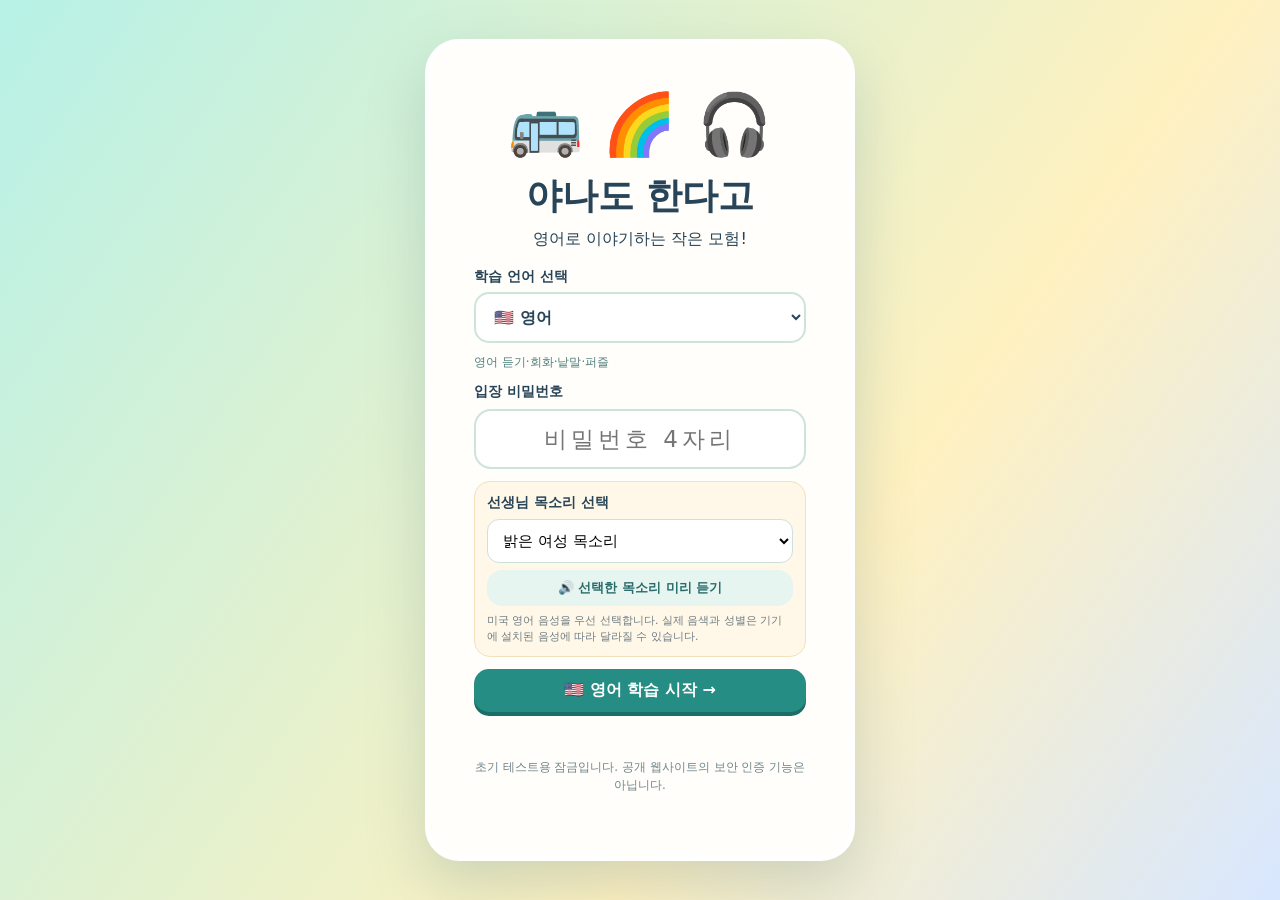
<file: english/start-v02.html>
<!doctype html><html lang="ko"><head><meta charset="utf-8"><meta name="viewport" content="width=device-width,initial-scale=1"><meta http-equiv="refresh" content="0;url=./"><title>야나도 한다고 · 최신 버전 이동</title><script>window.location.replace("./");</script></head><body><p>최신 무료 버전(v0.3)으로 이동합니다. <a href="./">야나도 한다고 열기</a></p></body></html>
</file>
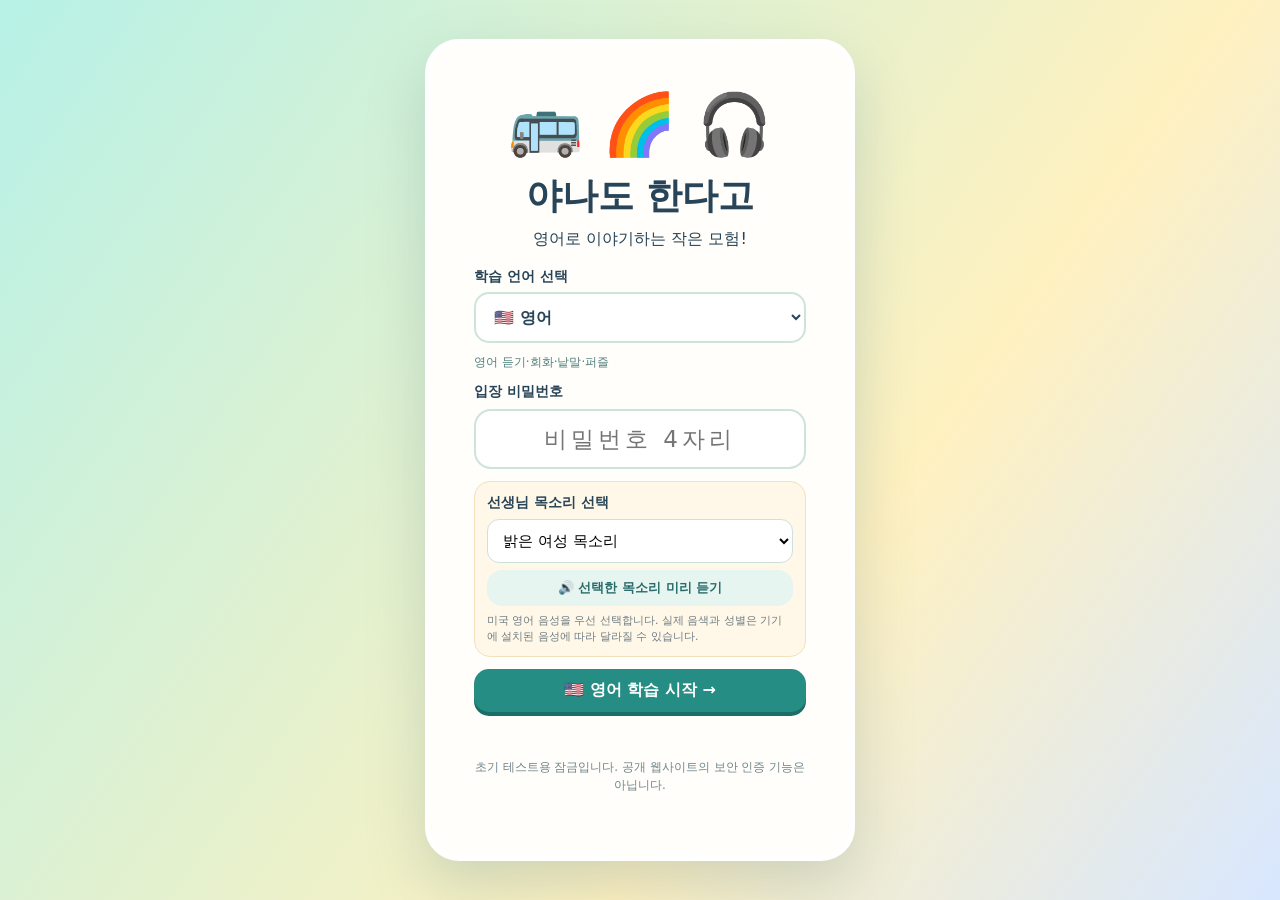
<file: english/start-v03.html>
<!doctype html><html lang="ko"><head><meta charset="utf-8"><meta name="viewport" content="width=device-width,initial-scale=1"><meta http-equiv="refresh" content="0;url=./?v=05"><title>야나도 한다고 v0.4</title><script>location.replace('./?v=05');</script></head><body><p>최신 버전으로 이동합니다. <a href="./?v=05">야나도 한다고 열기</a></p></body></html>
</file>
<file: english/style-v03.css>
:root{--ink:#274458;--sub:#607d86;--pink:#ffdfd0;--mint:#c8f4e5;--sky:#dcecff;--yellow:#fff1b7;--purple:#e9ddff;--card:#fffefd;--line:#d9e9e5;--teal:#268b85;--red:#b95056}*{box-sizing:border-box}html{scroll-behavior:smooth}body{margin:0;min-height:100svh;font-family:ui-rounded,"Apple SD Gothic Neo","Noto Sans KR",system-ui,-apple-system,sans-serif;color:var(--ink);background:radial-gradient(circle at top left,#ddfaf1 0,transparent 35%),radial-gradient(circle at top right,#fff0d6 0,transparent 32%),#f9faf5}button,input,textarea,select{font:inherit}button{cursor:pointer;touch-action:manipulation;transition:transform .15s,box-shadow .2s}button:hover{transform:translateY(-1px)}button:focus-visible,input:focus-visible,select:focus-visible,textarea:focus-visible{outline:3px solid #499bd0;outline-offset:2px}button:disabled{opacity:.6;cursor:not-allowed}button:active{transform:scale(.98)}[hidden]{display:none!important}.gate{position:fixed;inset:0;background:linear-gradient(125deg,#b7f1e7,#fff1c0 65%,#d8e7ff);z-index:50;display:grid;place-items:center;padding:20px}.login-card{max-width:430px;width:100%;text-align:center;padding:clamp(26px,5vw,44px);background:#fffefa;border:5px solid white;border-radius:34px;box-shadow:0 24px 60px #4772833b}.logomascot{font-size:60px;line-height:1.2}.login-card h1{margin:12px 0 3px;font-size:clamp(26px,5vw,36px)}.login-card p{margin:8px 0 18px}.login-card label{display:block;text-align:left;font-weight:800;font-size:14px}.login-card input{display:block;width:100%;margin:8px 0 12px;padding:15px;border:2px solid #cde4da;border-radius:17px;text-align:center;font-size:23px;letter-spacing:4px}.err{color:var(--red);min-height:20px;font-weight:700}.tiny{font-size:12px;color:#70848c;line-height:1.5}.btn-main,.btn-soft{min-height:43px;border-radius:15px;padding:11px 16px;font-weight:800;border:none}.btn-main{background:#258d83;color:white;box-shadow:0 4px 0 #1b6e68}.btn-soft{background:#e7f5f0;color:#286b6a}.btn-soft.small{min-height:36px;padding:8px 12px;font-size:13px}.login-card .btn-main{width:100%}.masthead{padding:12px max(15px,calc((100vw - 1220px)/2));display:flex;gap:16px;align-items:center;justify-content:space-between;background:#ffffffd9;border-bottom:1px solid #e5efea;position:sticky;top:0;z-index:12;backdrop-filter:blur(12px)}.brand{display:flex;align-items:center;gap:10px}.brand-icon{width:52px;height:52px;display:grid;place-items:center;border-radius:17px;background:#ffe6aa;font-size:31px}.brand strong{display:block;font-size:clamp(18px,3vw,24px)}.brand span{display:block;color:var(--sub);font-size:11px}.header-actions{display:flex;align-items:center;gap:8px}.level,.pill{padding:7px 10px;border-radius:30px;background:#fff0c4;color:#655022;font-size:12px;font-weight:800;display:inline-block}.shell{max-width:1230px;padding:0 clamp(12px,3vw,26px) 26px;margin:auto}.topnav{display:flex;gap:7px;padding:14px 0 12px;overflow-x:auto;scrollbar-width:thin;position:sticky;top:75px;z-index:10;background:linear-gradient(#f9faf5 83%,#f9faf500)}.topnav button{white-space:nowrap;padding:11px 14px;border-radius:14px;border:2px solid transparent;background:#ffffff;color:#426374;font-weight:800}.topnav button.active{background:#268b85;color:#fff;box-shadow:0 3px 0 #1c6664}.page{display:none;animation:enter .24s ease}.page.active{display:block}@keyframes enter{from{opacity:.1;transform:translateY(6px)}to{opacity:1;transform:translateY(0)}}.eyebrow{font-size:11px;font-weight:900;letter-spacing:1.4px;color:#368d87}.hero{background:linear-gradient(115deg,#bdf1e4,#fff0c5);border:4px solid white;box-shadow:0 10px 40px #7fb3ad26;min-height:260px;display:flex;justify-content:space-between;align-items:center;overflow:hidden;border-radius:31px;padding:clamp(20px,4vw,38px)}.hero h1{font-size:clamp(30px,5vw,46px);line-height:1.2;margin:10px 0}.hero p{margin-bottom:23px}.hero-art{font-size:clamp(60px,12vw,130px);filter:drop-shadow(0 12px 4px #88a79a88)}.hero-art span{font-size:.55em}.stat-row{display:grid;grid-template-columns:repeat(4,minmax(0,1fr));gap:10px;margin:16px 0}.stat{background:#fffcf7;border:2px solid white;border-radius:19px;padding:15px;text-align:center;box-shadow:0 7px 19px #7d94891a}.stat strong{display:block;font-size:clamp(22px,3.4vw,32px);color:#27897f}.stat span{font-size:12px;color:var(--sub)}.menu-grid{display:grid;grid-template-columns:repeat(3,minmax(0,1fr));gap:13px}.tile{min-height:153px;border:3px solid white;border-radius:25px;padding:18px 15px;display:flex;flex-direction:column;align-items:flex-start;text-align:left;box-shadow:0 5px 18px #839f9420}.tile span{font-size:42px}.tile strong{margin-top:9px;font-size:18px}.tile small{color:#546a6e;margin-top:6px}.mint{background:#d0f4e8}.blue{background:#dfecff}.peach{background:#ffe5d8}.yellow{background:#fff1c2}.lilac{background:#ece1ff}.section-title{margin:16px 3px}.section-title h2{font-size:clamp(22px,3.5vw,30px);margin:3px 0 5px}.section-title p{margin:5px 0;color:var(--sub);font-size:14px}.toolbar{display:flex;flex-wrap:wrap;align-items:end;gap:9px;margin:13px 0}.toolbar label{display:flex;flex-direction:column;gap:5px;color:#56717b;font-size:12px;font-weight:800}.toolbar input,.toolbar select{max-width:100%;min-height:42px;border:2px solid #d7e8e3;border-radius:12px;background:white;color:#314e5a;padding:9px;font-size:14px}.toolbar label:has(#freeEndpoint){min-width:min(260px,100%);flex:1}.study-layout{display:grid;grid-template-columns:minmax(250px,40%) minmax(0,60%);gap:16px}.stage-column,.conversation-column{min-width:0}.stage{height:clamp(240px,33vw,375px);position:relative;isolation:isolate;overflow:hidden;border:6px solid white;border-radius:29px;background:linear-gradient(120deg,#b8e5f1,#fbe0ac);box-shadow:0 14px 25px #719f9b26}.stage-img{position:absolute;inset:-10px;background-size:cover;background-position:center;opacity:.74;filter:blur(3.8px);z-index:-1}.stage-emoji{position:absolute;top:12%;left:13%;font-size:clamp(56px,8vw,100px);filter:drop-shadow(0 10px 2px #305c6430)}.stage-person{position:absolute;right:9%;bottom:12%;font-size:clamp(72px,11vw,135px);filter:drop-shadow(0 11px 3px #31546542)}.stage-caption{position:absolute;bottom:10px;left:10px;right:10px;padding:9px 12px;border-radius:14px;background:#ffffffcc;font-size:14px;font-weight:800;backdrop-filter:blur(7px)}.info-strip{display:flex;justify-content:space-between;align-items:center;margin:12px 4px;color:#56717b;font-size:13px}.chatbox{height:clamp(285px,45vh,500px);overflow-y:auto;display:flex;flex-direction:column;gap:10px;background:#ffffffdd;border:3px solid white;border-radius:25px;padding:17px;box-shadow:0 7px 23px #8dada32b}.bubble{max-width:92%;width:fit-content;border-radius:22px 22px 22px 5px;background:#deedf9;padding:13px 16px;font-size:15px;line-height:1.65;overflow-wrap:anywhere}.bubble.user{align-self:flex-end;background:#dcf6e8;border-radius:22px 22px 5px 22px}.bubble .who{display:block;font-size:12px;font-weight:900;color:#5a8495;margin-bottom:3px}.bubble.user .who{color:#338b6a}.bubble .ko{display:block;color:#607e85;font-size:13px;border-top:1px dashed #abc5ce;margin-top:8px;padding-top:7px}.switches{display:flex;gap:7px;flex-wrap:wrap;margin:10px 0}.switches .btn-soft{font-size:12px;min-height:37px;padding:8px 12px}.switches .btn-soft.active{background:#bfdff0;color:#165c7b}.glossbox{background:#eef7ff;border:2px solid #d8eafa;padding:12px;border-radius:18px;margin-bottom:9px;max-height:200px;overflow:auto}.glosslist{display:flex;flex-wrap:wrap;gap:5px}.glossword{border:1px solid #cfe1e9;background:#fff;border-radius:10px;padding:7px 10px;font-weight:800;font-size:12px;color:#3d6f85}.tipbox{background:#fff4d6;border:2px solid #ffe6a8;border-radius:18px;padding:13px;margin:10px 0;color:#72632c;line-height:1.5;font-size:14px}.notice{padding:13px 16px;background:#fff0d4;border-left:4px solid #e4b862;border-radius:12px;font-size:13px;line-height:1.5}.response{background:#fff;border:2px solid white;border-radius:20px;padding:12px;box-shadow:0 5px 20px #91aba01a}.response textarea{resize:vertical;min-height:70px;width:100%;border:2px solid #d3e7df;border-radius:13px;padding:11px;font-size:16px;line-height:1.4}.response-actions{display:flex;gap:8px;justify-content:flex-end;flex-wrap:wrap;margin-top:8px}.status{font-size:12px;color:#597e7d;min-height:18px;margin:8px}.quizcard{display:grid;grid-template-columns:minmax(240px,37%) minmax(0,63%);gap:14px}.quizscene{border:5px solid white;overflow:hidden;position:relative;min-height:360px;border-radius:24px;background:linear-gradient(140deg,#d2f3ec,#fff4ca)}.quiz-emoji{position:absolute;font-size:clamp(70px,12vw,120px);top:30%;left:25%}.question-card{background:white;border-radius:24px;padding:22px}.question-card h3{font-size:clamp(18px,2.5vw,25px);line-height:1.5}.quiz-answers{display:grid;gap:8px}.option{display:flex;gap:12px;align-items:center;background:#f3f9f6;border-radius:15px;border:2px solid transparent;padding:14px;text-align:left;color:#294c59;font-weight:700;min-height:52px}.option .letter{display:grid;place-items:center;min-width:28px;height:28px;border-radius:50%;background:white}.option.correct{background:#d8f8e7;border-color:#41b184}.option.wrong{background:#fff1e6;border-color:#de9d84}.word-grid{display:grid;grid-template-columns:repeat(5,minmax(0,1fr));gap:11px}.wordcard{position:relative;border:3px solid white;border-radius:22px;background:linear-gradient(150deg,#def5f1,#fff6df);padding:14px 10px;display:flex;align-items:center;flex-direction:column;text-align:center;min-width:0;gap:7px;box-shadow:0 4px 11px #92aaa120}.wordcard .wordicon{width:74px;height:74px;display:grid;place-items:center;font-size:38px;border-radius:22px;background:#fffdfa;border:2px solid #ffffff}.wordcard strong{font-size:15px;overflow-wrap:anywhere}.wordcard .meaning{font-weight:700;color:#487b80;font-size:13px;min-height:20px}.wordcard .wordactions{display:flex;gap:5px;flex-wrap:wrap;justify-content:center}.minibtn{border-radius:11px;background:white;padding:7px 9px;color:#346b76;font-size:12px;font-weight:800;min-height:35px}.minibtn.known{background:#ace9c9;color:#156749}.full{width:100%;margin:15px 0}.puzzle-layout{display:grid;grid-template-columns:minmax(0,62%) minmax(200px,38%);gap:15px}.puzzle-viewport{background:#fff;border:3px solid white;border-radius:20px;overflow:auto;max-width:100%;padding:15px;touch-action:pan-x pan-y;-webkit-overflow-scrolling:touch}.puzzle-grid{display:grid;gap:1px;width:max-content;margin:auto}.crosscell{position:relative;width:var(--crossSize,29px);height:var(--crossSize,29px)}.crosscell.black{background:#d7e3e1;border-radius:3px}.crosscell input{display:block;width:100%;height:100%;padding:0;text-align:center;line-height:1;background:#fff;border:1px solid #bdcfce;border-radius:3px;font-size:clamp(16px,1.9vw,19px);font-weight:900;text-transform:uppercase;color:#224f57;outline:none}.crosscell input.chosen{background:#e7f7c2}.crosscell input:focus{background:#fff0a8;border:2px solid #e5b65b}.crosscell input.correct{background:#d7fae8}.crossnum{position:absolute;top:0;left:2px;font-size:9px;font-weight:800;color:#6c8a86;pointer-events:none}.clue-panels{display:grid;gap:12px;align-content:start}.cluepanel{background:#fff;border:3px solid white;border-radius:20px;padding:12px;max-height:365px;overflow:auto}.cluepanel h3{margin:0 0 10px}.clue{display:block;width:100%;background:transparent;text-align:left;padding:7px 9px;border-radius:9px;font-size:13px;color:#335660;border:0}.clue.active{background:#ffedba;font-weight:900}.report-panel{background:#fff;border:3px solid white;border-radius:23px;padding:20px;margin:16px 0}.progressbar{height:12px;border-radius:99px;background:#e3eeec;overflow:hidden}.progressbar span{height:100%;display:block;background:#3fa9a0}.pill{background:#ffeac4}footer{padding:28px 0;text-align:center;font-size:12px;color:#819393;line-height:1.5}
@media(max-width:920px){.study-layout{grid-template-columns:38% minmax(0,62%);gap:12px}.word-grid{grid-template-columns:repeat(4,minmax(0,1fr))}.puzzle-layout{grid-template-columns:1fr}.clue-panels{grid-template-columns:1fr 1fr}}
@media(max-width:650px){.masthead{padding:10px 13px}.brand-icon{width:42px;height:42px;font-size:24px}.brand span{display:none}.brand strong{font-size:17px}.topnav{top:62px}.stat-row{grid-template-columns:repeat(2,1fr)}.menu-grid{grid-template-columns:repeat(2,minmax(0,1fr));gap:9px}.tile{padding:13px;min-height:143px}.tile strong{font-size:15px}.tile small{font-size:11px}.tile span{font-size:36px}.hero{min-height:220px}.hero-art{font-size:66px}.study-layout,.quizcard{grid-template-columns:1fr}.stage{height:245px}.chatbox{height:310px}.word-grid{grid-template-columns:repeat(3,minmax(0,1fr));gap:7px}.wordcard{padding:11px 6px;border-radius:16px}.wordcard .wordicon{height:60px;width:60px;font-size:32px}.wordcard strong{font-size:12px}.wordcard .wordactions{gap:3px}.minibtn{font-size:11px;padding:7px 5px}.clue-panels{grid-template-columns:1fr 1fr}.quizscene{min-height:175px}.quiz-emoji{top:14%;left:40%}.question-card{padding:15px}.puzzle-viewport{padding:8px}.crosscell{width:26px;height:26px}.crosscell input{font-size:16px}}
@media(max-width:410px){.menu-grid{grid-template-columns:repeat(2,1fr)}.hero h1{font-size:27px}.hero-art{font-size:49px}.word-grid{grid-template-columns:repeat(2,minmax(0,1fr))}.clue-panels{grid-template-columns:1fr}.header-actions .level{display:none}}
@media(min-width:1000px) and (max-width:1200px){.stage{height:355px}}
@media(prefers-reduced-motion:reduce){*,*::before,*::after{scroll-behavior:auto!important;animation:none!important;transition:none!important}}
</file>
<file: english/pet-v05.css>
/* Pet companion v0.5 — growth linked to all study modules */
.pet-dialog-open{overflow:hidden}
.pet-overlay{position:fixed;inset:0;z-index:90;background:#304971b5;display:grid;place-items:center;overflow:auto;padding:15px;backdrop-filter:blur(7px)}
.pet-modal{width:min(820px,100%);max-height:95svh;overflow:auto;background:linear-gradient(145deg,#fff8ff,#f0fbff 55%,#fff3db);border:5px solid white;box-shadow:0 24px 70px #30436e8c;border-radius:32px;padding:clamp(15px,3vw,30px);text-align:center}
.pet-title{font-size:clamp(24px,4vw,33px);font-weight:1000;letter-spacing:-1px;color:#4d426d;margin:5px 0}
.pet-desc{color:#69828d;font-size:14px;margin:6px auto 16px;line-height:1.5;max-width:600px}
.pet-options{display:grid;grid-template-columns:repeat(5,minmax(0,1fr));gap:10px;margin:16px 0}
.pet-option{border:3px solid #fff;min-width:0;min-height:126px;border-radius:20px;background:var(--pet-tint,#e8f1ff);display:flex;flex-direction:column;justify-content:center;align-items:center;gap:4px;color:#344f60;box-shadow:0 5px 15px #717f9626;position:relative}
.pet-option.selected{border-color:#31989e;box-shadow:0 0 0 3px #b4f1de;transform:translateY(-2px)}
.pet-option.selected::after{content:"✓";position:absolute;right:6px;top:5px;width:22px;height:22px;border-radius:100%;background:#1d9b83;color:white;display:grid;place-items:center;font-size:13px;font-weight:900}
.pet-icon{display:block;width:90px;height:83px;max-width:100%;display:grid;place-items:center;font-size:49px}
.pet-drawing{display:block;width:100%;height:100%;object-fit:contain;filter:drop-shadow(0 4px 2px #526e7e26)}
.pet-option:hover .pet-drawing{transform:scale(1.06)}
.pet-name-field{display:block;text-align:left;font-size:13px;font-weight:800;max-width:420px;margin:8px auto}
.pet-name-field input{margin-top:7px;width:100%;height:44px;border-radius:12px;border:2px solid #d5dce9;padding:8px 12px;font-size:16px;background:white}
.pet-adopt{width:min(420px,100%);margin:12px auto 3px;font-size:18px}
.pet-preview-home{display:flex;gap:14px;align-items:center;padding:12px 17px;border-radius:21px;border:3px solid #fff;background:linear-gradient(110deg,#ffe9fa,#e9f9ff);margin:13px 0;box-shadow:0 5px 18px #769ea628;flex-wrap:wrap}
.pet-preview-home .preview-pet{font-size:42px;width:73px;height:65px;display:grid;place-items:center}
.pet-preview-home .preview-pet .pet-drawing{width:73px;height:65px}
.pet-preview-home b{display:block;font-size:17px}.pet-preview-home small{display:block;color:#647b82;font-size:12px;margin:3px 0}
.pet-preview-home button{margin-left:auto}
.pet-grid{display:grid;grid-template-columns:minmax(0,57%) minmax(260px,43%);gap:15px}
.pet-playground{border:5px solid white;border-radius:28px;overflow:hidden;background:linear-gradient(#a6e3ff 0 46%,#e1faad 46% 65%,#a6dd72 65%);position:relative;min-height:410px;box-shadow:0 8px 24px #698a952d;padding:14px}
.pet-playground::before{content:"☁️       ☁️";position:absolute;top:34px;left:3%;right:3%;color:#fff;font-size:29px;letter-spacing:65px;opacity:.85}
.pet-playground::after{content:"🌳";position:absolute;left:14px;bottom:65px;font-size:80px;filter:drop-shadow(0 6px 3px #63815b55)}
.pet-hut{position:absolute;right:20px;bottom:72px;font-size:85px;filter:drop-shadow(0 6px 2px #b19e7273)}
.pet-title-pill{position:relative;z-index:2;width:max-content;max-width:100%;padding:7px 12px;border-radius:20px;color:white;background:#3668a5dd;font-size:15px;font-weight:900}
.pet-avatar{position:absolute;left:50%;top:51%;transform:translate(-50%,-50%);width:clamp(128px,24vw,240px);height:clamp(128px,24vw,240px);border:7px solid #ffffffcf;border-radius:46%;display:grid;place-items:center;font-size:clamp(87px,13vw,135px);box-shadow:0 13px 20px #71887a36;z-index:3;overflow:hidden}
.pet-avatar .pet-drawing{width:92%;height:92%;object-fit:contain;image-rendering:auto}
.pet-avatar[data-stage="1"] .pet-drawing{transform:scale(.58)}
.pet-avatar[data-stage="2"] .pet-drawing{transform:scale(.72)}
.pet-avatar[data-stage="3"] .pet-drawing{transform:scale(.86)}
.pet-avatar[data-stage="4"] .pet-drawing{transform:scale(1)}
.pet-heart{position:absolute;top:28%;right:19%;font-size:38px;z-index:3;animation:petHeartbeat 2s ease-in-out infinite}
.pet-bowl{position:absolute;left:44%;bottom:17px;z-index:4;font-size:60px;transform:translateX(-50%);filter:drop-shadow(0 4px 2px #88835f44)}
.pet-notice{min-height:42px;margin:12px 2px 5px;padding:10px;border-radius:13px;background:#fff5d5;color:#67622a;line-height:1.4;font-weight:750;font-size:13px}
.pet-side{display:flex;flex-direction:column;gap:12px}
.pet-box{background:#fff;border:3px solid white;border-radius:23px;padding:17px;box-shadow:0 5px 13px #8ca59b1b}
.pet-box h3{margin:0 0 10px;font-size:17px}
.pet-current{font-size:15px;color:#5c7a87;margin-bottom:6px}
.pet-current strong{font-size:25px;color:#25867b}
.pet-meter{width:100%;height:14px;border-radius:20px;background:#dfefeb;overflow:hidden;margin:12px 0 6px}
.pet-meter-fill{height:100%;width:0;border-radius:20px;background:linear-gradient(90deg,#59d49d,#35b9c3);transition:width .35s}
.pet-food-panel{display:flex;align-items:center;gap:9px;flex-wrap:wrap}
.pet-food-panel .btn-main{flex:1}.pet-food-panel .btn-soft{flex:1}
.pet-stage-row{display:grid;grid-template-columns:repeat(5,1fr);gap:5px;margin:8px 0}
.pet-stage-cell{text-align:center;min-width:0;padding:8px 3px;border-radius:13px;background:#f7f0fd;border:1px solid #eee6f5}
.pet-stage-cell .stage-emoji{font-size:27px}.pet-stage-cell span{display:block;font-size:10px;font-weight:800;color:#796d91}
.pet-petstats{display:grid;grid-template-columns:repeat(4,1fr);gap:5px}
.pet-stat{background:#f3f9f6;border-radius:12px;display:flex;flex-direction:column;align-items:center;gap:3px;padding:8px 3px;text-align:center}
.pet-stat span{font-size:22px}.pet-stat strong{font-size:14px}.pet-stat small{font-size:10px;color:#6a8185}
.pet-log{padding-left:18px;margin:6px 0 0;max-height:170px;overflow:auto;font-size:12px;color:#607c81;line-height:1.8}
.pet-name-edit{display:flex;gap:6px}.pet-name-edit input{width:100%;max-width:220px;min-width:0;padding:8px 12px;border-radius:11px;border:2px solid #e0eae5}
.pet-munch{animation:petMunch .65s ease}
@keyframes petMunch{0%,100%{transform:translate(-50%,-50%) scale(1)}30%{transform:translate(-50%,-50%) scale(1.16) rotate(-7deg)}65%{transform:translate(-50%,-50%) scale(.95) rotate(6deg)}}
@keyframes petHeartbeat{0%,100%{transform:scale(1)}40%{transform:scale(1.17)}}
@media(max-width:880px){.pet-grid{grid-template-columns:1fr}.pet-playground{min-height:355px}.pet-avatar{width:220px;height:220px}.pet-options{grid-template-columns:repeat(5,minmax(0,1fr))}}
@media(max-width:600px){.pet-options{grid-template-columns:repeat(3,minmax(0,1fr));gap:6px}.pet-option{min-height:100px;padding:4px}.pet-icon{width:70px;height:64px}.pet-modal{border-radius:19px;padding:12px}.pet-preview-home{gap:8px}.pet-preview-home button{flex:1 0 100%}.pet-playground{min-height:330px}.pet-avatar{width:170px;height:170px;top:50%}.pet-hut{font-size:69px;right:12px}.pet-bowl{font-size:47px}.pet-box{padding:13px}.pet-petstats{grid-template-columns:repeat(4,1fr)}}
@media(max-width:350px){.pet-options{grid-template-columns:repeat(2,minmax(0,1fr))}.pet-stage-cell .stage-emoji{font-size:21px}}
@media(prefers-reduced-motion:reduce){.pet-heart{animation:none}.pet-munch{animation:none}}
</file>
<file: english/ui-v07.css>
/* 야나도 한다고 v0.7: speech, translations, response feedback, differentiated vocabulary */
.voice-login{background:#fff7e7;border:1px solid #f2e1bd;border-radius:16px;padding:12px;margin:12px 0;display:flex;flex-direction:column;gap:7px;text-align:left}
.voice-login label{font-weight:800;font-size:14px}
.voice-login select{border-radius:12px;border:1px solid #cce1dc;padding:11px;background:#fff;font-size:15px}
.voice-login small{font-size:11px;line-height:1.45;color:#6f7d84}
.voice-login .btn-soft{align-self:stretch}
.meaning-eval{border:2px solid #e3e8df;border-radius:17px;margin:11px 0;padding:13px 16px;line-height:1.5;background:#f8f7f2;color:#2e4f59;box-shadow:0 3px 11px #6478751b}
.meaning-eval.clear{background:#e8f9ee;border-color:#7ac39b;color:#246b45}
.meaning-eval.unclear{background:#fff9e3;border-color:#e7c775;color:#785d25}
.meaning-eval.offtopic{background:#fff0ed;border-color:#e6a9a1;color:#914a44}
.meaning-eval strong{display:block;font-size:15px;margin-bottom:6px}
.meaning-eval p{font-size:13px;margin:3px 0 7px;line-height:1.6}
.meaning-eval small{display:block;font-size:12px;line-height:1.55}
.meaning-eval .evaluation-note{font-size:10px;opacity:.78;margin-top:8px;border-top:1px dashed #a7bfbd;padding-top:6px}
.quiz-tools{display:flex;gap:8px;flex-wrap:wrap;margin:8px 0 15px}
.quiz-tools button{font-size:12px;padding:8px 11px;min-height:37px}
.quiz-tools button[aria-pressed=true],.quiz-mini-action[aria-pressed=true]{background:#d7f2e9;color:#176e63}
.quiz-korean{background:#fff4d8;border:1px solid #efdcab;border-radius:12px;padding:9px 12px;color:#6a572c;margin:7px 0 12px;font-size:13px;line-height:1.5}
.quiz-answers{display:flex;flex-direction:column;gap:10px}
.quiz-answer-row{display:grid;grid-template-columns:minmax(0,1fr) auto auto;gap:5px;align-items:start;border:1px solid #e0ebea;border-radius:17px;padding:6px;background:#fafdfe;min-width:0}
.quiz-answer-row .option{width:100%;min-width:0;min-height:46px;overflow-wrap:anywhere;line-height:1.45;font-size:14px;margin:0}
.quiz-mini-action{min-height:44px;padding:9px 10px;border-radius:12px;white-space:nowrap}
.quiz-answer-ko{grid-column:1/-1;margin:0 4px 5px;text-align:left}
.wordcard .wordicon{background:#fffdf6;border:1px solid #efeee5;width:72px;height:72px;border-radius:19px;display:grid;place-items:center;line-height:1;font-size:40px}
.wordcard .wordmonogram{font-size:25px;font-weight:900;background:linear-gradient(140deg,#fff4d6,#ecf6fa);color:#53848b;letter-spacing:1px}
.wordcard:has(.wordmonogram){background:linear-gradient(140deg,#f5faf9,#fffbef)}
.wordcard .meaning{line-height:1.35}
@media(max-width:600px){
.meaning-eval{padding:12px}
.quiz-tools{gap:6px}
.quiz-tools button{flex:1;min-width:95px;font-size:11px}
.quiz-answer-row{grid-template-columns:minmax(0,1fr) 43px 43px;padding:5px;gap:4px}
.quiz-answer-row .option{font-size:12px;padding:9px 7px;gap:6px;min-height:43px}
.quiz-mini-action{padding:7px;min-height:42px}
.wordcard .wordicon{width:60px;height:60px;font-size:34px}
.wordcard .wordmonogram{font-size:21px}
.voice-login{padding:9px}
}
</file>
<file: english/ja-ui-v08.css>
/* Shared English/Japanese login selector and Japanese text rendering, v0.8 */
.course-select{width:100%;margin:6px 0 10px;border:2px solid #cde4da;border-radius:15px;padding:13px 14px;background:#fff;color:#274458;font-weight:800;font-size:16px}
#courseLabel{text-align:left;margin:0 0 12px;color:#50817e;font-size:12px}
.voice-login select{width:100%}
.login-card label{margin-top:7px}
.login-card .voice-login label{margin-top:0}
body:has(#app:not([hidden])) .topnav{scroll-padding:18px}
#puzzleGrid .crosscell input[lang="ja"]{font-size:clamp(16px,2vw,20px);font-family:system-ui,"Hiragino Kaku Gothic ProN","Yu Gothic","Noto Sans JP",sans-serif;ime-mode:active}
#wordGrid .wordcard strong{font-family:"Hiragino Kaku Gothic ProN","Yu Gothic","Noto Sans JP",system-ui,sans-serif;word-break:break-all}
#guidedHistory .eng,#freeHistory .eng,#quizQuestion,#quizAnswers .option{font-family:"Hiragino Kaku Gothic ProN","Yu Gothic","Noto Sans JP",system-ui,sans-serif;line-height:1.75}
@media(max-width:600px){
.course-select{font-size:15px}
#puzzleGrid .crosscell input[lang="ja"]{font-size:17px}
#wordGrid .wordcard strong{font-size:12px;line-height:1.35}
}

.ja-kana-panel{background:#fffdf5;border:2px solid #e3eee8;border-radius:16px;margin:13px 0;padding:10px}
.ja-kana-panel .tiny{margin:0 0 8px}
.ja-kana-nav{display:flex;gap:6px;justify-content:flex-end;margin:6px 0 10px}
.ja-kana-grid{display:grid;grid-template-columns:repeat(10,minmax(0,1fr));gap:3px;max-height:245px;overflow:auto;padding:4px}
.ja-kana-key{border-radius:8px;border:1px solid #c2dfd6;background:#ecf8f2;color:#235f5d;font-size:17px;font-weight:800;min-height:35px;padding:0;touch-action:manipulation}
.ja-kana-key:hover,.ja-kana-key:focus-visible{background:#d5f2dd}
@media(max-width:700px){.ja-kana-grid{grid-template-columns:repeat(8,minmax(0,1fr))}.ja-kana-key{font-size:16px;min-height:37px}}
@media(max-width:420px){.ja-kana-grid{grid-template-columns:repeat(7,minmax(0,1fr))}.ja-kana-panel{padding:7px}.ja-kana-key{font-size:16px}}
</file>
<file: english/controls-v09.css>
/* v0.9 — English/Japanese quick switch and per-word crossword feedback */
.topnav .course-switch{display:flex;gap:3px;align-items:center;flex:none;padding:3px;background:#e8f5f1;border:1px solid #c6e5dc;border-radius:16px}
.topnav .course-switch .course-switch-btn{padding:8px 10px;border-radius:12px;min-height:39px;background:transparent;color:#416b70;border:2px solid transparent;font-size:13px;font-weight:800;white-space:nowrap}
.topnav .course-switch .course-switch-btn.course-active{background:#fff;color:#146f65;border-color:#52b19c;box-shadow:0 1px 4px #82aaa833}
.topnav .course-switch .course-switch-btn:hover{background:#f5fffd}
.topnav .course-switch .course-switch-btn.course-active:hover{background:#fff}
.single-word-panel{background:#f4fbf8;border:2px solid #badfd4;border-radius:16px;margin:12px 0;padding:12px 15px;display:grid;gap:7px}
.single-word-panel strong{font-weight:850;color:#226c68;font-size:14px}
.single-word-panel div{font-size:13px;color:#476875;line-height:1.55;overflow-wrap:anywhere}
.single-word-panel[data-result="correct"]{background:#e7f8e9;border-color:#70bf87}
.single-word-panel[data-result="wrong"]{background:#fff4e5;border-color:#e9bf74}
.single-word-panel[data-result="revealed"]{background:#eaf0ff;border-color:#a8bdeb}
.puzzle-grid .crosscell input.word-wrong{background:#fff0d6;border-color:#d1a354}
.puzzle-grid .crosscell input.correct{background:#d8f9e8}
@media(max-width:650px){
 .topnav .course-switch{padding:2px;border-radius:12px;gap:1px}
 .topnav .course-switch .course-switch-btn{min-height:36px;padding:7px 8px;font-size:12px;border-radius:9px}
 .single-word-panel{padding:10px 12px}
 #puzzleWordCheck,#puzzleWordReveal{font-size:12px;padding:9px 12px;min-height:39px}
}
</file>
